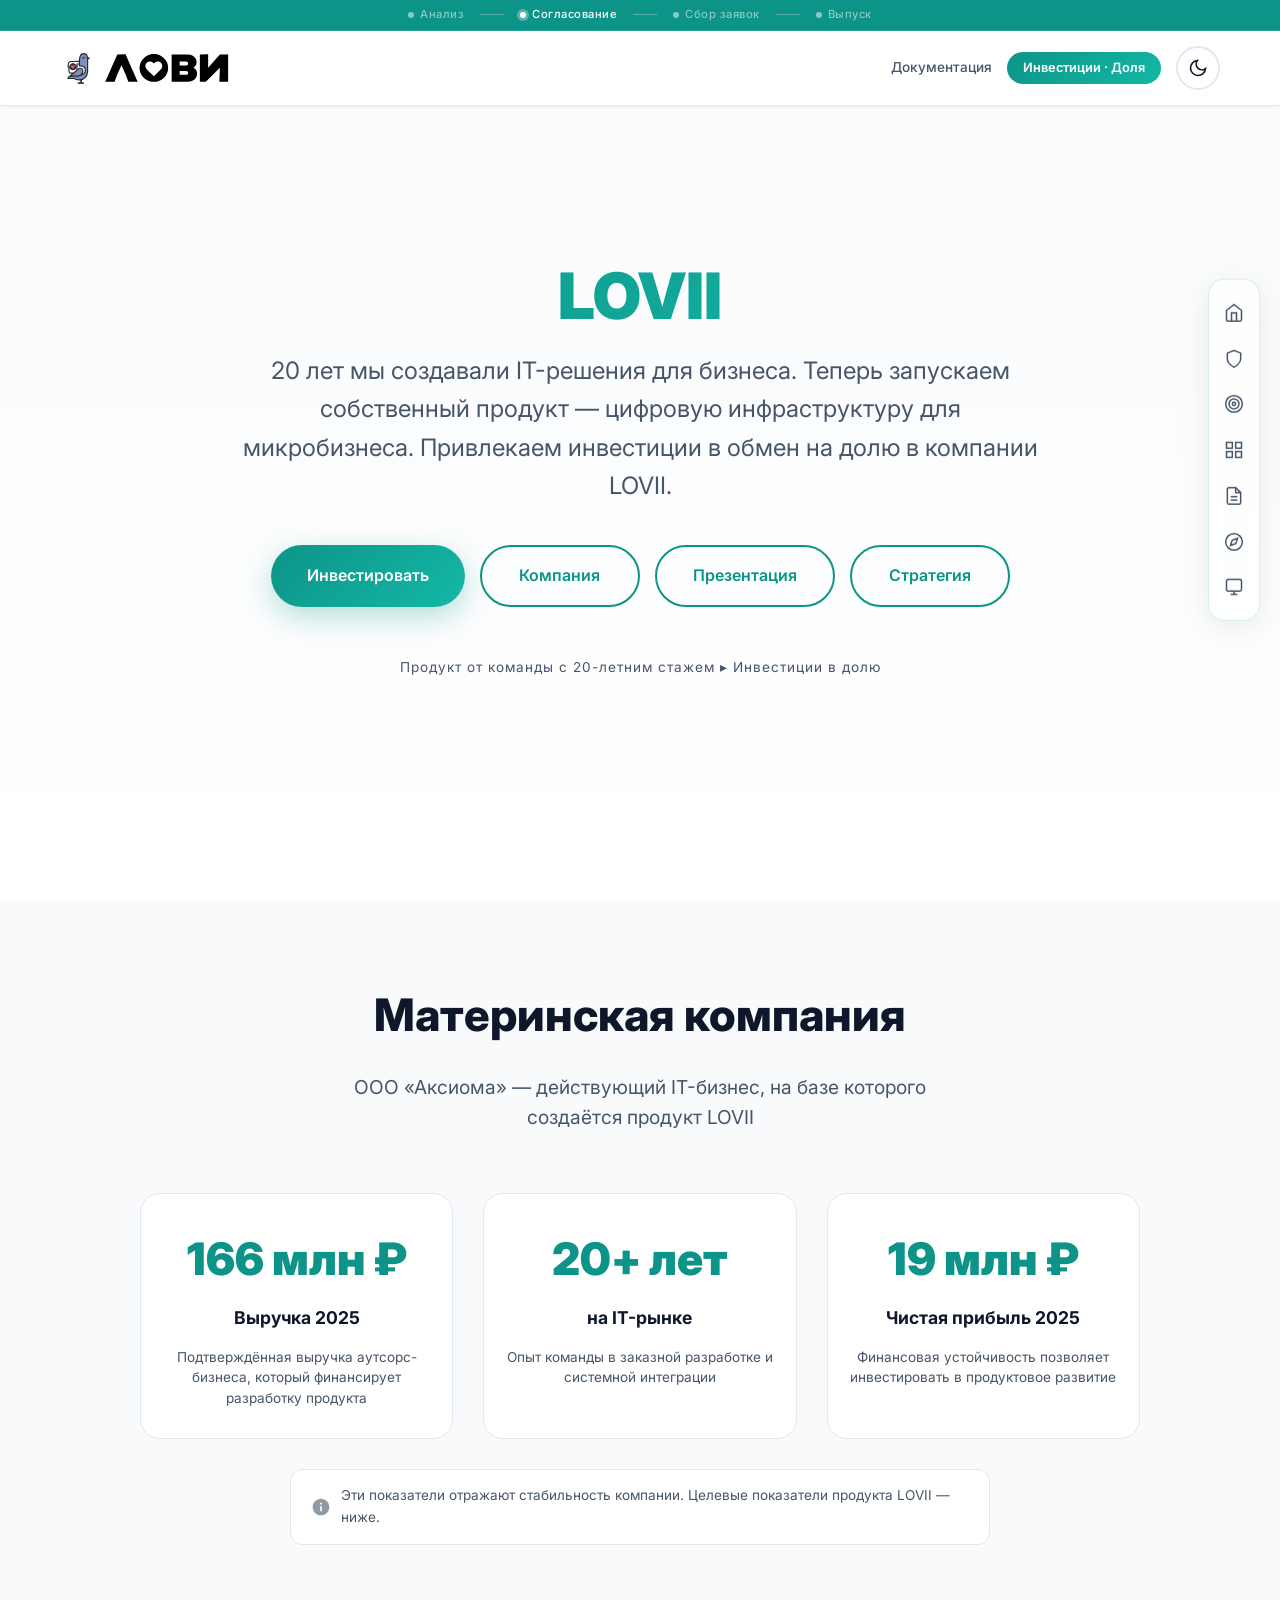
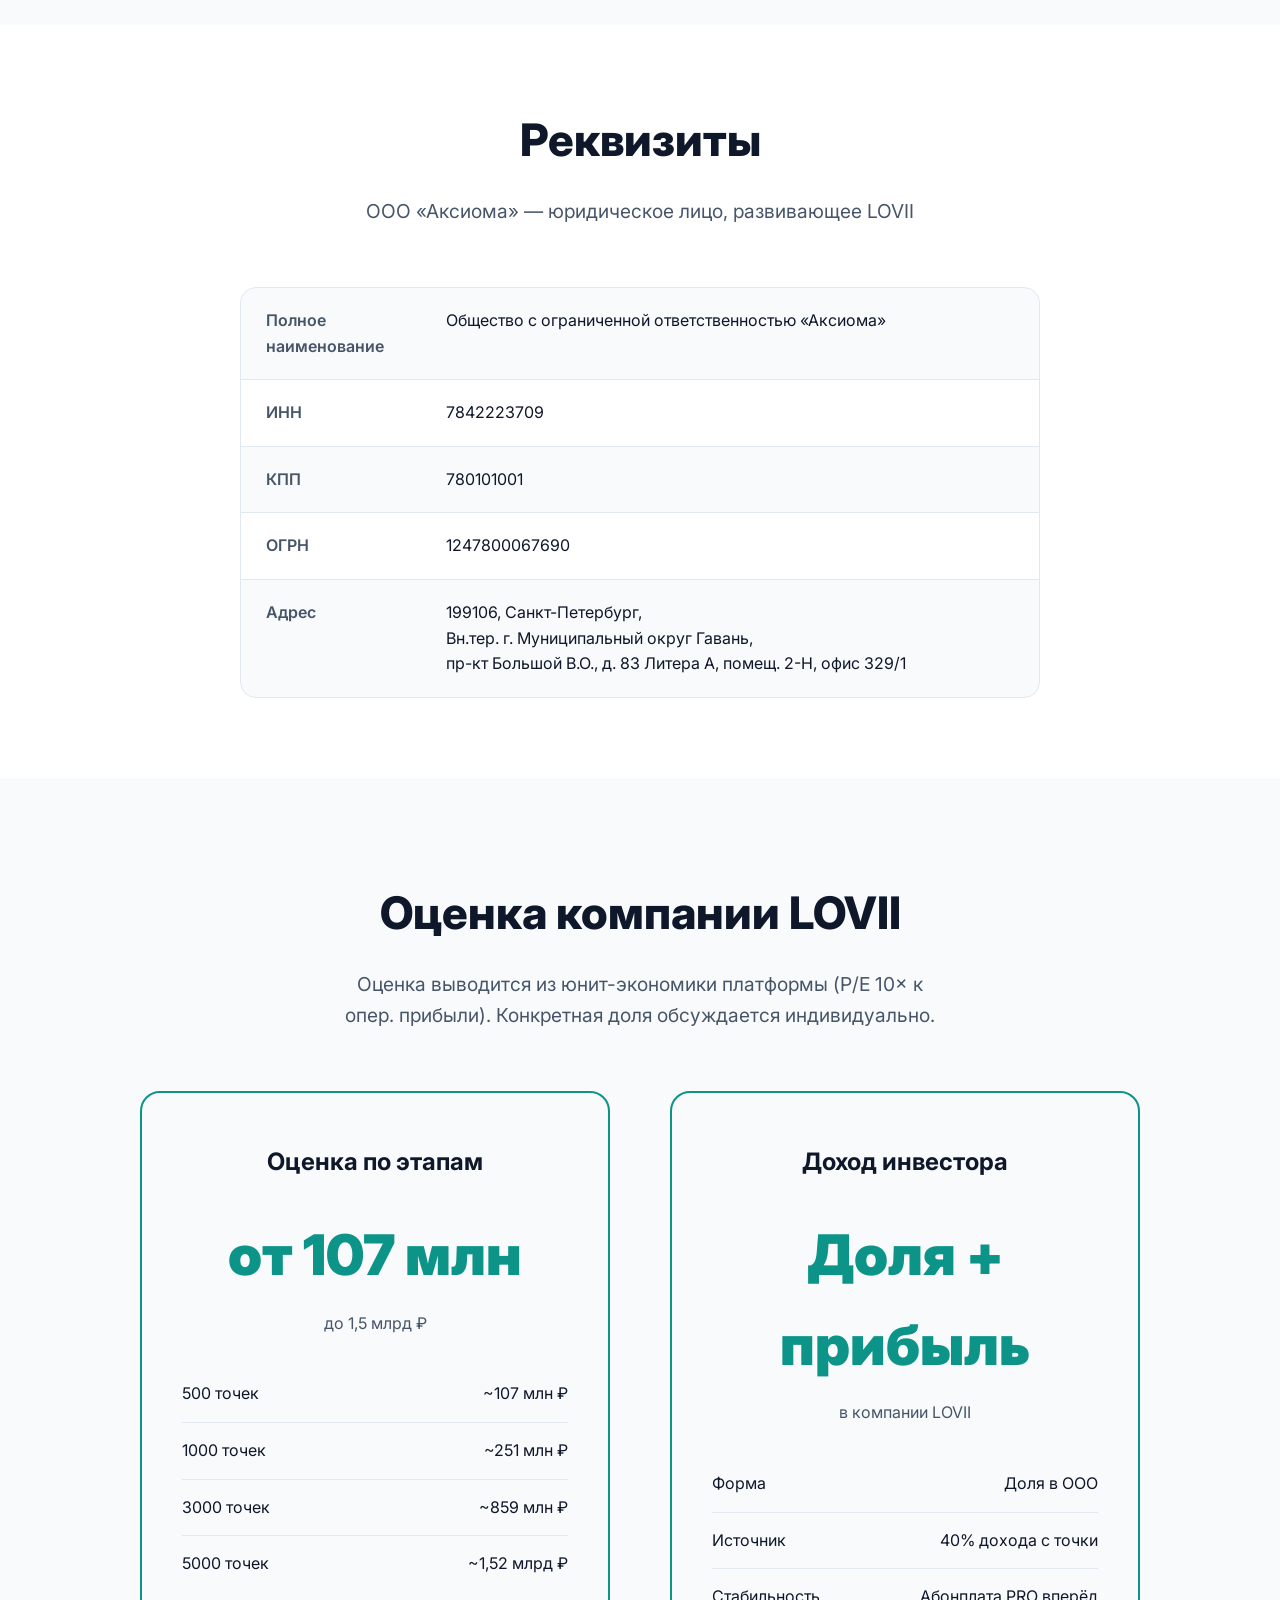
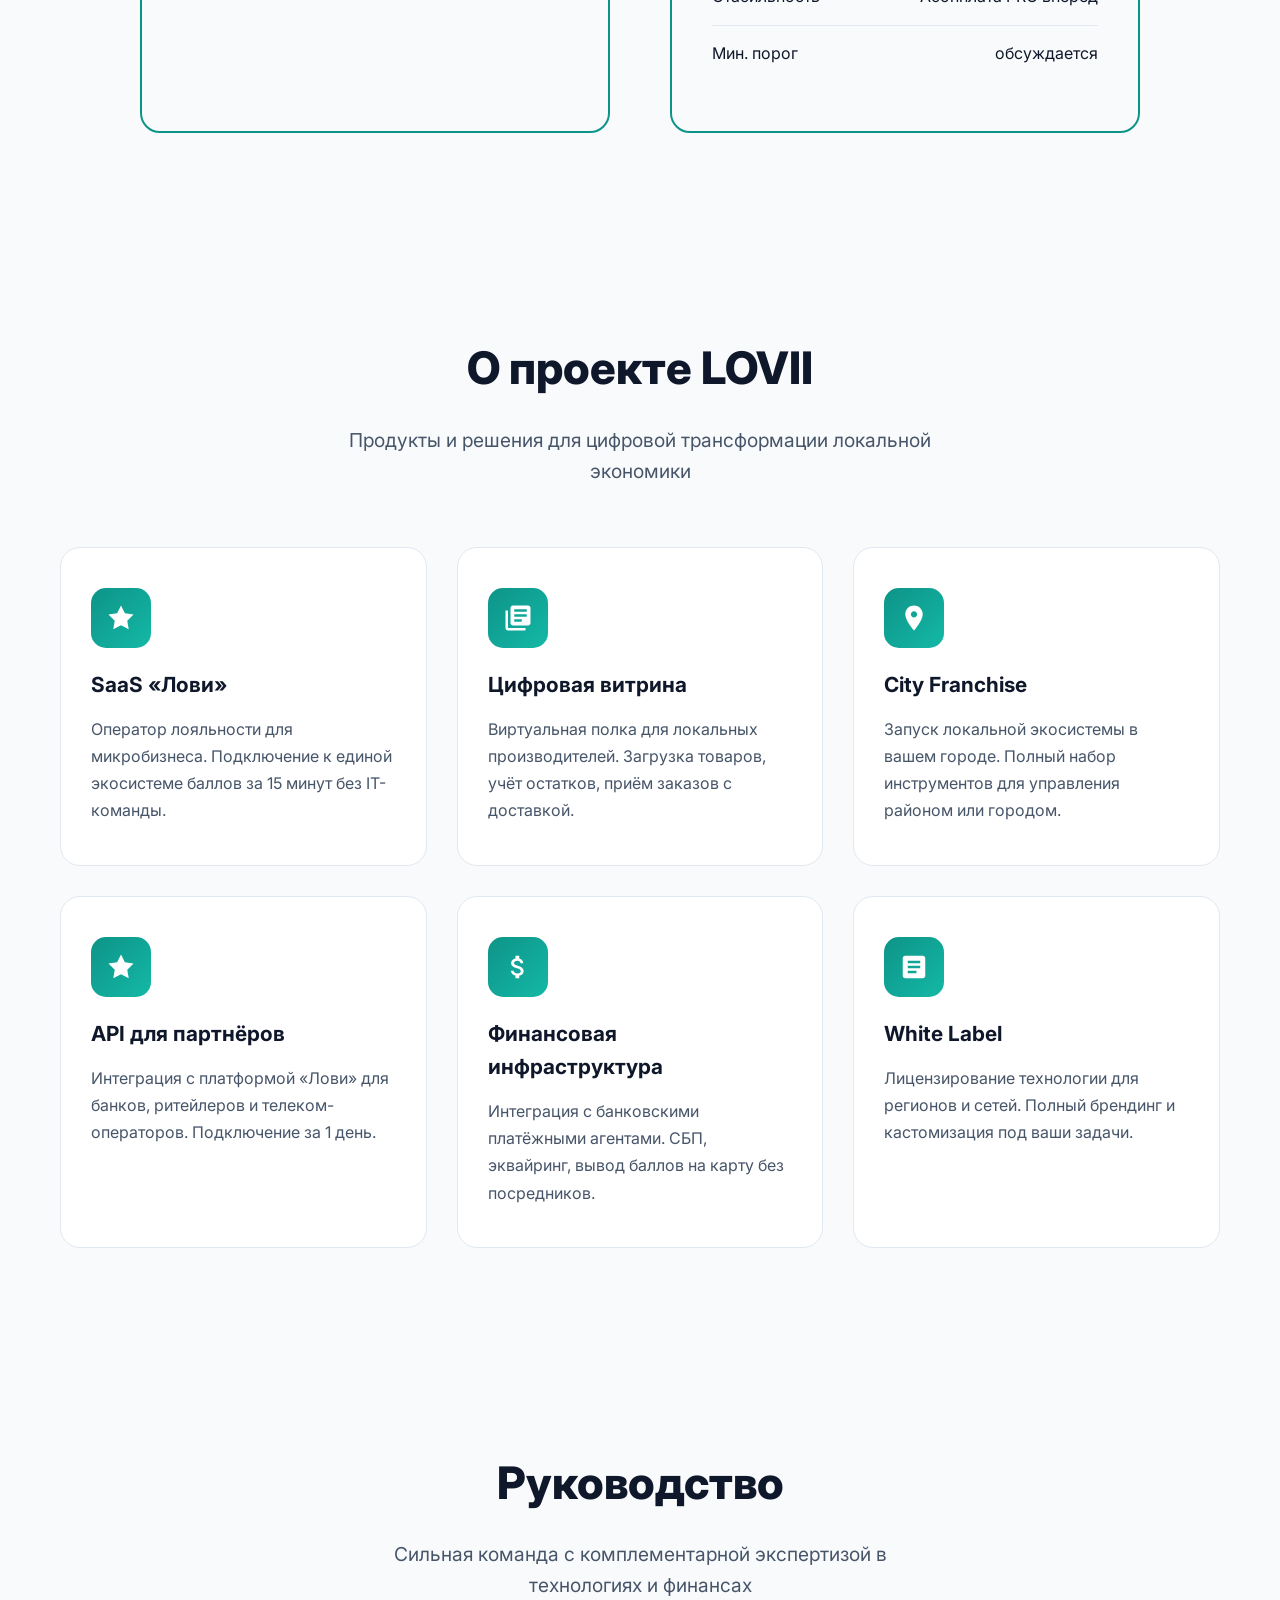
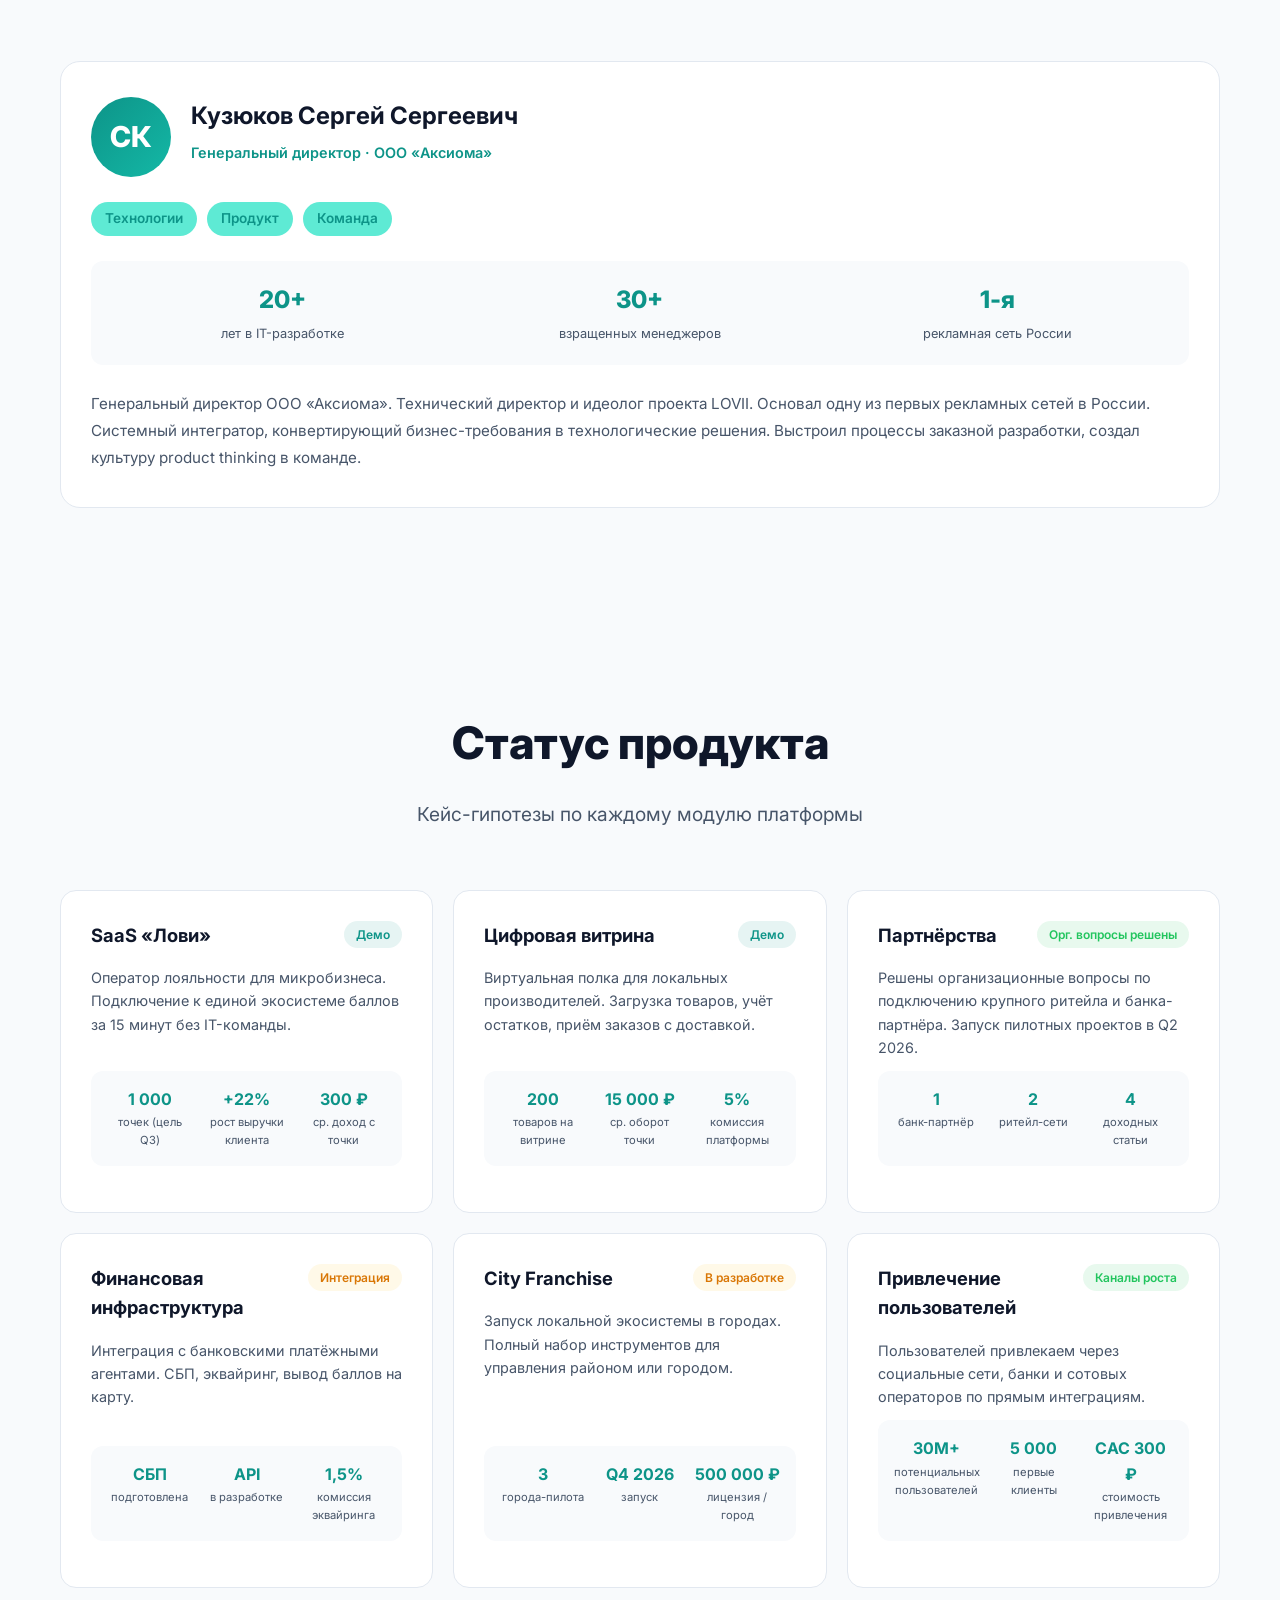
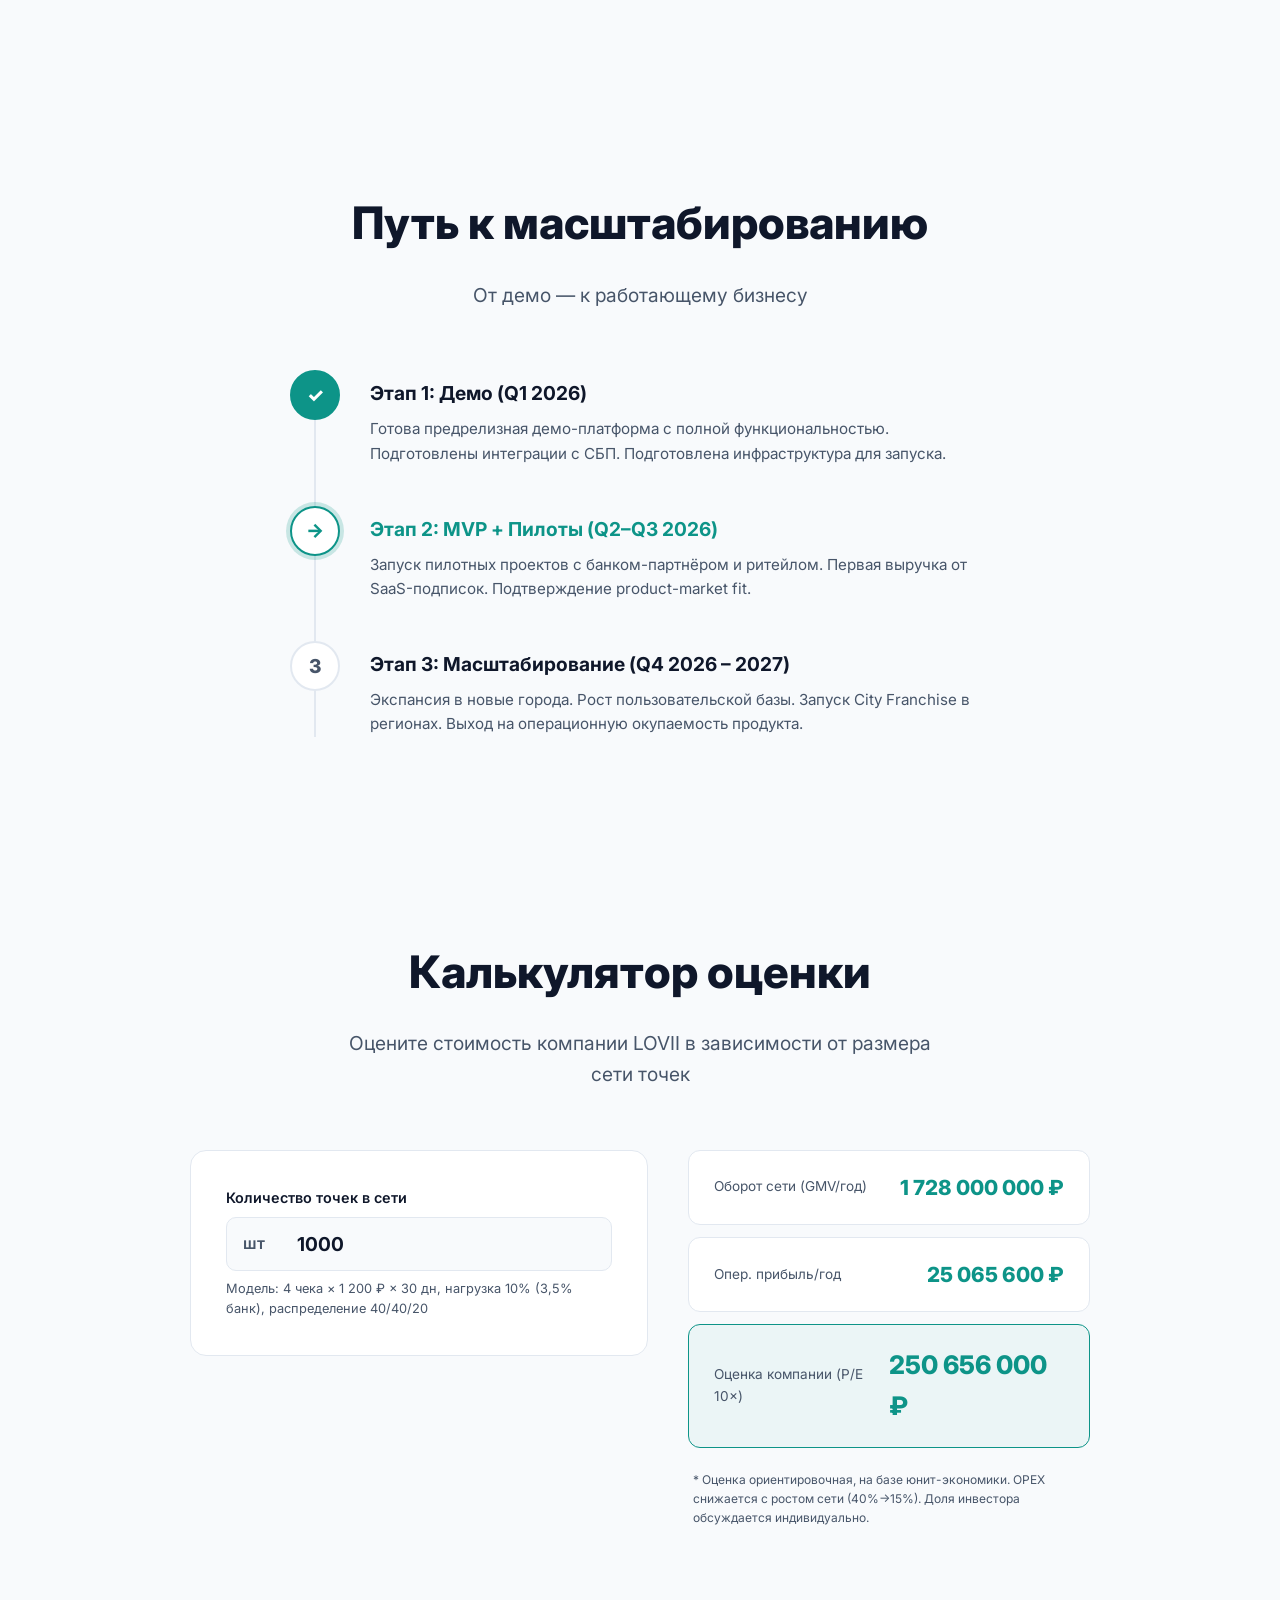
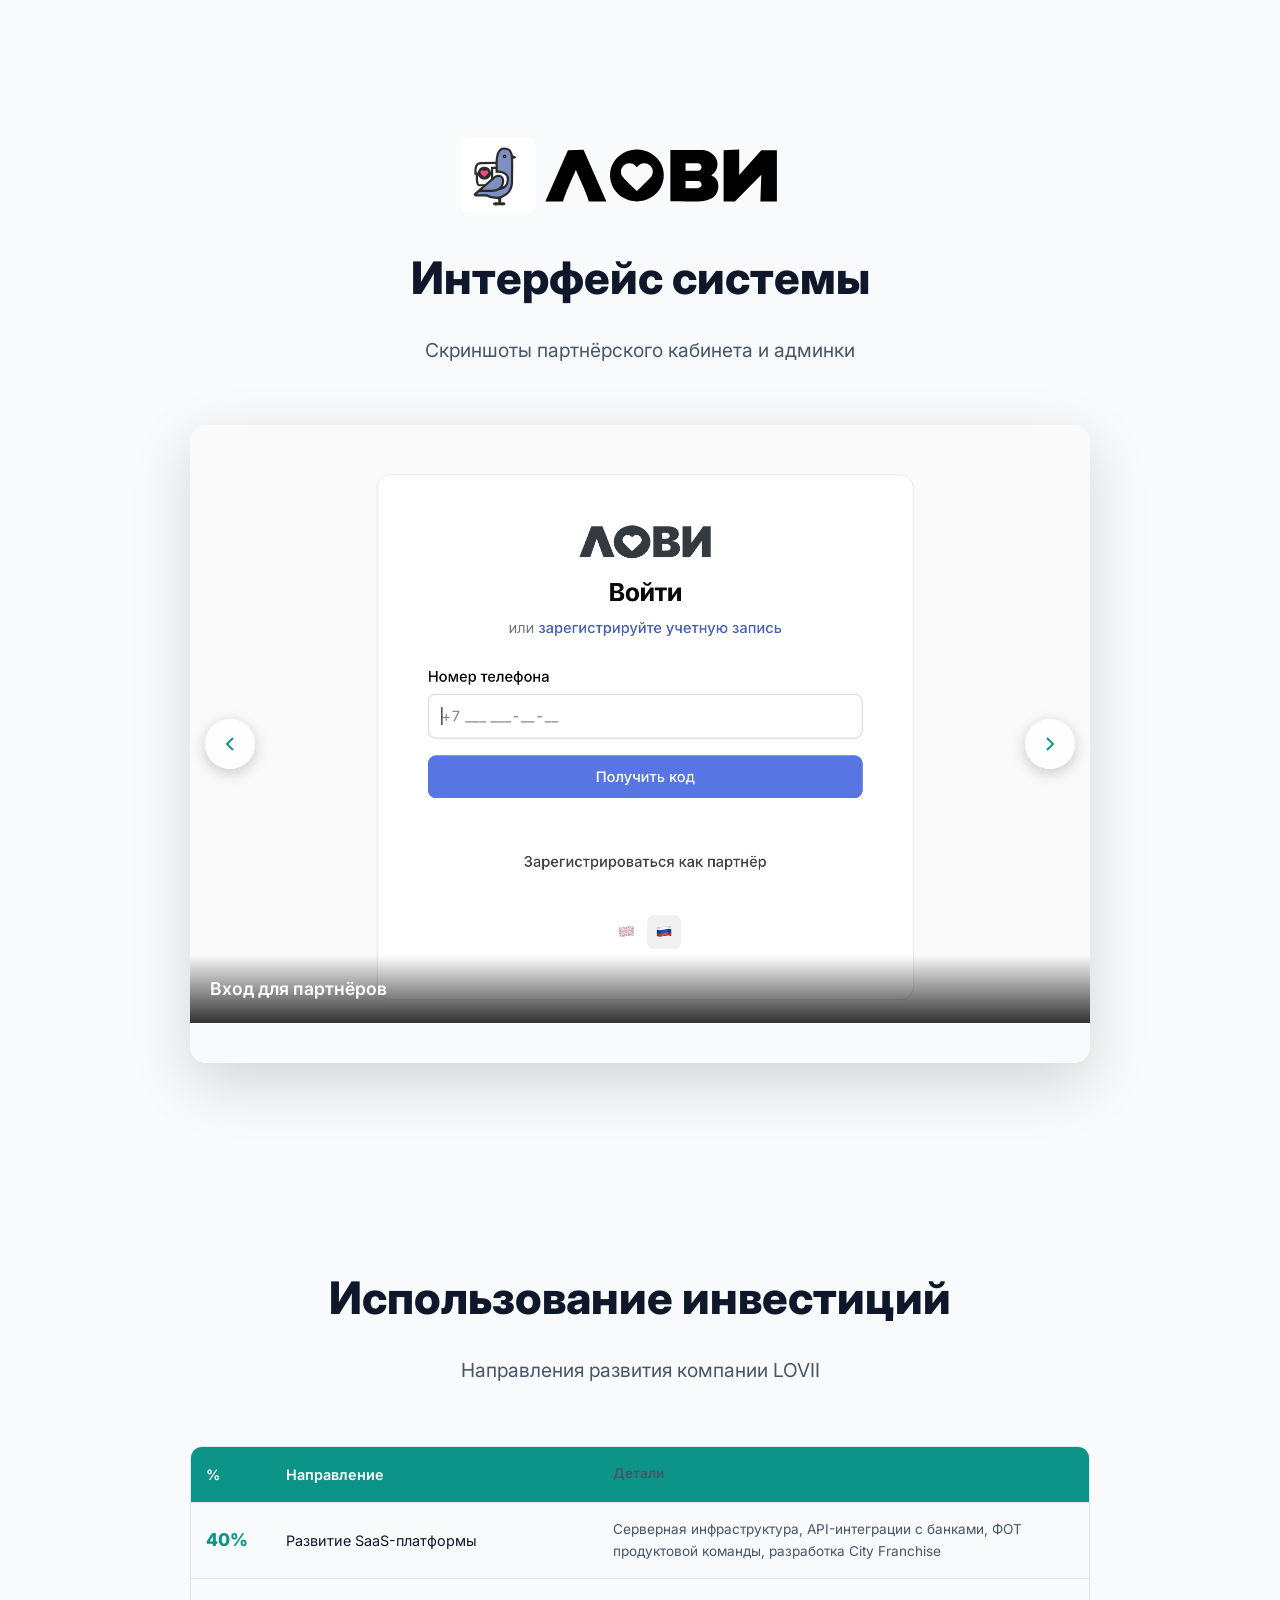
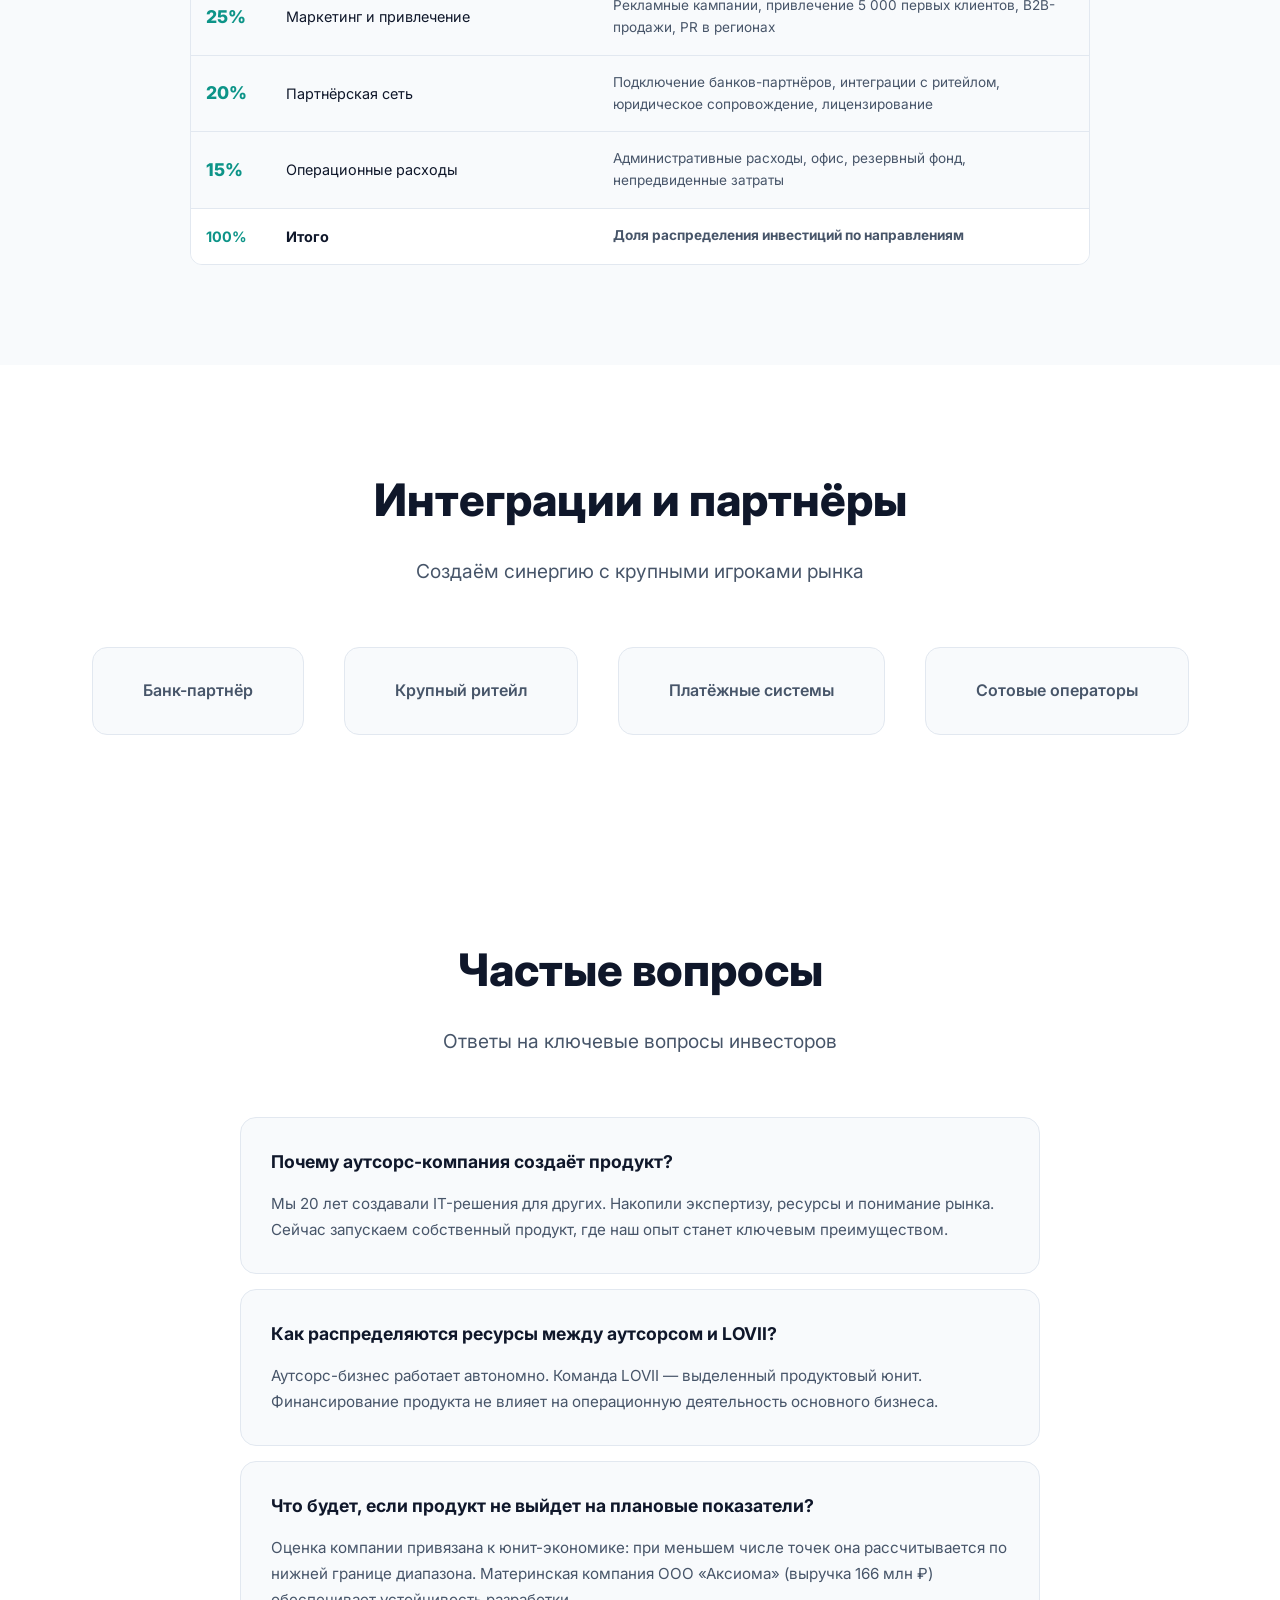
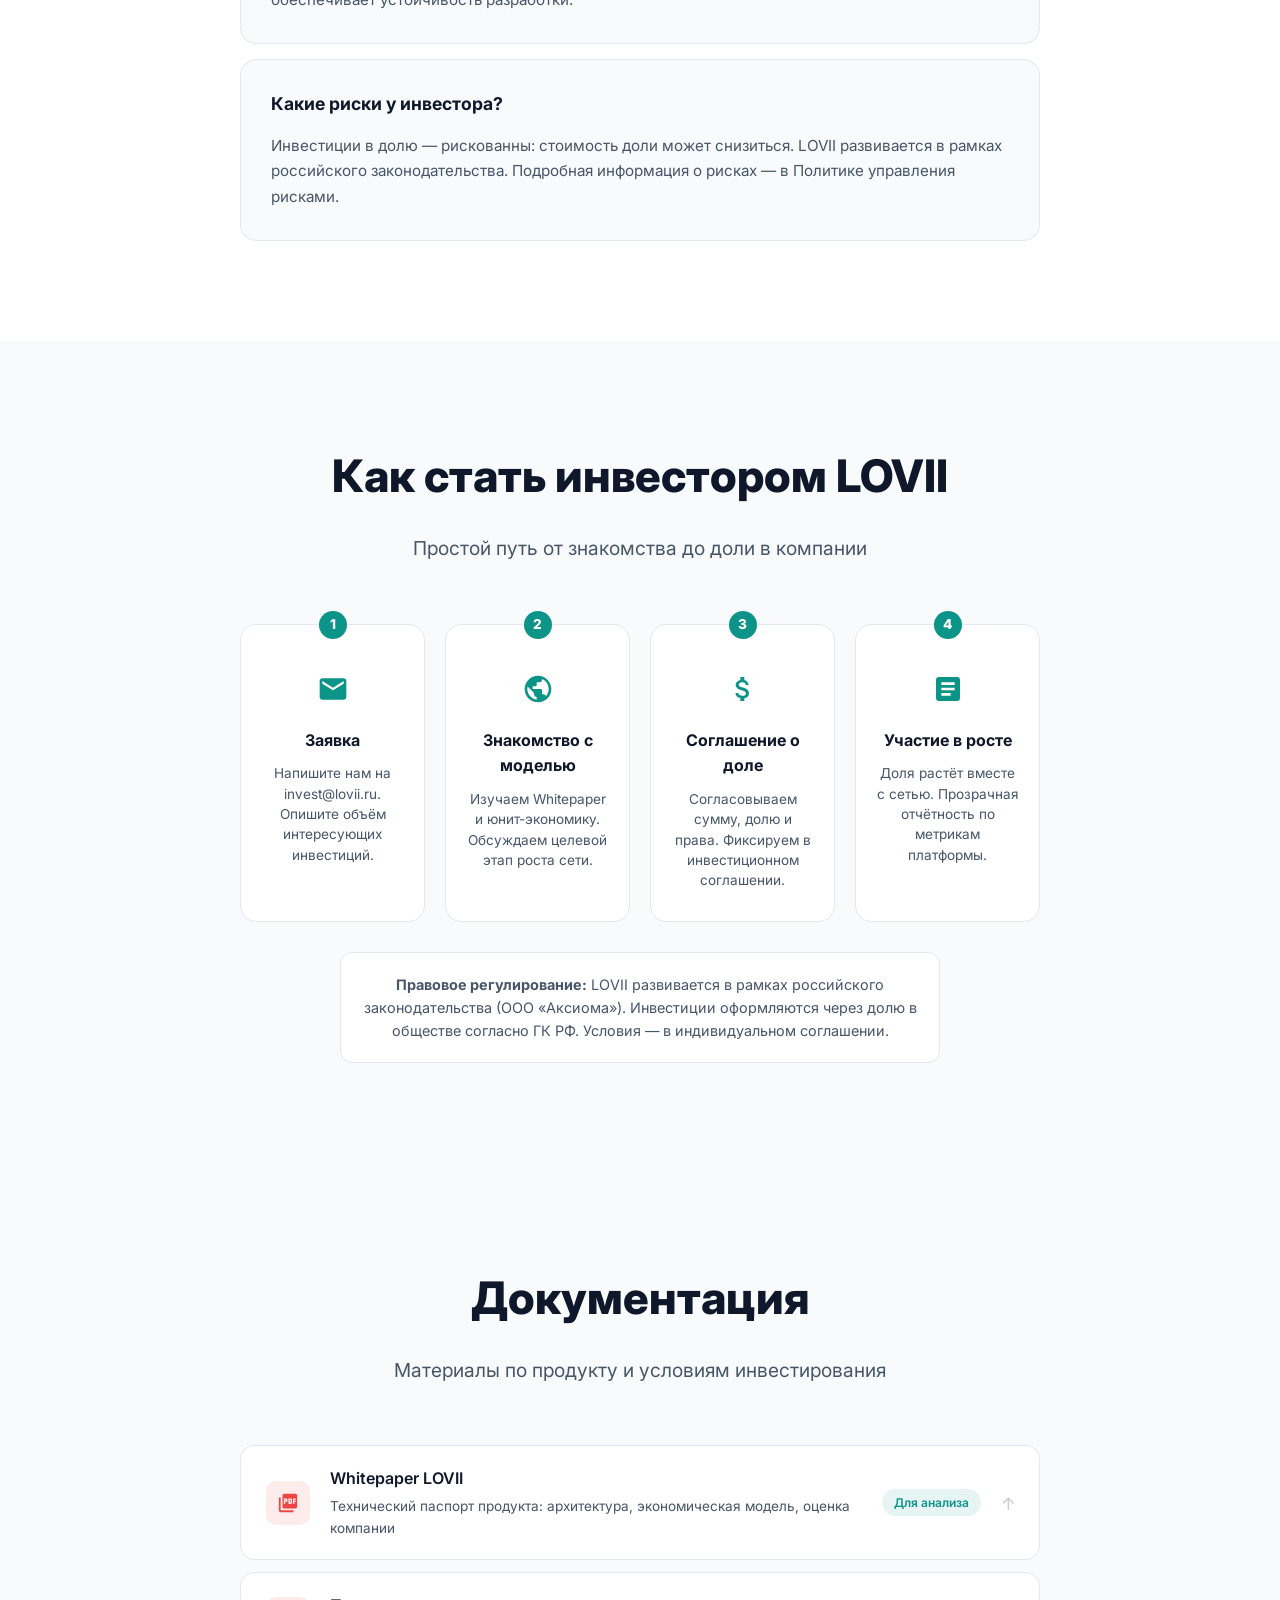
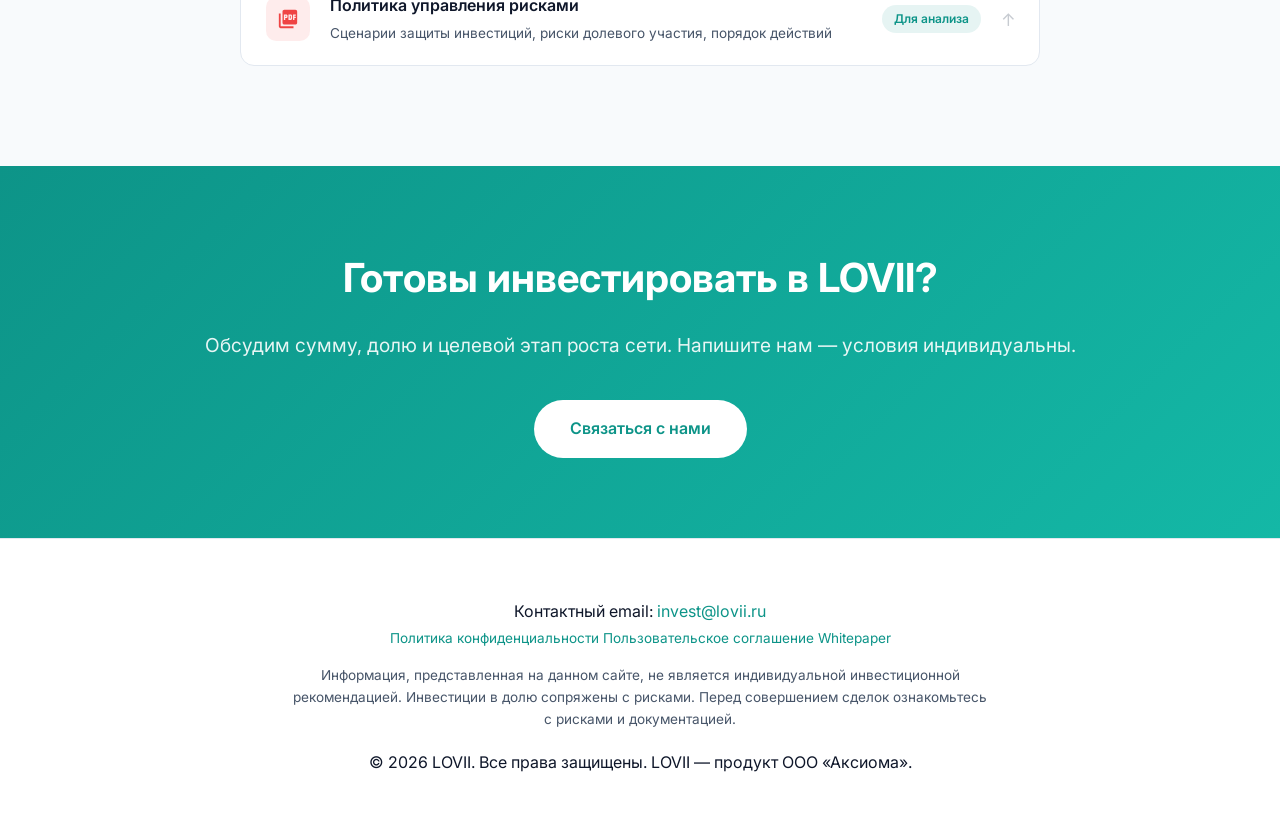
<file: index.html>
<!DOCTYPE html>
<html lang="ru">
<head>
    <meta charset="UTF-8">
    <meta name="viewport" content="width=device-width, initial-scale=1.0, viewport-fit=cover">
    <link rel="icon" type="image/svg+xml" href="favicon.svg">
    <link rel="apple-touch-icon" href="apple-touch-icon.png">

    <title>LOVII — Инвестиции в долю · Цифровая инфраструктура локальной экономики</title>
    <meta name="description" content="Инвестируйте в LOVII — цифровую инфраструктуру локальной экономики. Привлекаем инвестиции в обмен на долю в компании. Оценка выводится из юнит-экономики платформы.">
    <!-- Open Graph / Social -->
    <meta property="og:type" content="website">
    <meta property="og:url" content="https://invest.lovii.ru/">
    <meta property="og:title" content="LOVII — Инвестиции в долю · Цифровая инфраструктура локальной экономики">
    <meta property="og:description" content="Инвестируйте в LOVII — цифровую инфраструктуру локальной экономики. Привлекаем инвестиции в обмен на долю в компании.">
    <meta property="og:image" content="https://invest.lovii.ru/og-image.svg">
    <meta property="og:image:width" content="1024">
    <meta property="og:image:height" content="1024">
    <meta name="twitter:card" content="summary_large_image">
    <meta name="twitter:title" content="LOVII — Инвестиции в долю · Цифровая инфраструктура локальной экономики">
    <meta name="twitter:description" content="Инвестируйте в LOVII — цифровую инфраструктуру локальной экономики. Привлекаем инвестиции в обмен на долю в компании.">
    <meta name="twitter:image" content="https://invest.lovii.ru/og-image.svg">
    <link rel="preconnect" href="https://fonts.googleapis.com">    <link rel="preconnect" href="https://fonts.gstatic.com" crossorigin>
    <meta http-equiv="Cache-Control" content="no-cache, no-store, must-revalidate">
    <meta http-equiv="Pragma" content="no-cache">
    <meta http-equiv="Expires" content="0">
    <link href="https://fonts.googleapis.com/css2?family=Inter:wght@300;400;500;600;700;800;900&display=swap" rel="stylesheet">
    <link rel="stylesheet" href="css/site.css?v=5">
    <link rel="stylesheet" href="css/home.css?v=5">
    </head>
<body>
    <header class="header">
        <div class="status-bar">
            <span class="status-step">
                <span class="step-dot"></span>
                <span class="status-label">Анализ</span>
            </span>
            <span class="step-line"></span>
            <span class="status-step active">
                <span class="step-dot"></span>
                <span class="status-label">Согласование</span>
            </span>
            <span class="step-line"></span>
            <span class="status-step">
                <span class="step-dot"></span>
                <span class="status-label">Сбор заявок</span>
            </span>
            <span class="step-line"></span>
            <span class="status-step">
                <span class="step-dot"></span>
                <span class="status-label">Выпуск</span>
            </span>
        </div>
        <div class="header-inner">
            <a href="#" class="logo">
                <img src="img/logos/lovii-logo.svg" alt="LOVII" class="logo-light">
                <img src="img/logos/lovii-logo_dark.svg" alt="LOVII" class="logo-dark">
            </a>
            <div class="header-actions">
                <a href="#docs" class="header-link">Документация</a>
                <span class="header-badge">Инвестиции · Доля</span>
                <button class="header-hamburger" id="header-hamburger" aria-label="Открыть меню" aria-expanded="false">
                    <svg viewBox="0 0 24 24" fill="none" stroke="currentColor" stroke-width="2">
                        <path d="M3 12h18M3 6h18M3 18h18"></path>
                    </svg>
                </button>
                <button class="theme-toggle" id="theme-toggle" aria-label="Переключить тему">
                    <svg class="theme-icon sun" viewBox="0 0 24 24" fill="none" stroke="currentColor" stroke-width="2">
                        <circle cx="12" cy="12" r="5"></circle>
                        <path d="M12 1v2M12 21v2M4.22 4.22l1.42 1.42M18.36 18.36l1.42 1.42M1 12h2M21 12h2M4.22 19.78l1.42-1.42M18.36 5.64l1.42-1.42"></path>
                    </svg>
                    <svg class="theme-icon moon" viewBox="0 0 24 24" fill="none" stroke="currentColor" stroke-width="2">
                        <path d="M21 12.79A9 9 0 1 1 11.21 3 7 7 0 0 0 21 12.79z"></path>
                    </svg>
                </button>
            </div>
        </div>
    </header>

    <section class="hero">
        <div class="hero-content">
            <h1 class="hero-title">LOVII</h1>
            <p class="hero-subtitle">20 лет мы создавали IT-решения для бизнеса. Теперь запускаем собственный продукт — цифровую инфраструктуру для микробизнеса. Привлекаем инвестиции в обмен на долю в компании LOVII.</p>
            <div class="hero-buttons">
                <a href="#targets" class="btn btn-primary">Инвестировать</a>
                <a href="#issuer" class="btn btn-secondary">Компания</a>
                <a href="presentation/" class="btn btn-secondary">Презентация</a>
                <a href="strategy/" class="btn btn-secondary">Стратегия</a>
            </div>
        <div class="hero-outro">Продукт от команды с 20-летним стажем ▸ Инвестиции в долю</div>
        </div>
    </section>

    <section id="issuer" class="issuer-section">
        <div class="container">
            <div class="section-header">
                <h2 class="section-title">Материнская компания</h2>
                <p class="section-subtitle">ООО «Аксиома» — действующий IT-бизнес, на базе которого создаётся продукт LOVII</p>
            </div>
            <div class="issuer-grid">
                <div class="issuer-card">
                    <div class="issuer-value">166 млн ₽</div>
                    <div class="issuer-label">Выручка 2025</div>
                    <div class="issuer-desc">Подтверждённая выручка аутсорс-бизнеса, который финансирует разработку продукта</div>
                </div>
                <div class="issuer-card">
                    <div class="issuer-value">20+ лет</div>
                    <div class="issuer-label">на IT-рынке</div>
                    <div class="issuer-desc">Опыт команды в заказной разработке и системной интеграции</div>
                </div>
                <div class="issuer-card">
                    <div class="issuer-value">19 млн ₽</div>
                    <div class="issuer-label">Чистая прибыль 2025</div>
                    <div class="issuer-desc">Финансовая устойчивость позволяет инвестировать в продуктовое развитие</div>
                </div>
            </div>
            <div class="issuer-note">
                <svg viewBox="0 0 24 24" width="20" height="20"><path fill="currentColor" d="M12 2C6.48 2 2 6.48 2 12s4.48 10 10 10 10-4.48 10-10S17.52 2 12 2zm1 15h-2v-6h2v6zm0-8h-2V7h2v2z"/></svg>
                <span>Эти показатели отражают стабильность компании. Целевые показатели продукта LOVII — ниже.</span>
            </div>
        </div>
    </section>

    <section id="details" class="details-section">
        <div class="container">
            <div class="section-header">
                <h2 class="section-title">Реквизиты</h2>
                <p class="section-subtitle">ООО «Аксиома» — юридическое лицо, развивающее LOVII</p>
            </div>
            <div class="details-card">
                <div class="details-row">
                    <span class="details-label">Полное наименование</span>
                    <span class="details-value">Общество с ограниченной ответственностью «Аксиома»</span>
                </div>
                <div class="details-row">
                    <span class="details-label">ИНН</span>
                    <span class="details-value">7842223709</span>
                </div>
                <div class="details-row">
                    <span class="details-label">КПП</span>
                    <span class="details-value">780101001</span>
                </div>
                <div class="details-row">
                    <span class="details-label">ОГРН</span>
                    <span class="details-value">1247800067690</span>
                </div>
                <div class="details-row">
                    <span class="details-label">Адрес</span>
                    <span class="details-value">199106, Санкт-Петербург,<br>Вн.тер. г. Муниципальный округ Гавань,<br>пр-кт Большой В.О., д. 83 Литера А, помещ. 2-Н, офис 329/1</span>
                </div>
            </div>
        </div>
    </section>

    <section id="targets" class="targets-section">
        <div class="container">
            <div class="section-header">
                <h2 class="section-title">Оценка компании LOVII</h2>
                <p class="section-subtitle">Оценка выводится из юнит-экономики платформы (P/E 10× к опер. прибыли). Конкретная доля обсуждается индивидуально.</p>
            </div>
            <div class="investment-grid">
                <div class="investment-card">
                    <h3>Оценка по этапам</h3>
                    <div class="investment-value">от 107 млн</div>
                    <p class="investment-label">до 1,5 млрд ₽</p>
                    <div class="investment-details">
                        <div>
                            <span>500 точек</span>
                            <span>~107 млн ₽</span>
                        </div>
                        <div>
                            <span>1000 точек</span>
                            <span>~251 млн ₽</span>
                        </div>
                        <div>
                            <span>3000 точек</span>
                            <span>~859 млн ₽</span>
                        </div>
                        <div>
                            <span>5000 точек</span>
                            <span>~1,52 млрд ₽</span>
                        </div>
                    </div>
                </div>

                <div class="investment-card">
                    <h3>Доход инвестора</h3>
                    <div class="investment-value">Доля + прибыль</div>
                    <p class="investment-label">в компании LOVII</p>
                    <div class="investment-details">
                        <div>
                            <span>Форма</span>
                            <span>Доля в ООО</span>
                        </div>
                        <div>
                            <span>Источник</span>
                            <span>40% дохода с точки</span>
                        </div>
                        <div>
                            <span>Стабильность</span>
                            <span>Абонплата PRO вперёд</span>
                        </div>
                        <div>
                            <span>Мин. порог</span>
                            <span>обсуждается</span>
                        </div>
                    </div>
                </div>
            </div>
        </div>
    </section>

    <section id="about">
        <div class="container">
            <div class="section-header">
                <h2 class="section-title">О проекте LOVII</h2>
                <p class="section-subtitle">Продукты и решения для цифровой трансформации локальной экономики</p>
            </div>

            <div class="cards-grid">
                <div class="card">
                    <div class="card-icon">
                        <svg viewBox="0 0 24 24"><path d="M12 2l3.09 6.26L22 9.27l-5 4.87 1.18 6.88L12 17.77l-6.18 3.25L7 14.14 2 9.27l6.91-1.01L12 2z"/></svg>
                    </div>
                    <h3 class="card-title">SaaS «Лови»</h3>
                    <p class="card-text">Оператор лояльности для микробизнеса. Подключение к единой экосистеме баллов за 15 минут без IT-команды.</p>
                </div>

                <div class="card">
                    <div class="card-icon">
                        <svg viewBox="0 0 24 24"><path d="M4 6H2v14c0 1.1.9 2 2 2h14v-2H4V6zm16-4H8c-1.1 0-2 .9-2 2v12c0 1.1.9 2 2 2h12c1.1 0 2-.9 2-2V4c0-1.1-.9-2-2-2zm-1 9H9V9h10v2zm-4 4H9v-2h6v2zm4-8H9V5h10v2z"/></svg>
                    </div>
                    <h3 class="card-title">Цифровая витрина</h3>
                    <p class="card-text">Виртуальная полка для локальных производителей. Загрузка товаров, учёт остатков, приём заказов с доставкой.</p>
                </div>

                <div class="card">
                    <div class="card-icon">
                        <svg viewBox="0 0 24 24"><path d="M12 2C8.13 2 5 5.13 5 9c0 5.25 7 13 7 13s7-7.75 7-13c0-3.87-3.13-7-7-7zm0 9.5c-1.38 0-2.5-1.12-2.5-2.5s1.12-2.5 2.5-2.5 2.5 1.12 2.5 2.5-1.12 2.5-2.5 2.5z"/></svg>
                    </div>
                    <h3 class="card-title">City Franchise</h3>
                    <p class="card-text">Запуск локальной экосистемы в вашем городе. Полный набор инструментов для управления районом или городом.</p>
                </div>

                <div class="card">
                    <div class="card-icon">
                        <svg viewBox="0 0 24 24"><path d="M12 2l3.09 6.26L22 9.27l-5 4.87 1.18 6.88L12 17.77l-6.18 3.25L7 14.14 2 9.27l6.91-1.01L12 2z"/></svg>
                    </div>
                    <h3 class="card-title">API для партнёров</h3>
                    <p class="card-text">Интеграция с платформой «Лови» для банков, ритейлеров и телеком-операторов. Подключение за 1 день.</p>
                </div>

                <div class="card">
                    <div class="card-icon">
                        <svg viewBox="0 0 24 24"><path d="M11.8 10.9c-2.27-.59-3-1.2-3-2.15 0-1.09 1.01-1.85 2.7-1.85 1.78 0 2.44.85 2.5 2.1h2.21c-.07-1.72-1.12-3.3-3.21-3.81V3h-3v2.16c-1.94.42-3.5 1.68-3.5 3.61 0 2.31 1.91 3.46 4.7 4.13 2.5.6 3 1.48 3 2.41 0 .69-.49 1.79-2.7 1.79-2.06 0-2.87-.92-2.98-2.1h-2.2c.12 2.19 1.76 3.42 3.68 3.83V21h3v-2.15c1.95-.37 3.5-1.5 3.5-3.55 0-2.84-2.43-3.81-4.7-4.4z"/></svg>
                    </div>
                    <h3 class="card-title">Финансовая инфраструктура</h3>
                    <p class="card-text">Интеграция с банковскими платёжными агентами. СБП, эквайринг, вывод баллов на карту без посредников.</p>
                </div>

                <div class="card">
                    <div class="card-icon">
                        <svg viewBox="0 0 24 24"><path d="M19 3H5c-1.1 0-2 .9-2 2v14c0 1.1.9 2 2 2h14c1.1 0 2-.9 2-2V5c0-1.1-.9-2-2-2zm-5 14H7v-2h7v2zm3-4H7v-2h10v2zm0-4H7V7h10v2z"/></svg>
                    </div>
                    <h3 class="card-title">White Label</h3>
                    <p class="card-text">Лицензирование технологии для регионов и сетей. Полный брендинг и кастомизация под ваши задачи.</p>
                </div>
            </div>
        </div>
    </section>

    <section id="team" class="about">
        <div class="container">
            <div class="section-header">
                <h2 class="section-title">Руководство</h2>
                <p class="section-subtitle">Сильная команда с комплементарной экспертизой в технологиях и финансах</p>
            </div>

            <div class="cards-grid">
                <div class="card team-card-full">
                    <div class="team-header">
                        <div class="team-avatar-large">СК</div>
                        <div class="team-info">
                            <h3 class="team-name">Кузюков Сергей Сергеевич</h3>
                            <p class="team-role">Генеральный директор · ООО «Аксиома»</p>
                        </div>
                    </div>
                    <div class="team-expertise">
                        <span class="expertise-tag">Технологии</span>
                        <span class="expertise-tag">Продукт</span>
                        <span class="expertise-tag">Команда</span>
                    </div>
                    <div class="team-achievements">
                        <div class="achievement">
                            <span class="achievement-value">20+</span>
                            <span class="achievement-label">лет в IT-разработке</span>
                        </div>
                        <div class="achievement">
                            <span class="achievement-value">30+</span>
                            <span class="achievement-label">взращенных менеджеров</span>
                        </div>
                        <div class="achievement">
                            <span class="achievement-value">1-я</span>
                            <span class="achievement-label">рекламная сеть России</span>
                        </div>
                    </div>
                    <p class="team-bio">
                        Генеральный директор ООО «Аксиома». Технический директор и идеолог проекта LOVII. Основал одну из первых рекламных сетей в России. Системный интегратор, конвертирующий бизнес-требования в технологические решения. Выстроил процессы заказной разработки, создал культуру product thinking в команде.
                    </p>
                </div>
            </div>
        </div>
    </section>

    <section id="product">
        <div class="container">
            <div class="section-header">
                <h2 class="section-title">Статус продукта</h2>
                <p class="section-subtitle">Кейс-гипотезы по каждому модулю платформы</p>
            </div>

            <div class="case-grid">
                <div class="case-card">
                    <div class="case-header">
                        <h3>SaaS «Лови»</h3>
                        <span class="case-status demo">Демо</span>
                    </div>
                    <div class="case-body">
                        <p>Оператор лояльности для микробизнеса. Подключение к единой экосистеме баллов за 15 минут без IT-команды.</p>
                        <div class="case-metrics">
                            <div class="case-metric">
                                <span class="cm-value">1 000</span>
                                <span class="cm-label">точек (цель Q3)</span>
                            </div>
                            <div class="case-metric">
                                <span class="cm-value">+22%</span>
                                <span class="cm-label">рост выручки клиента</span>
                            </div>
                            <div class="case-metric">
                                <span class="cm-value">300 ₽</span>
                                <span class="cm-label">ср. доход с точки</span>
                            </div>
                        </div>
                    </div>
                </div>

                <div class="case-card">
                    <div class="case-header">
                        <h3>Цифровая витрина</h3>
                        <span class="case-status demo">Демо</span>
                    </div>
                    <div class="case-body">
                        <p>Виртуальная полка для локальных производителей. Загрузка товаров, учёт остатков, приём заказов с доставкой.</p>
                        <div class="case-metrics">
                            <div class="case-metric">
                                <span class="cm-value">200</span>
                                <span class="cm-label">товаров на витрине</span>
                            </div>
                            <div class="case-metric">
                                <span class="cm-value">15 000 ₽</span>
                                <span class="cm-label">ср. оборот точки</span>
                            </div>
                            <div class="case-metric">
                                <span class="cm-value">5%</span>
                                <span class="cm-label">комиссия платформы</span>
                            </div>
                        </div>
                    </div>
                </div>

                <div class="case-card">
                    <div class="case-header">
                        <h3>Партнёрства</h3>
                        <span class="case-status ready">Орг. вопросы решены</span>
                    </div>
                    <div class="case-body">
                        <p>Решены организационные вопросы по подключению крупного ритейла и банка-партнёра. Запуск пилотных проектов в Q2 2026.</p>
                        <div class="case-metrics">
                            <div class="case-metric">
                                <span class="cm-value">1</span>
                                <span class="cm-label">банк-партнёр</span>
                            </div>
                            <div class="case-metric">
                                <span class="cm-value">2</span>
                                <span class="cm-label">ритейл-сети</span>
                            </div>
                            <div class="case-metric">
                                <span class="cm-value">4</span>
                                <span class="cm-label">доходных статьи</span>
                            </div>
                        </div>
                    </div>
                </div>

                <div class="case-card">
                    <div class="case-header">
                        <h3>Финансовая инфраструктура</h3>
                        <span class="case-status dev">Интеграция</span>
                    </div>
                    <div class="case-body">
                        <p>Интеграция с банковскими платёжными агентами. СБП, эквайринг, вывод баллов на карту.</p>
                        <div class="case-metrics">
                            <div class="case-metric">
                                <span class="cm-value">СБП</span>
                                <span class="cm-label">подготовлена</span>
                            </div>
                            <div class="case-metric">
                                <span class="cm-value">API</span>
                                <span class="cm-label">в разработке</span>
                            </div>
                            <div class="case-metric">
                                <span class="cm-value">1,5%</span>
                                <span class="cm-label">комиссия эквайринга</span>
                            </div>
                        </div>
                    </div>
                </div>

                <div class="case-card">
                    <div class="case-header">
                        <h3>City Franchise</h3>
                        <span class="case-status dev">В разработке</span>
                    </div>
                    <div class="case-body">
                        <p>Запуск локальной экосистемы в городах. Полный набор инструментов для управления районом или городом.</p>
                        <div class="case-metrics">
                            <div class="case-metric">
                                <span class="cm-value">3</span>
                                <span class="cm-label">города-пилота</span>
                            </div>
                            <div class="case-metric">
                                <span class="cm-value">Q4 2026</span>
                                <span class="cm-label">запуск</span>
                            </div>
                            <div class="case-metric">
                                <span class="cm-value">500 000 ₽</span>
                                <span class="cm-label">лицензия / город</span>
                            </div>
                        </div>
                    </div>
                </div>

                <div class="case-card">
                    <div class="case-header">
                        <h3>Привлечение пользователей</h3>
                        <span class="case-status ready">Каналы роста</span>
                    </div>
                    <div class="case-body">
                        <p>Пользователей привлекаем через социальные сети, банки и сотовых операторов по прямым интеграциям.</p>
                        <div class="case-metrics">
                            <div class="case-metric">
                                <span class="cm-value">30M+</span>
                                <span class="cm-label">потенциальных пользователей</span>
                            </div>
                            <div class="case-metric">
                                <span class="cm-value">5 000</span>
                                <span class="cm-label">первые клиенты</span>
                            </div>
                            <div class="case-metric">
                                <span class="cm-value">CAC 300 ₽</span>
                                <span class="cm-label">стоимость привлечения</span>
                            </div>
                        </div>
                    </div>
                </div>
            </div>
        </div>
    </section>

    <section id="roadmap" class="roadmap-section">
        <div class="container">
            <div class="section-header">
                <h2 class="section-title">Путь к масштабированию</h2>
                <p class="section-subtitle">От демо — к работающему бизнесу</p>
            </div>
            <div class="roadmap">
                <div class="roadmap-item completed">
                    <div class="roadmap-marker">✓</div>
                    <div class="roadmap-content">
                        <h3>Этап 1: Демо (Q1 2026)</h3>
                        <p>Готова предрелизная демо-платформа с полной функциональностью. Подготовлены интеграции с СБП. Подготовлена инфраструктура для запуска.</p>
                    </div>
                </div>
                <div class="roadmap-item active">
                    <div class="roadmap-marker">→</div>
                    <div class="roadmap-content">
                        <h3>Этап 2: MVP + Пилоты (Q2–Q3 2026)</h3>
                        <p>Запуск пилотных проектов с банком-партнёром и ритейлом. Первая выручка от SaaS-подписок. Подтверждение product-market fit.</p>
                    </div>
                </div>
                <div class="roadmap-item">
                    <div class="roadmap-marker">3</div>
                    <div class="roadmap-content">
                        <h3>Этап 3: Масштабирование (Q4 2026 – 2027)</h3>
                        <p>Экспансия в новые города. Рост пользовательской базы. Запуск City Franchise в регионах. Выход на операционную окупаемость продукта.</p>
                    </div>
                </div>
            </div>
        </div>
    </section>

    <section id="calculator" class="calc-section">
        <div class="container">
            <div class="section-header">
                <h2 class="section-title">Калькулятор оценки</h2>
                <p class="section-subtitle">Оцените стоимость компании LOVII в зависимости от размера сети точек</p>
            </div>
            <div class="calc-layout">
                <div class="calc-form">
                    <label for="store-count">Количество точек в сети</label>
                    <div class="input-group">
                        <span>шт</span>
                        <input type="number" id="store-count" value="1000" min="100" step="100">
                    </div>
                    <div style="font-size:0.8rem;color:var(--text-secondary);margin-top:-12px;">Модель: 4 чека × 1 200 ₽ × 30 дн, нагрузка 10% (3,5% банк), распределение 40/40/20</div>
                </div>
                <div class="calc-results" id="calc-results">
                    <div class="calc-result-item">
                        <span class="crl-label">Оборот сети (GMV/год)</span>
                        <span class="crl-value" id="calc-gmv">—</span>
                    </div>
                    <div class="calc-result-item">
                        <span class="crl-label">Опер. прибыль/год</span>
                        <span class="crl-value" id="calc-profit">—</span>
                    </div>
                    <div class="calc-result-item highlight">
                        <span class="crl-label">Оценка компании (P/E 10×)</span>
                        <span class="crl-value" id="calc-valuation">—</span>
                    </div>
                    <div style="font-size:0.75rem;color:var(--text-secondary);padding:10px 5px;">* Оценка ориентировочная, на базе юнит-экономики. OPEX снижается с ростом сети (40%→15%). Доля инвестора обсуждается индивидуально.</div>
                </div>
            </div>
        </div>
    </section>

    <section id="screenshots">
        <div class="container">
            <div class="section-header">
                <div class="screenshots-logo">
                    <img src="img/logos/lovii-logo.svg" alt="LOVII" class="logo-light">
                    <img src="img/logos/lovii-logo_dark.svg" alt="LOVII" class="logo-dark">
                </div>
                <h2 class="section-title">Интерфейс системы</h2>
                <p class="section-subtitle">Скриншоты партнёрского кабинета и админки</p>
            </div>

            <div class="carousel">
                <div class="carousel-track">
                    <div class="carousel-slide">
                        <img src="screens/1.png" alt="Вход для партнёров">
                        <div class="carousel-caption">Вход для партнёров</div>
                    </div>
                    <div class="carousel-slide">
                        <img src="screens/2.png" alt="Кабинет партнёра">
                        <div class="carousel-caption">Кабинет партнёра</div>
                    </div>
                    <div class="carousel-slide">
                        <img src="screens/3.png" alt="Кабинет партнёра">
                        <div class="carousel-caption">Кабинет партнёра</div>
                    </div>
                    <div class="carousel-slide">
                        <img src="screens/4.png" alt="Админка">
                        <div class="carousel-caption">Админка: список ритейлеров</div>
                    </div>
                    <div class="carousel-slide">
                        <img src="screens/5.webp" alt="Финтех система">
                        <div class="carousel-caption">Финтех система: платежи и выплаты</div>
                    </div>
                </div>
                <button class="carousel-btn prev" aria-label="Предыдущий">
                    <svg viewBox="0 0 24 24"><path d="M15 18l-6-6 6-6" stroke="currentColor" stroke-width="2" fill="none"/></svg>
                </button>
                <button class="carousel-btn next" aria-label="Следующий">
                    <svg viewBox="0 0 24 24"><path d="M9 18l6-6-6-6" stroke="currentColor" stroke-width="2" fill="none"/></svg>
                </button>
                <div class="carousel-dots"></div>
            </div>
        </div>
    </section>

    <section id="funds">
        <div class="container">
            <div class="section-header">
                <h2 class="section-title">Использование инвестиций</h2>
                <p class="section-subtitle">Направления развития компании LOVII</p>
            </div>

            <div class="funds-table">
                <div class="funds-row funds-header">
                    <div class="funds-col col-pct">%</div>
                    <div class="funds-col col-desc">Направление</div>
                    <div class="funds-col col-detail">Детали</div>
                </div>
                <div class="funds-row">
                    <div class="funds-col col-pct highlight">40%</div>
                    <div class="funds-col col-desc">Развитие SaaS-платформы</div>
                    <div class="funds-col col-detail">Серверная инфраструктура, API-интеграции с банками, ФОТ продуктовой команды, разработка City Franchise</div>
                </div>
                <div class="funds-row">
                    <div class="funds-col col-pct highlight">25%</div>
                    <div class="funds-col col-desc">Маркетинг и привлечение</div>
                    <div class="funds-col col-detail">Рекламные кампании, привлечение 5 000 первых клиентов, B2B-продажи, PR в регионах</div>
                </div>
                <div class="funds-row">
                    <div class="funds-col col-pct highlight">20%</div>
                    <div class="funds-col col-desc">Партнёрская сеть</div>
                    <div class="funds-col col-detail">Подключение банков-партнёров, интеграции с ритейлом, юридическое сопровождение, лицензирование</div>
                </div>
                <div class="funds-row">
                    <div class="funds-col col-pct highlight">15%</div>
                    <div class="funds-col col-desc">Операционные расходы</div>
                    <div class="funds-col col-detail">Административные расходы, офис, резервный фонд, непредвиденные затраты</div>
                </div>
                <div class="funds-row funds-total">
                    <div class="funds-col col-pct">100%</div>
                    <div class="funds-col col-desc">Итого</div>
                    <div class="funds-col col-detail">Доля распределения инвестиций по направлениям</div>
                </div>
            </div>
        </div>
    </section>

    <section class="partners">
        <div class="container">
            <div class="section-header">
                <h2 class="section-title">Интеграции и партнёры</h2>
                <p class="section-subtitle">Создаём синергию с крупными игроками рынка</p>
            </div>

            <div class="partners-grid">
                <div class="partner-item">Банк-партнёр</div>
                <div class="partner-item">Крупный ритейл</div>
                <div class="partner-item">Платёжные системы</div>
                <div class="partner-item">Сотовые операторы</div>
            </div>
        </div>
    </section>

    <section id="faq" class="faq-section">
        <div class="container">
            <div class="section-header">
                <h2 class="section-title">Частые вопросы</h2>
                <p class="section-subtitle">Ответы на ключевые вопросы инвесторов</p>
            </div>
            <div class="faq-grid">
                <div class="faq-item">
                    <h3>Почему аутсорс-компания создаёт продукт?</h3>
                    <p>Мы 20 лет создавали IT-решения для других. Накопили экспертизу, ресурсы и понимание рынка. Сейчас запускаем собственный продукт, где наш опыт станет ключевым преимуществом.</p>
                </div>
                <div class="faq-item">
                    <h3>Как распределяются ресурсы между аутсорсом и LOVII?</h3>
                    <p>Аутсорс-бизнес работает автономно. Команда LOVII — выделенный продуктовый юнит. Финансирование продукта не влияет на операционную деятельность основного бизнеса.</p>
                </div>
                <div class="faq-item">
                    <h3>Что будет, если продукт не выйдет на плановые показатели?</h3>
                    <p>Оценка компании привязана к юнит-экономике: при меньшем числе точек она рассчитывается по нижней границе диапазона. Материнская компания ООО «Аксиома» (выручка 166 млн ₽) обеспечивает устойчивость разработки.</p>
                </div>
                <div class="faq-item">
                    <h3>Какие риски у инвестора?</h3>
                    <p>Инвестиции в долю — рискованны: стоимость доли может снизиться. LOVII развивается в рамках российского законодательства. Подробная информация о рисках — в Политике управления рисками.</p>
                </div>
            </div>
        </div>
    </section>

    <section id="onboarding" class="onboarding">
        <div class="container">
            <div class="section-header">
                <h2 class="section-title">Как стать инвестором LOVII</h2>
                <p class="section-subtitle">Простой путь от знакомства до доли в компании</p>
            </div>
            <div class="onboarding-steps">
                <div class="step-card">
                    <div class="step-icon">
                        <svg viewBox="0 0 24 24"><path d="M20 4H4c-1.1 0-2 .9-2 2v12c0 1.1.9 2 2 2h16c1.1 0 2-.9 2-2V6c0-1.1-.9-2-2-2zm0 4l-8 5-8-5V6l8 5 8-5v2z"/></svg>
                    </div>
                    <h4>Заявка</h4>
                    <p>Напишите нам на invest@lovii.ru. Опишите объём интересующих инвестиций.</p>
                </div>
                <div class="step-card">
                    <div class="step-icon">
                        <svg viewBox="0 0 24 24"><path d="M12 2C6.48 2 2 6.48 2 12s4.48 10 10 10 10-4.48 10-10S17.52 2 12 2zm-1 17.93c-3.95-.49-7-3.85-7-7.93 0-.62.08-1.21.21-1.79L9 15v1c0 1.1.9 2 2 2v1.93zm6.9-2.54c-.26-.81-1-1.39-1.9-1.39h-1v-3c0-.55-.45-1-1-1H8v-2h2c.55 0 1-.45 1-1V7h2c1.1 0 2-.9 2-2v-.41c2.93 1.19 5 4.06 5 7.41 0 2.08-.8 3.97-2.1 5.39z"/></svg>
                    </div>
                    <h4>Знакомство с моделью</h4>
                    <p>Изучаем Whitepaper и юнит-экономику. Обсуждаем целевой этап роста сети.</p>
                </div>
                <div class="step-card">
                    <div class="step-icon">
                        <svg viewBox="0 0 24 24"><path d="M11.8 10.9c-2.27-.59-3-1.2-3-2.15 0-1.09 1.01-1.85 2.7-1.85 1.78 0 2.44.85 2.5 2.1h2.21c-.07-1.72-1.12-3.3-3.21-3.81V3h-3v2.16c-1.94.42-3.5 1.68-3.5 3.61 0 2.31 1.91 3.46 4.7 4.13 2.5.6 3 1.48 3 2.41 0 .69-.49 1.79-2.7 1.79-2.06 0-2.87-.92-2.98-2.1h-2.2c.12 2.19 1.76 3.42 3.68 3.83V21h3v-2.15c1.95-.37 3.5-1.5 3.5-3.55 0-2.84-2.43-3.81-4.7-4.4z"/></svg>
                    </div>
                    <h4>Соглашение о доле</h4>
                    <p>Согласовываем сумму, долю и права. Фиксируем в инвестиционном соглашении.</p>
                </div>
                <div class="step-card">
                    <div class="step-icon">
                        <svg viewBox="0 0 24 24"><path d="M19 3H5c-1.1 0-2 .9-2 2v14c0 1.1.9 2 2 2h14c1.1 0 2-.9 2-2V5c0-1.1-.9-2-2-2zm-5 14H7v-2h7v2zm3-4H7v-2h10v2zm0-4H7V7h10v2z"/></svg>
                    </div>
                    <h4>Участие в росте</h4>
                    <p>Доля растёт вместе с сетью. Прозрачная отчётность по метрикам платформы.</p>
                </div>
            </div>
            <div class="onboarding-note">
                <strong>Правовое регулирование:</strong> LOVII развивается в рамках российского законодательства (ООО «Аксиома»). Инвестиции оформляются через долю в обществе согласно ГК РФ. Условия — в индивидуальном соглашении.
            </div>
        </div>
    </section>

    <section id="docs" class="doc-hub">
        <div class="container">
            <div class="section-header">
                <h2 class="section-title">Документация</h2>
                <p class="section-subtitle">Материалы по продукту и условиям инвестирования</p>
            </div>
            <div class="doc-grid">
                <a href="docs/whitepaper/" class="doc-item">
                    <div class="doc-icon">
                        <svg viewBox="0 0 24 24"><path d="M20 2H8c-1.1 0-2 .9-2 2v12c0 1.1.9 2 2 2h12c1.1 0 2-.9 2-2V4c0-1.1-.9-2-2-2zm-8.5 7.5c0 .83-.67 1.5-1.5 1.5H9v2H7.5V7H10c.83 0 1.5.67 1.5 1.5v1zm5 2c0 .83-.67 1.5-1.5 1.5h-2.5V7H15c.83 0 1.5.67 1.5 1.5v3zm4-3H19v1h1.5V11H19v2h-1.5V7h3v1.5zM9 9.5h1v-1H9v1zM4 6H2v14c0 1.1.9 2 2 2h14v-2H4V6zm10 5.5h1v-3h-1v3z"/></svg>
                    </div>
                    <div class="doc-info">
                        <h4>Whitepaper LOVII</h4>
                        <p>Технический паспорт продукта: архитектура, экономическая модель, оценка компании</p>
                    </div>
                    <span class="doc-tag info">Для анализа</span>
                    <span class="doc-arrow">↗</span>
                </a>
                <a href="docs/risk-policy/" class="doc-item">
                    <div class="doc-icon">
                        <svg viewBox="0 0 24 24"><path d="M20 2H8c-1.1 0-2 .9-2 2v12c0 1.1.9 2 2 2h12c1.1 0 2-.9 2-2V4c0-1.1-.9-2-2-2zm-8.5 7.5c0 .83-.67 1.5-1.5 1.5H9v2H7.5V7H10c.83 0 1.5.67 1.5 1.5v1zm5 2c0 .83-.67 1.5-1.5 1.5h-2.5V7H15c.83 0 1.5.67 1.5 1.5v3zm4-3H19v1h1.5V11H19v2h-1.5V7h3v1.5zM9 9.5h1v-1H9v1zM4 6H2v14c0 1.1.9 2 2 2h14v-2H4V6zm10 5.5h1v-3h-1v3z"/></svg>
                    </div>
                    <div class="doc-info">
                        <h4>Политика управления рисками</h4>
                        <p>Сценарии защиты инвестиций, риски долевого участия, порядок действий</p>
                    </div>
                    <span class="doc-tag info">Для анализа</span>
                    <span class="doc-arrow">↗</span>
                </a>
            </div>
        </div>
    </section>

    <section class="cta">
        <div class="container">
            <h2>Готовы инвестировать в LOVII?</h2>
            <p>Обсудим сумму, долю и целевой этап роста сети. Напишите нам — условия индивидуальны.</p>
            <a href="mailto:invest@lovii.ru?subject=Инвестиция в долю LOVII" class="btn">Связаться с нами</a>
        </div>
    </section>

    

    <footer>
        <div class="container">
            <p>Контактный email: <a href="mailto:invest@lovii.ru" style="color: var(--accent-color);">invest@lovii.ru</a></p>
            <div class="footer-links">
                <a href="docs/privacy/" style="color: var(--accent-color);">Политика конфиденциальности</a>
                <a href="docs/terms/" style="color: var(--accent-color);">Пользовательское соглашение</a>
                <a href="docs/whitepaper/" style="color: var(--accent-color);">Whitepaper</a>
            </div>
            <p class="disclaimer">
                Информация, представленная на данном сайте, не является индивидуальной инвестиционной рекомендацией.
                Инвестиции в долю сопряжены с рисками. Перед совершением сделок ознакомьтесь с рисками и
                документацией.
            </p>
            <p style="margin-top: 20px;">© 2026 LOVII. Все права защищены. LOVII — продукт ООО «Аксиома».</p>
        </div>
    </footer>


    <div class="drawer-overlay" id="drawerOverlay">
        <div class="drawer-sheet"></div>
    </div>

    <!-- Floating Navigation -->
    <nav class="floating-nav">
        <a href="#">
            <svg viewBox="0 0 24 24"><path d="M3 9l9-7 9 7v11a2 2 0 0 1-2 2H5a2 2 0 0 1-2-2z"/><polyline points="9 22 9 12 15 12 15 22"/></svg>
            <span class="nav-label">Главная</span>
        </a>
        <a href="#issuer">
            <svg viewBox="0 0 24 24"><path d="M12 22s8-4 8-10V5l-8-3-8 3v7c0 6 8 10 8 10z"/></svg>
            <span class="nav-label">Компания</span>
        </a>
        <a href="#targets">
            <svg viewBox="0 0 24 24"><circle cx="12" cy="12" r="10"/><circle cx="12" cy="12" r="6"/><circle cx="12" cy="12" r="2"/></svg>
            <span class="nav-label">Условия</span>
        </a>
        <a href="#product">
            <svg viewBox="0 0 24 24"><rect x="3" y="3" width="7" height="7"/><rect x="14" y="3" width="7" height="7"/><rect x="14" y="14" width="7" height="7"/><rect x="3" y="14" width="7" height="7"/></svg>
            <span class="nav-label">Продукт</span>
        </a>
        <a href="#docs">
            <svg viewBox="0 0 24 24"><path d="M14 2H6a2 2 0 0 0-2 2v16a2 2 0 0 0 2 2h12a2 2 0 0 0 2-2V8z"/><polyline points="14 2 14 8 20 8"/><line x1="16" y1="13" x2="8" y2="13"/><line x1="16" y1="17" x2="8" y2="17"/></svg>
            <span class="nav-label">Документы</span>
        </a>
        <a href="strategy/">
            <svg viewBox="0 0 24 24"><circle cx="12" cy="12" r="10"/><polygon points="16.24 7.76 14.12 14.12 7.76 16.24 9.88 9.88 16.24 7.76"/></svg>
            <span class="nav-label">Стратегия</span>
        </a>
        <a href="presentation/">
            <svg viewBox="0 0 24 24"><rect x="3" y="3" width="18" height="14" rx="2" ry="2"/><line x1="8" y1="21" x2="16" y2="21"/><line x1="12" y1="17" x2="12" y2="21"/></svg>
            <span class="nav-label">Презентация</span>
        </a>
    </nav>

    <script src="js/navigation.js?v=3"></script>
    <script src="js/app.js?v=3"></script>
    <script src="js/particles.js?v=3"></script>
</body>
</html>
</file>
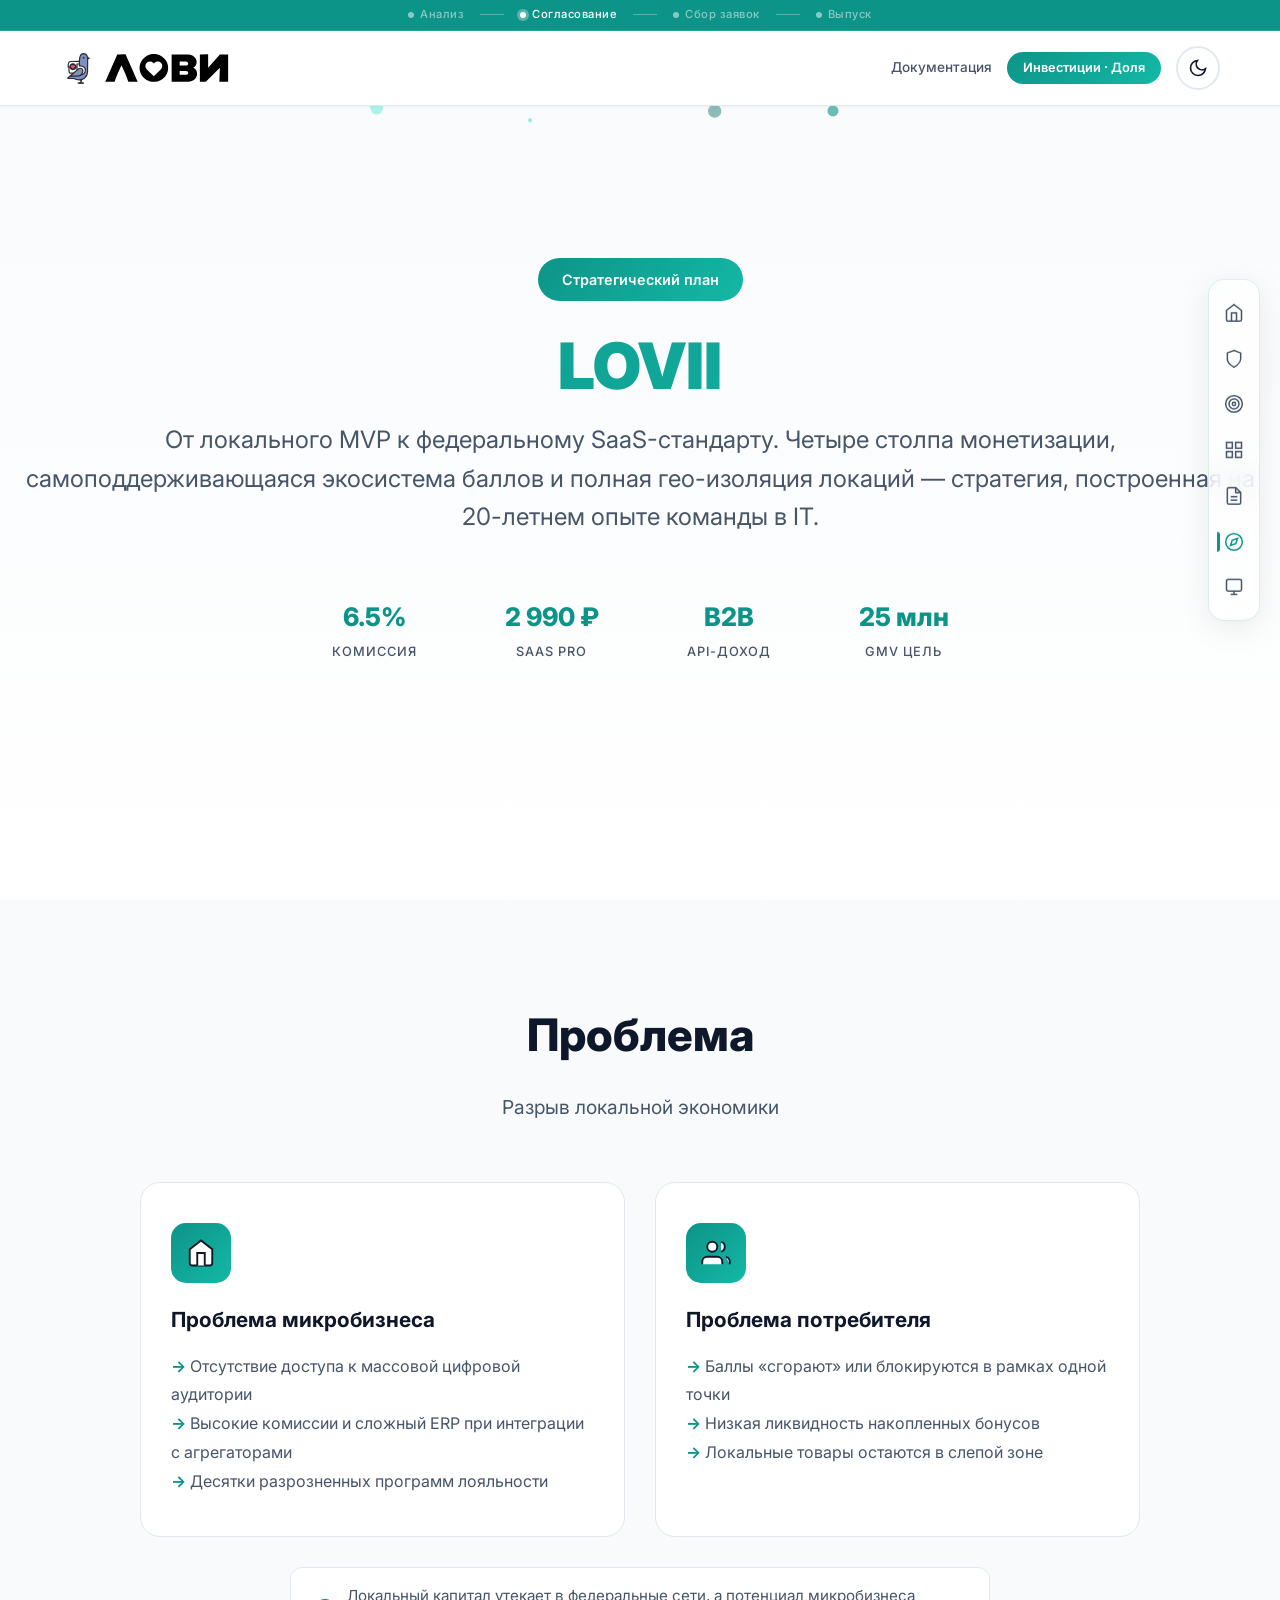
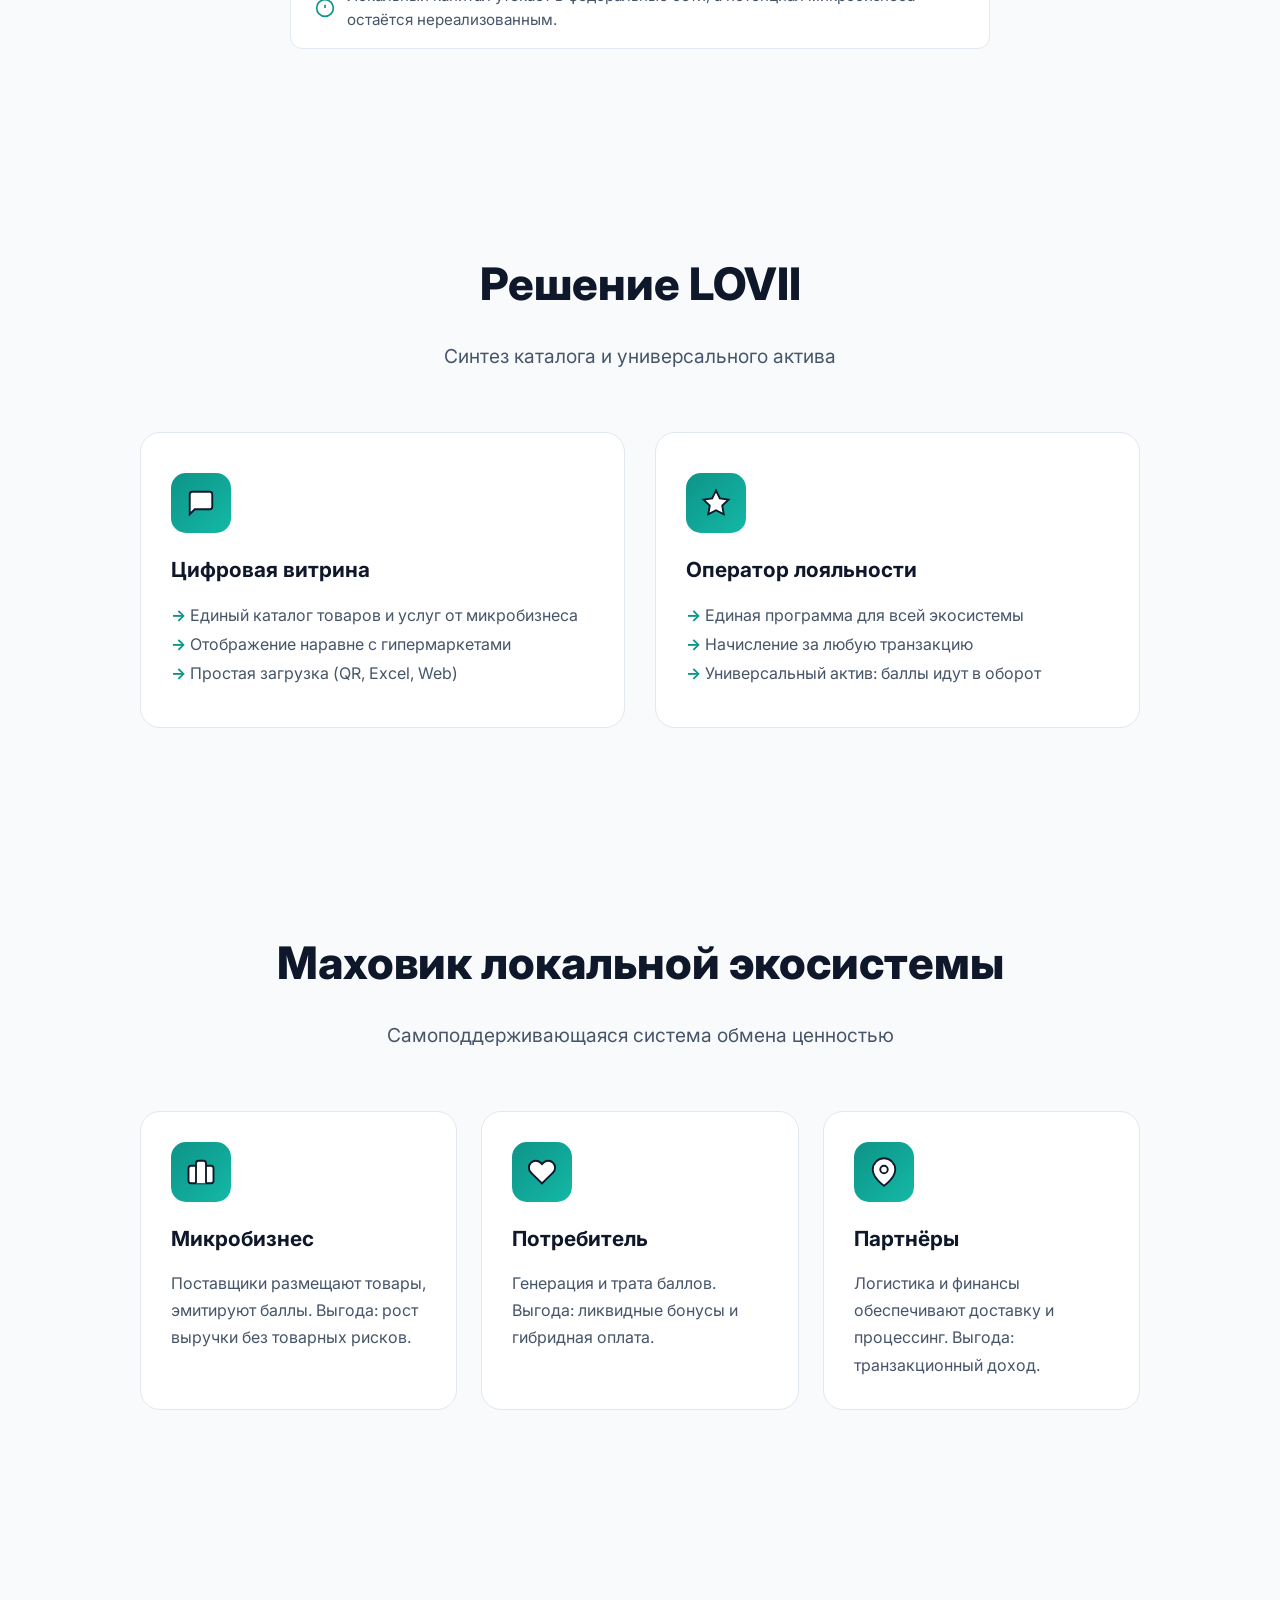
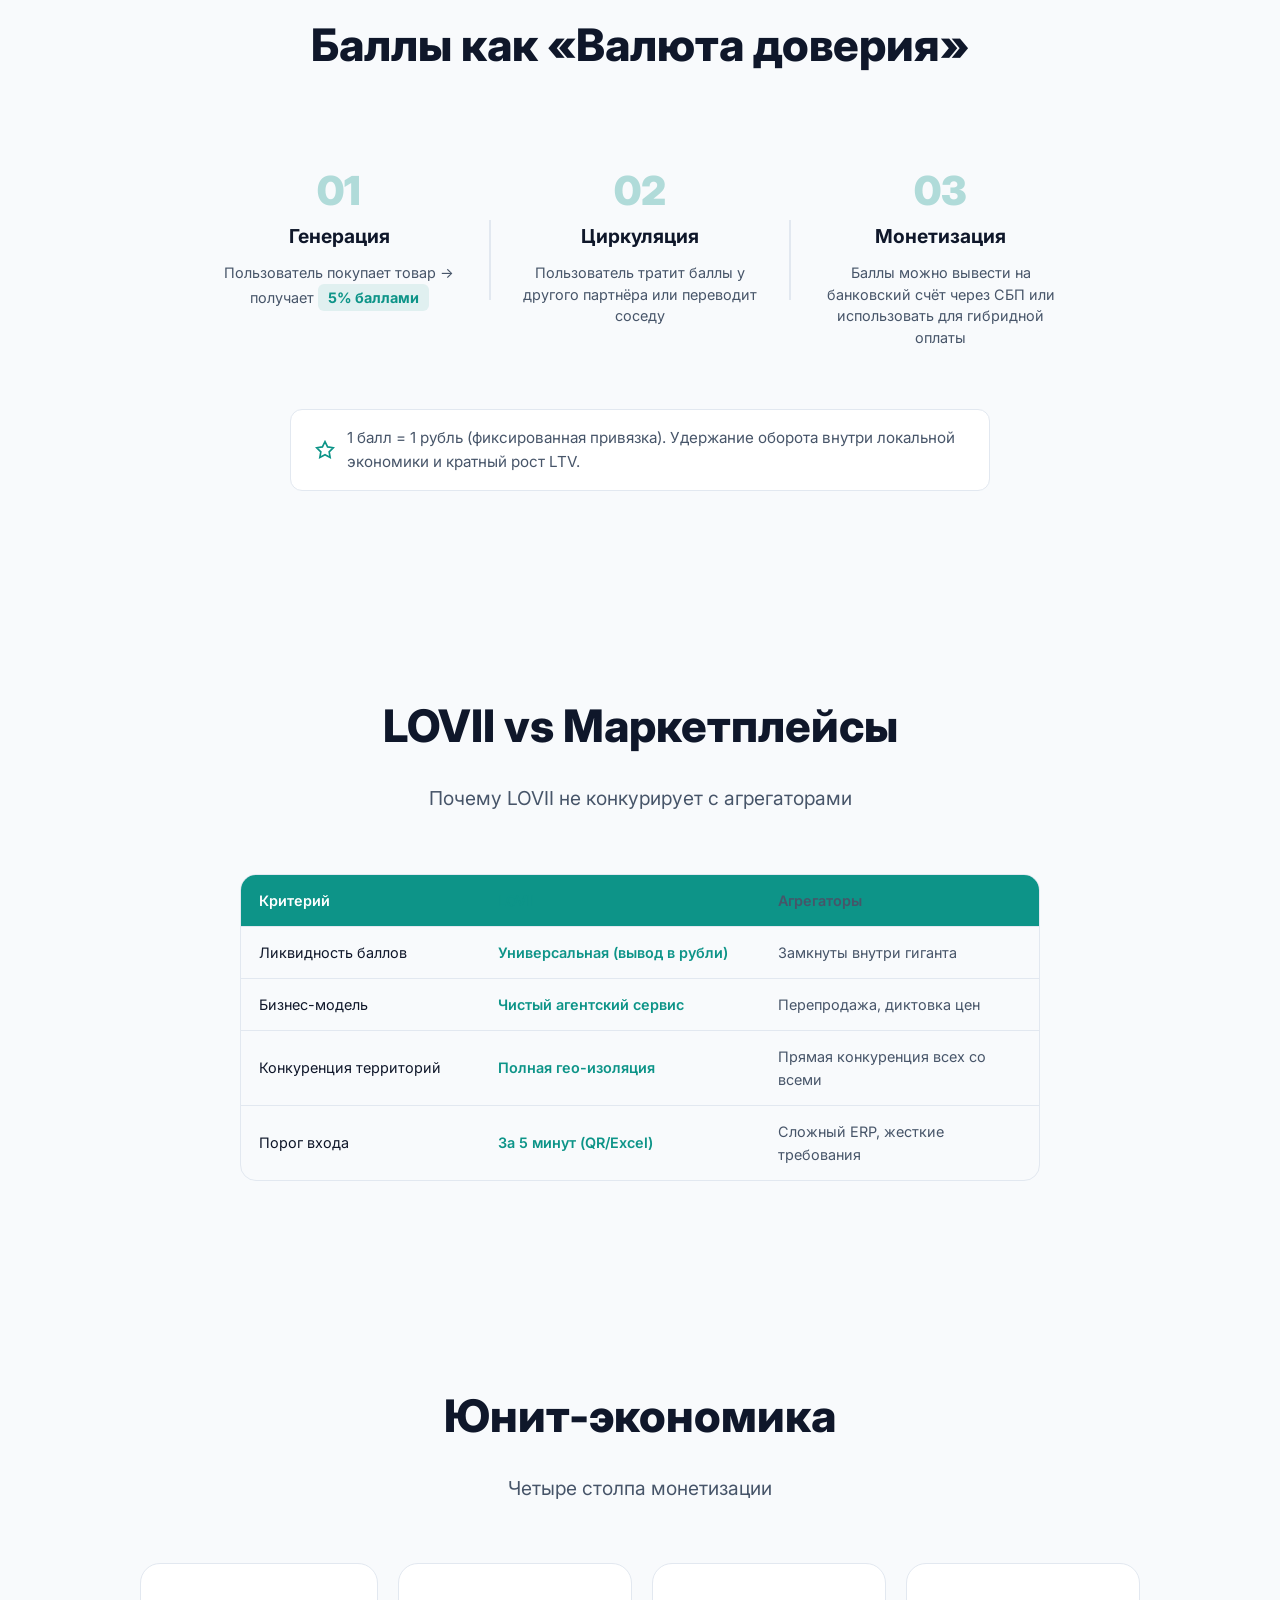
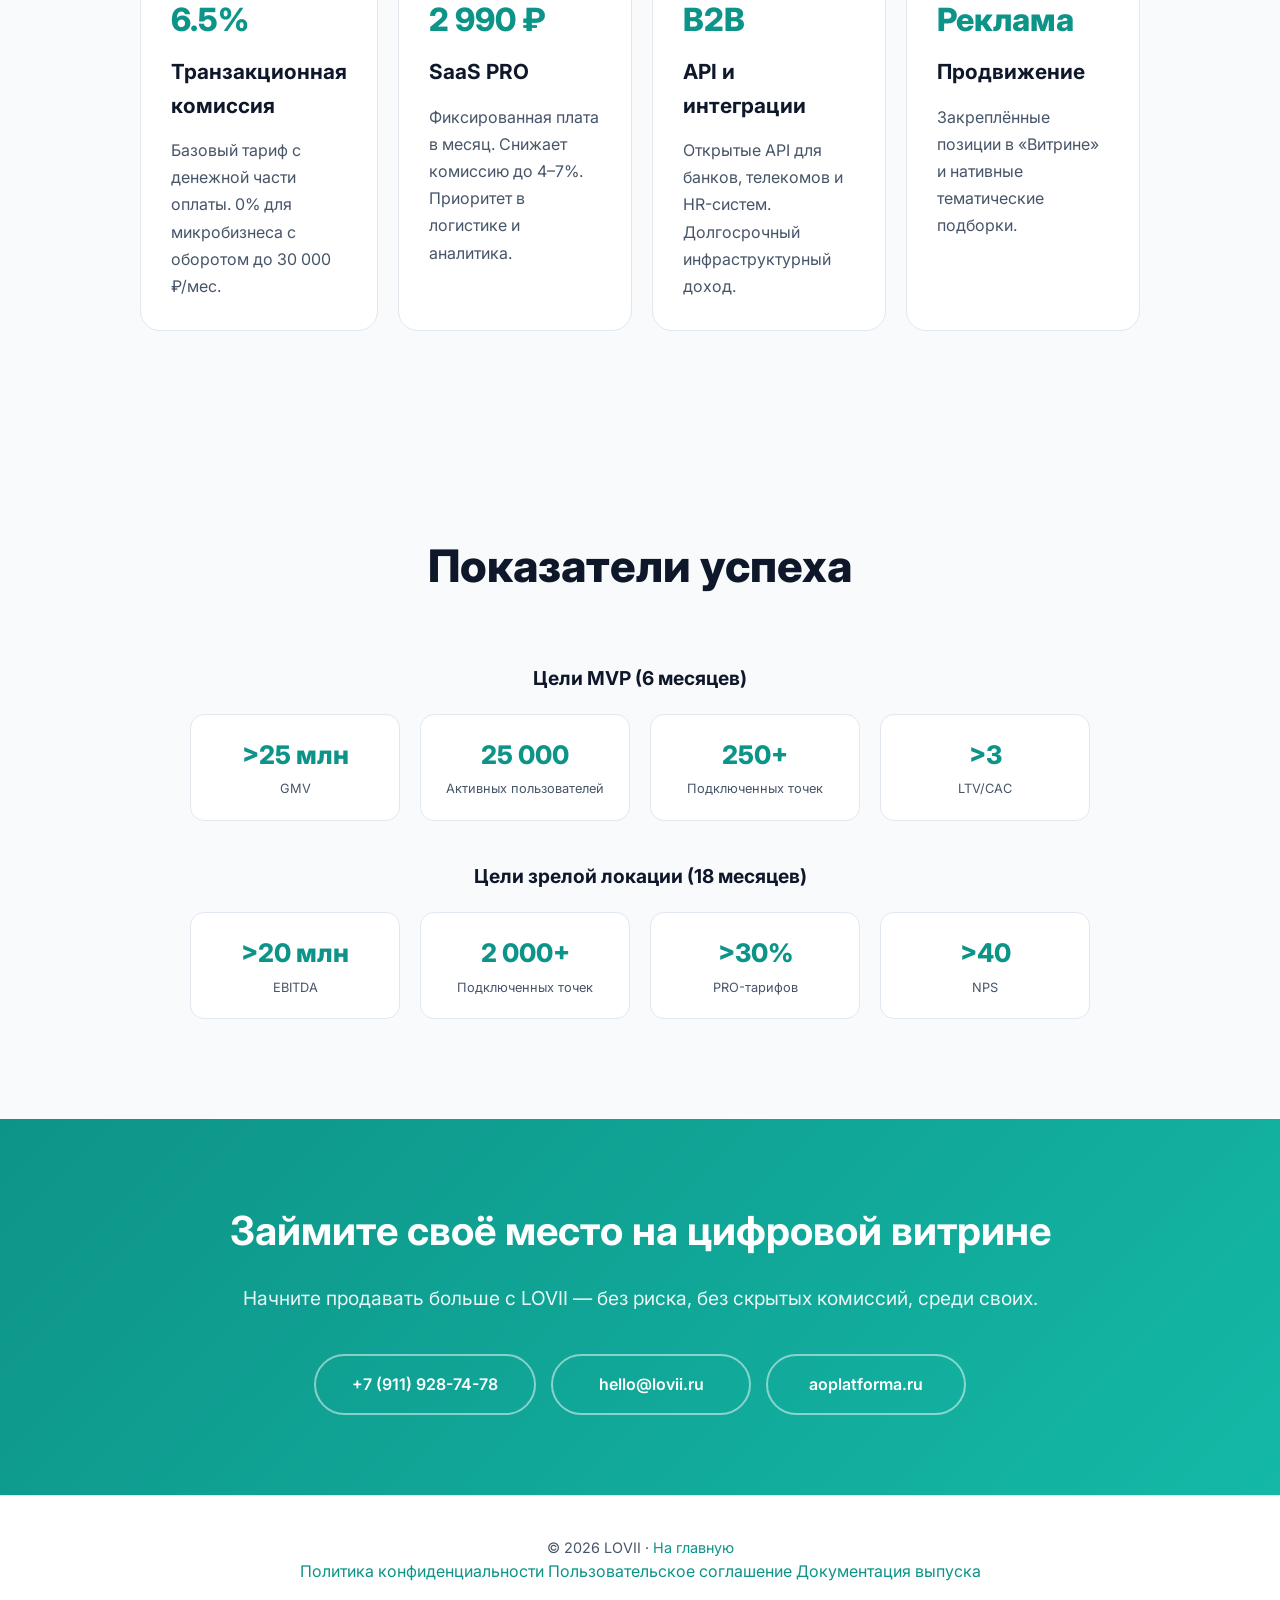
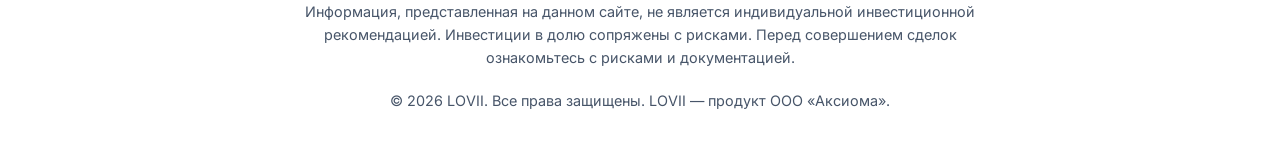
<file: strategy/index.html>
<!DOCTYPE html>
<html lang="ru">
<head>
    <meta charset="UTF-8">
    <meta name="viewport" content="width=device-width, initial-scale=1.0, viewport-fit=cover">
    <link rel="icon" type="image/svg+xml" href="../favicon.svg">
    <link rel="apple-touch-icon" href="../apple-touch-icon.png">

    <title>LOVII — Стратегический план развития</title>
    <meta name="description" content="Стратегия LOVII: от MVP к федеральному SaaS-стандарту. Четыре столпа монетизации, самоподдерживающаяся экосистема баллов и полная гео-изоляция локаций.">
    <!-- Open Graph / Social -->
    <meta property="og:type" content="website">
    <meta property="og:url" content="https://invest.lovii.ru/strategy/">
    <meta property="og:title" content="LOVII — Стратегический план развития">
    <meta property="og:description" content="Стратегия LOVII: от MVP к федеральному SaaS-стандарту. Четыре столпа монетизации и гео-изоляция локаций.">
    <meta property="og:image" content="https://invest.lovii.ru/og-image.svg">
    <meta property="og:image:width" content="1024">
    <meta property="og:image:height" content="1024">
    <meta name="twitter:card" content="summary_large_image">
    <meta name="twitter:title" content="LOVII — Стратегический план развития">
    <meta name="twitter:description" content="Стратегия LOVII: от MVP к федеральному SaaS-стандарту.">
    <meta name="twitter:image" content="https://invest.lovii.ru/og-image.svg">
    <link rel="preconnect" href="https://fonts.googleapis.com">
    <meta http-equiv="Cache-Control" content="no-cache, no-store, must-revalidate">
    <meta http-equiv="Pragma" content="no-cache">
    <meta http-equiv="Expires" content="0">
    <link rel="stylesheet" href="../css/site.css?v=5">
    <link rel="stylesheet" href="../css/strategy.css?v=5">
    <link href="https://fonts.googleapis.com/css2?family=Inter:wght@300;400;500;600;700;800;900&display=swap" rel="stylesheet">

    </head>
<body>
    <header class="header">
        <div class="status-bar">
            <span class="status-step">
                <span class="step-dot"></span>
                <span class="status-label">Анализ</span>
            </span>
            <span class="step-line"></span>
            <span class="status-step active">
                <span class="step-dot"></span>
                <span class="status-label">Согласование</span>
            </span>
            <span class="step-line"></span>
            <span class="status-step">
                <span class="step-dot"></span>
                <span class="status-label">Сбор заявок</span>
            </span>
            <span class="step-line"></span>
            <span class="status-step">
                <span class="step-dot"></span>
                <span class="status-label">Выпуск</span>
            </span>
        </div>
        <div class="header-inner">
            <a href="../" class="logo">
                <img src="../img/logos/lovii-logo.svg" alt="LOVII" class="logo-light">
                <img src="../img/logos/lovii-logo_dark.svg" alt="LOVII" class="logo-dark">
            </a>
            <div class="header-actions">
                <a href="../#docs" class="header-link">Документация</a>
                <span class="header-badge">Инвестиции · Доля</span>
                <button class="header-hamburger" id="header-hamburger" aria-label="Открыть меню" aria-expanded="false">
                    <svg viewBox="0 0 24 24" fill="none" stroke="currentColor" stroke-width="2">
                        <path d="M3 12h18M3 6h18M3 18h18"></path>
                    </svg>
                </button>
                <button class="theme-toggle" id="theme-toggle" aria-label="Переключить тему">
                    <svg class="theme-icon sun" viewBox="0 0 24 24" fill="none" stroke="currentColor" stroke-width="2">
                        <circle cx="12" cy="12" r="5"></circle>
                        <path d="M12 1v2M12 21v2M4.22 4.22l1.42 1.42M18.36 18.36l1.42 1.42M1 12h2M21 12h2M4.22 19.78l1.42-1.42M18.36 5.64l1.42-1.42"></path>
                    </svg>
                    <svg class="theme-icon moon" viewBox="0 0 24 24" fill="none" stroke="currentColor" stroke-width="2">
                        <path d="M21 12.79A9 9 0 1 1 11.21 3 7 7 0 0 0 21 12.79z"></path>
                    </svg>
                </button>
            </div>
        </div>
    </header>

    <main class="main">
        <!-- Hero -->
        <section class="hero">
            <div class="hero-content">
                <div class="hero-badge">Стратегический план</div>
                <h1 class="hero-title">LOVII</h1>
                <p class="hero-subtitle">От локального MVP к федеральному SaaS-стандарту. Четыре столпа монетизации, самоподдерживающаяся экосистема баллов и полная гео-изоляция локаций — стратегия, построенная на 20-летнем опыте команды в IT.</p>
                <div class="strategy-hero-metrics">
                    <div class="shm-item">
                        <span class="shm-value">6.5%</span>
                        <span class="shm-label">комиссия</span>
                    </div>
                    <div class="shm-item">
                        <span class="shm-value">2 990 ₽</span>
                        <span class="shm-label">SaaS PRO</span>
                    </div>
                    <div class="shm-item">
                        <span class="shm-value">B2B</span>
                        <span class="shm-label">API-доход</span>
                    </div>
                    <div class="shm-item">
                        <span class="shm-value">25 млн</span>
                        <span class="shm-label">GMV цель</span>
                    </div>
                </div>
            </div>
        </section>

        <!-- Проблема -->
        <section class="section-alt">
            <div class="container">
                <div class="section-header">
                    <h2 class="section-title">Проблема</h2>
                    <p class="section-subtitle">Разрыв локальной экономики</p>
                </div>
                <div class="grid-2col">
                    <div class="card">
                        <div class="card-icon">
                            <svg viewBox="0 0 24 24" fill="none" stroke="currentColor" stroke-width="1.5"><path d="M3 9l9-7 9 7v11a2 2 0 0 1-2 2H5a2 2 0 0 1-2-2z"/><polyline points="9 22 9 12 15 12 15 22"/></svg>
                        </div>
                        <h3 class="card-title">Проблема микробизнеса</h3>
                        <ul class="list-accent">
                            <li>Отсутствие доступа к массовой цифровой аудитории</li>
                            <li>Высокие комиссии и сложный ERP при интеграции с агрегаторами</li>
                            <li>Десятки разрозненных программ лояльности</li>
                        </ul>
                    </div>
                    <div class="card">
                        <div class="card-icon">
                            <svg viewBox="0 0 24 24" fill="none" stroke="currentColor" stroke-width="1.5"><path d="M17 21v-2a4 4 0 0 0-4-4H5a4 4 0 0 0-4 4v2"/><circle cx="9" cy="7" r="4"/><path d="M23 21v-2a4 4 0 0 0-3-3.87"/><path d="M16 3.13a4 4 0 0 1 0 7.75"/></svg>
                        </div>
                        <h3 class="card-title">Проблема потребителя</h3>
                        <ul class="list-accent">
                            <li>Баллы «сгорают» или блокируются в рамках одной точки</li>
                            <li>Низкая ликвидность накопленных бонусов</li>
                            <li>Локальные товары остаются в слепой зоне</li>
                        </ul>
                    </div>
                </div>
                <div class="callout">
                    <svg viewBox="0 0 24 24" width="20" height="20" fill="none" stroke="currentColor" stroke-width="2"><circle cx="12" cy="12" r="10"/><line x1="12" y1="8" x2="12" y2="12"/><line x1="12" y1="16" x2="12.01" y2="16"/></svg>
                    <span>Локальный капитал утекает в федеральные сети, а потенциал микробизнеса остаётся нереализованным.</span>
                </div>
            </div>
        </section>

        <!-- Решение -->
        <section>
            <div class="container">
                <div class="section-header">
                    <h2 class="section-title">Решение LOVII</h2>
                    <p class="section-subtitle">Синтез каталога и универсального актива</p>
                </div>
                <div class="grid-2col">
                    <div class="card">
                        <div class="card-icon">
                            <svg viewBox="0 0 24 24" fill="none" stroke="currentColor" stroke-width="1.5"><path d="M21 15a2 2 0 0 1-2 2H7l-4 4V5a2 2 0 0 1 2-2h14a2 2 0 0 1 2 2z"/></svg>
                        </div>
                        <h3 class="card-title">Цифровая витрина</h3>
                        <ul class="list-accent">
                            <li>Единый каталог товаров и услуг от микробизнеса</li>
                            <li>Отображение наравне с гипермаркетами</li>
                            <li>Простая загрузка (QR, Excel, Web)</li>
                        </ul>
                    </div>
                    <div class="card">
                        <div class="card-icon">
                            <svg viewBox="0 0 24 24" fill="none" stroke="currentColor" stroke-width="1.5"><path d="M12 2l3.09 6.26L22 9.27l-5 4.87 1.18 6.88L12 17.77l-6.18 3.25L7 14.14 2 9.27l6.91-1.01L12 2z"/></svg>
                        </div>
                        <h3 class="card-title">Оператор лояльности</h3>
                        <ul class="list-accent">
                            <li>Единая программа для всей экосистемы</li>
                            <li>Начисление за любую транзакцию</li>
                            <li>Универсальный актив: баллы идут в оборот</li>
                        </ul>
                    </div>
                </div>
            </div>
        </section>

        <!-- Маховик экосистемы -->
        <section class="section-alt">
            <div class="container">
                <div class="section-header">
                    <h2 class="section-title">Маховик локальной экосистемы</h2>
                    <p class="section-subtitle">Самоподдерживающаяся система обмена ценностью</p>
                </div>
                <div class="grid-3col">
                    <div class="card card-trim">
                        <div class="card-icon">
                            <svg viewBox="0 0 24 24" fill="none" stroke="currentColor" stroke-width="1.5"><rect x="2" y="7" width="20" height="14" rx="2" ry="2"/><path d="M16 21V5a2 2 0 0 0-2-2h-4a2 2 0 0 0-2 2v16"/></svg>
                        </div>
                        <h3 class="card-title">Микробизнес</h3>
                        <p class="card-text">Поставщики размещают товары, эмитируют баллы. Выгода: рост выручки без товарных рисков.</p>
                    </div>
                    <div class="card card-trim">
                        <div class="card-icon">
                            <svg viewBox="0 0 24 24" fill="none" stroke="currentColor" stroke-width="1.5"><path d="M20.84 4.61a5.5 5.5 0 0 0-7.78 0L12 5.67l-1.06-1.06a5.5 5.5 0 0 0-7.78 7.78l1.06 1.06L12 21.23l7.78-7.78 1.06-1.06a5.5 5.5 0 0 0 0-7.78z"/></svg>
                        </div>
                        <h3 class="card-title">Потребитель</h3>
                        <p class="card-text">Генерация и трата баллов. Выгода: ликвидные бонусы и гибридная оплата.</p>
                    </div>
                    <div class="card card-trim">
                        <div class="card-icon">
                            <svg viewBox="0 0 24 24" fill="none" stroke="currentColor" stroke-width="1.5"><path d="M21 10c0 7-9 13-9 13s-9-6-9-13a9 9 0 0 1 18 0z"/><circle cx="12" cy="10" r="3"/></svg>
                        </div>
                        <h3 class="card-title">Партнёры</h3>
                        <p class="card-text">Логистика и финансы обеспечивают доставку и процессинг. Выгода: транзакционный доход.</p>
                    </div>
                </div>
            </div>
        </section>

        <!-- Баллы как валюта -->
        <section>
            <div class="container">
                <div class="section-header">
                    <h2 class="section-title">Баллы как «Валюта доверия»</h2>
                </div>
                <div class="steps-3col">
                    <div class="step-block">
                        <div class="step-num">01</div>
                        <h3>Генерация</h3>
                        <p>Пользователь покупает товар → получает <span class="badge">5% баллами</span></p>
                    </div>
                    <div class="step-line"></div>
                    <div class="step-block">
                        <div class="step-num">02</div>
                        <h3>Циркуляция</h3>
                        <p>Пользователь тратит баллы у другого партнёра или переводит соседу</p>
                    </div>
                    <div class="step-line"></div>
                    <div class="step-block">
                        <div class="step-num">03</div>
                        <h3>Монетизация</h3>
                        <p>Баллы можно вывести на банковский счёт через СБП или использовать для гибридной оплаты</p>
                    </div>
                </div>
                <div class="callout">
                    <svg viewBox="0 0 24 24" width="20" height="20" fill="none" stroke="currentColor" stroke-width="2"><path d="M12 2l3.09 6.26L22 9.27l-5 4.87 1.18 6.88L12 17.77l-6.18 3.25L7 14.14 2 9.27l6.91-1.01L12 2z"/></svg>
                    <span>1 балл = 1 рубль (фиксированная привязка). Удержание оборота внутри локальной экономики и кратный рост LTV.</span>
                </div>
            </div>
        </section>

        <!-- Сравнение -->
        <section class="section-alt">
            <div class="container">
                <div class="section-header">
                    <h2 class="section-title">LOVII vs Маркетплейсы</h2>
                    <p class="section-subtitle">Почему LOVII не конкурирует с агрегаторами</p>
                </div>
                <div class="compare-table">
                    <div class="compare-row compare-header">
                        <div class="compare-col">Критерий</div>
                        <div class="compare-col accent">LOVII</div>
                        <div class="compare-col muted">Агрегаторы</div>
                    </div>
                    <div class="compare-row">
                        <div class="compare-col">Ликвидность баллов</div>
                        <div class="compare-col accent">Универсальная (вывод в рубли)</div>
                        <div class="compare-col muted">Замкнуты внутри гиганта</div>
                    </div>
                    <div class="compare-row">
                        <div class="compare-col">Бизнес-модель</div>
                        <div class="compare-col accent">Чистый агентский сервис</div>
                        <div class="compare-col muted">Перепродажа, диктовка цен</div>
                    </div>
                    <div class="compare-row">
                        <div class="compare-col">Конкуренция территорий</div>
                        <div class="compare-col accent">Полная гео-изоляция</div>
                        <div class="compare-col muted">Прямая конкуренция всех со всеми</div>
                    </div>
                    <div class="compare-row">
                        <div class="compare-col">Порог входа</div>
                        <div class="compare-col accent">За 5 минут (QR/Excel)</div>
                        <div class="compare-col muted">Сложный ERP, жесткие требования</div>
                    </div>
                </div>
            </div>
        </section>

        <!-- Монетизация -->
        <section>
            <div class="container">
                <div class="section-header">
                    <h2 class="section-title">Юнит-экономика</h2>
                    <p class="section-subtitle">Четыре столпа монетизации</p>
                </div>
                <div class="grid-4col">
<div class="card card-trim">
                    <div class="card-value">6.5%</div>
                    <h3 class="card-title">Транзакционная комиссия</h3>
                    <p class="card-text">Базовый тариф с денежной части оплаты. 0% для микробизнеса с оборотом до 30 000 ₽/мес.</p>
                </div>
                    <div class="card card-trim">
                        <div class="card-value">2 990 ₽</div>
                        <h3 class="card-title">SaaS PRO</h3>
                        <p class="card-text">Фиксированная плата в месяц. Снижает комиссию до 4–7%. Приоритет в логистике и аналитика.</p>
                    </div>
                    <div class="card card-trim">
                        <div class="card-value">B2B</div>
                        <h3 class="card-title">API и интеграции</h3>
                        <p class="card-text">Открытые API для банков, телекомов и HR-систем. Долгосрочный инфраструктурный доход.</p>
                    </div>
                    <div class="card card-trim">
                        <div class="card-value">Реклама</div>
                        <h3 class="card-title">Продвижение</h3>
                        <p class="card-text">Закреплённые позиции в «Витрине» и нативные тематические подборки.</p>
                    </div>
                </div>
            </div>
        </section>

        <!-- Показатели -->
        <section class="section-alt">
            <div class="container">
                <div class="section-header">
                    <h2 class="section-title">Показатели успеха</h2>
                </div>
                <div class="metrics-group">
                    <h3 class="metrics-group-title">Цели MVP (6 месяцев)</h3>
                    <div class="grid-4col">
                        <div class="stat-box">
                            <div class="stat-box-value">&gt;25 млн</div>
                            <div class="stat-box-label">GMV</div>
                        </div>
                        <div class="stat-box">
                            <div class="stat-box-value">25 000</div>
                            <div class="stat-box-label">Активных пользователей</div>
                        </div>
                        <div class="stat-box">
                            <div class="stat-box-value">250+</div>
                            <div class="stat-box-label">Подключенных точек</div>
                        </div>
                        <div class="stat-box">
                            <div class="stat-box-value">&gt;3</div>
                            <div class="stat-box-label">LTV/CAC</div>
                        </div>
                    </div>
                </div>
                <div class="metrics-group">
                    <h3 class="metrics-group-title">Цели зрелой локации (18 месяцев)</h3>
                    <div class="grid-4col">
                        <div class="stat-box">
                            <div class="stat-box-value">&gt;20 млн</div>
                            <div class="stat-box-label">EBITDA</div>
                        </div>
                        <div class="stat-box">
                            <div class="stat-box-value">2 000+</div>
                            <div class="stat-box-label">Подключенных точек</div>
                        </div>
                        <div class="stat-box">
                            <div class="stat-box-value">&gt;30%</div>
                            <div class="stat-box-label">PRO-тарифов</div>
                        </div>
                        <div class="stat-box">
                            <div class="stat-box-value">&gt;40</div>
                            <div class="stat-box-label">NPS</div>
                        </div>
                    </div>
                </div>
            </div>
        </section>

        <!-- Контакты -->
        <section class="cta-section">
            <div class="container">
                <h2>Займите своё место на цифровой витрине</h2>
                <p>Начните продавать больше с LOVII — без риска, без скрытых комиссий, среди своих.</p>
                <div class="contact-row">
                    <a href="tel:+79119287478" class="btn btn-secondary">+7 (911) 928-74-78</a>
                    <a href="mailto:hello@lovii.ru" class="btn btn-secondary">hello@lovii.ru</a>
                    <a href="https://aoplatforma.ru" target="_blank" class="btn btn-secondary">aoplatforma.ru</a>
                </div>
            </div>
        </section>

                <footer class="footer">
            <p>© 2026 LOVII · <a href="../" style="color: var(--accent-color);">На главную</a></p>
            <div class="footer-links">
                <a href="../docs/privacy/" style="color: var(--accent-color);">Политика конфиденциальности</a>
                <a href="../docs/terms/" style="color: var(--accent-color);">Пользовательское соглашение</a>
                <a href="../#docs" style="color: var(--accent-color);">Документация выпуска</a>
            </div>
            <p class="disclaimer">Информация, представленная на данном сайте, не является индивидуальной инвестиционной рекомендацией. Инвестиции в долю сопряжены с рисками. Перед совершением сделок ознакомьтесь с рисками и документацией.</p>
            <p style="margin-top: 20px;">© 2026 LOVII. Все права защищены. LOVII — продукт ООО «Аксиома».</p>
        </footer>
    </main>
    <div class="drawer-overlay" id="drawerOverlay">
        <div class="drawer-sheet"></div>
    </div>

    <!-- Floating Navigation -->
    <nav class="floating-nav">
        <a href="../">
            <svg viewBox="0 0 24 24"><path d="M3 9l9-7 9 7v11a2 2 0 0 1-2 2H5a2 2 0 0 1-2-2z"/><polyline points="9 22 9 12 15 12 15 22"/></svg>
            <span class="nav-label">Главная</span>
        </a>
        <a href="../#issuer">
            <svg viewBox="0 0 24 24"><path d="M12 22s8-4 8-10V5l-8-3-8 3v7c0 6 8 10 8 10z"/></svg>
            <span class="nav-label">Компания</span>
        </a>
        <a href="../#targets">
            <svg viewBox="0 0 24 24"><circle cx="12" cy="12" r="10"/><circle cx="12" cy="12" r="6"/><circle cx="12" cy="12" r="2"/></svg>
            <span class="nav-label">Условия</span>
        </a>
        <a href="../#product">
            <svg viewBox="0 0 24 24"><rect x="3" y="3" width="7" height="7"/><rect x="14" y="3" width="7" height="7"/><rect x="14" y="14" width="7" height="7"/><rect x="3" y="14" width="7" height="7"/></svg>
            <span class="nav-label">Продукт</span>
        </a>
        <a href="../#docs">
            <svg viewBox="0 0 24 24"><path d="M14 2H6a2 2 0 0 0-2 2v16a2 2 0 0 0 2 2h12a2 2 0 0 0 2-2V8z"/><polyline points="14 2 14 8 20 8"/><line x1="16" y1="13" x2="8" y2="13"/><line x1="16" y1="17" x2="8" y2="17"/></svg>
            <span class="nav-label">Документы</span>
        </a>
        <a href="../strategy/" class="active">
            <svg viewBox="0 0 24 24"><circle cx="12" cy="12" r="10"/><polygon points="16.24 7.76 14.12 14.12 7.76 16.24 9.88 9.88 16.24 7.76"/></svg>
            <span class="nav-label">Стратегия</span>
        </a>
        <a href="../presentation/">
            <svg viewBox="0 0 24 24"><rect x="3" y="3" width="18" height="14" rx="2" ry="2"/><line x1="8" y1="21" x2="16" y2="21"/><line x1="12" y1="17" x2="12" y2="21"/></svg>
            <span class="nav-label">Презентация</span>
        </a>
    </nav>

    <script src="../js/navigation.js?v=3"></script>
    <script src="../js/app.js?v=3"></script>
    <script src="../js/particles.js?v=3"></script>
</body>
</html>
</file>
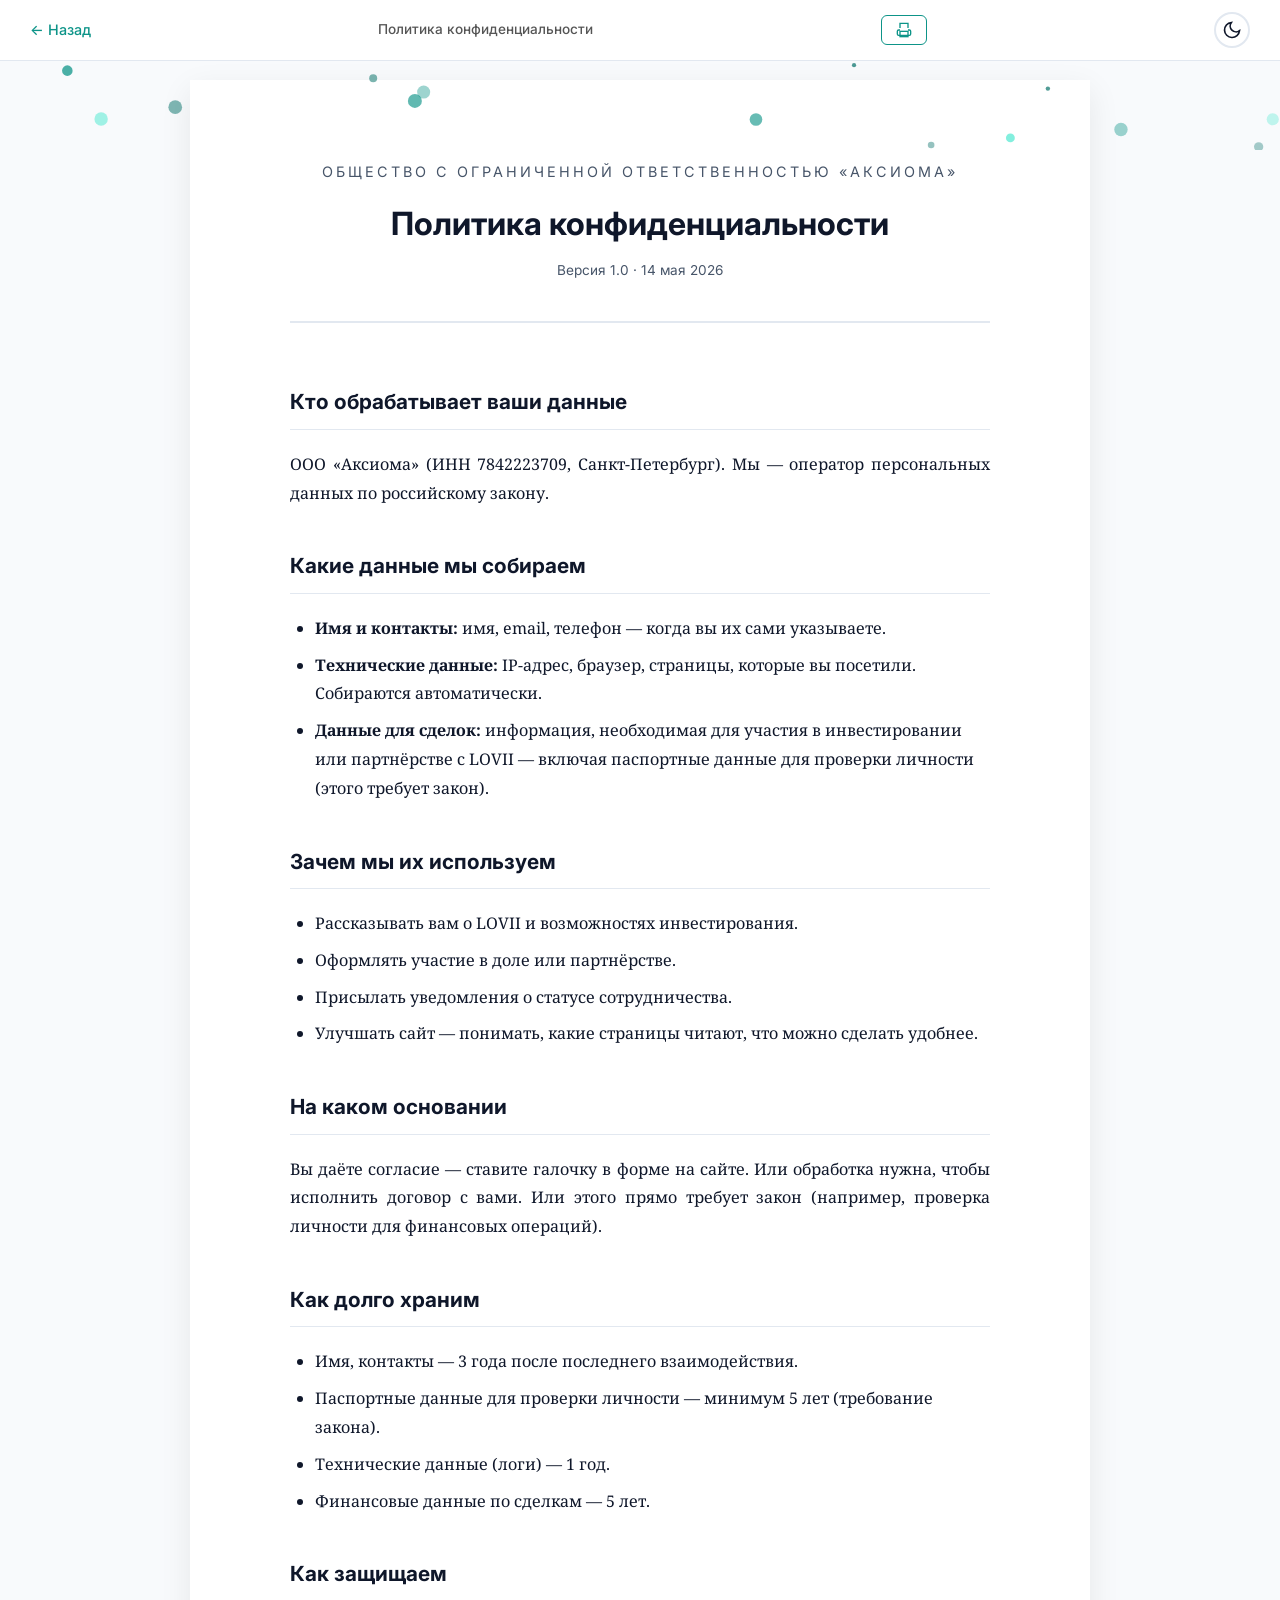
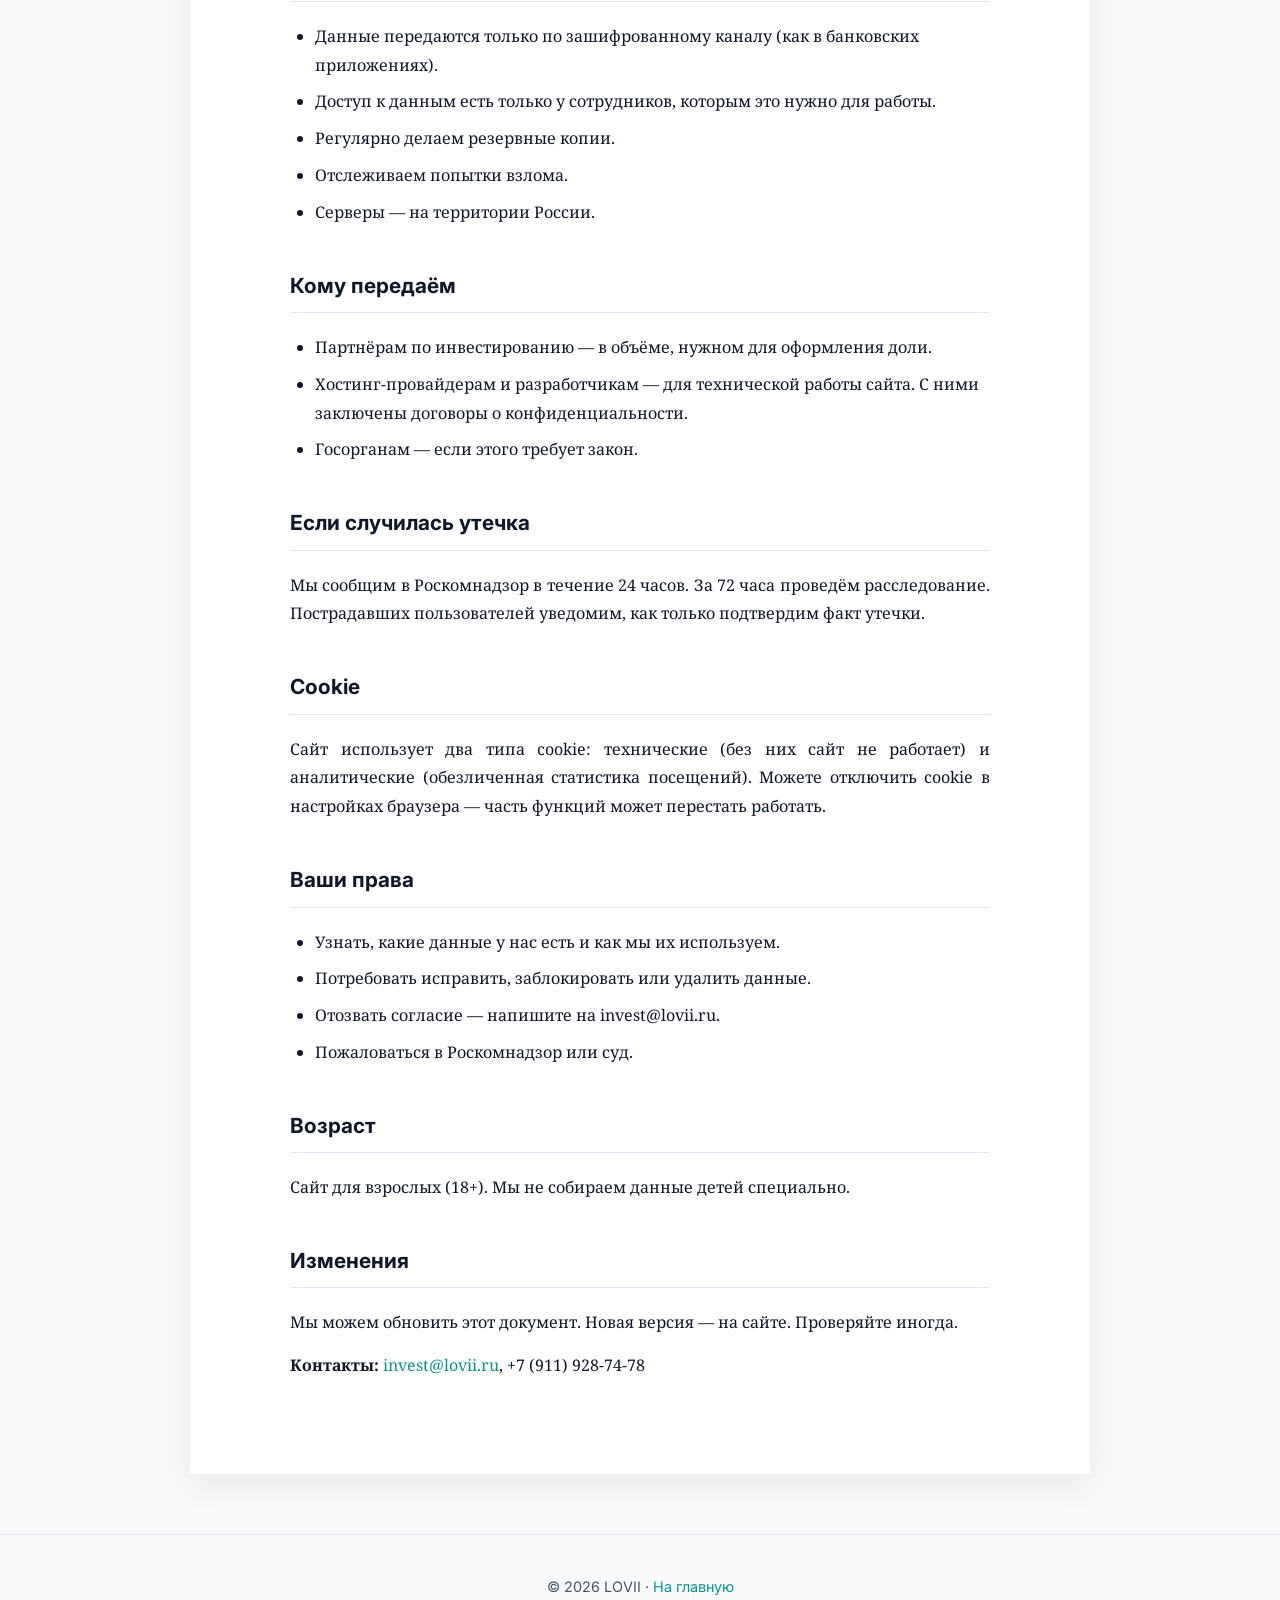
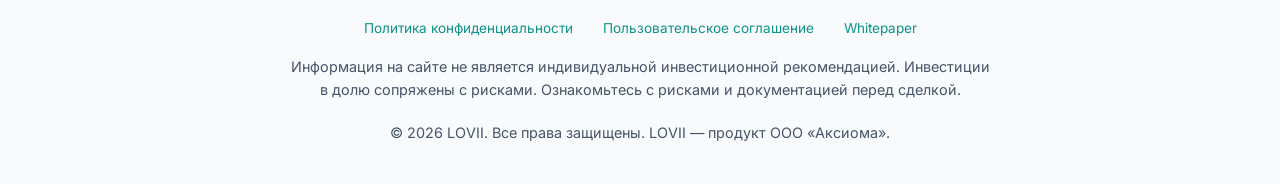
<file: docs/privacy/index.html>
<!DOCTYPE html>
<html lang="ru">
<head>
    <meta charset="UTF-8">
    <meta name="viewport" content="width=device-width, initial-scale=1.0, viewport-fit=cover">
    <link rel="icon" type="image/svg+xml" href="../../favicon.svg">
    <link rel="apple-touch-icon" href="../../apple-touch-icon.png">
    <title>LOVII — Политика конфиденциальности</title>
    <meta name="description" content="Политика конфиденциальности LOVII — как мы обрабатываем ваши персональные данные, какие данные собираем и как защищаем.">
    <!-- Open Graph / Social -->
    <meta property="og:type" content="website">
    <meta property="og:url" content="https://invest.lovii.ru/docs/privacy/">
    <meta property="og:title" content="LOVII — Политика конфиденциальности">
    <meta property="og:description" content="Политика конфиденциальности LOVII — обработка персональных данных, сроки хранения, передача третьим лицам.">
    <meta property="og:image" content="https://invest.lovii.ru/og-image.svg">
    <meta property="og:image:width" content="1024">
    <meta property="og:image:height" content="1024">
    <meta name="twitter:card" content="summary_large_image">
    <meta name="twitter:title" content="LOVII — Политика конфиденциальности">
    <meta name="twitter:description" content="Политика конфиденциальности LOVII.">
    <meta name="twitter:image" content="https://invest.lovii.ru/og-image.svg">
    <!-- Исходный текст: docs/texts/privacy.txt -->
    <link rel="preconnect" href="https://fonts.googleapis.com">
    <link rel="preconnect" href="https://fonts.gstatic.com" crossorigin>
    <link href="https://fonts.googleapis.com/css2?family=Inter:wght@300;400;500;600;700&family=Noto+Serif:ital,wght@0,400;0,700;1,400&display=swap" rel="stylesheet">
    <meta http-equiv="Cache-Control" content="no-cache, no-store, must-revalidate">
    <meta http-equiv="Pragma" content="no-cache">
    <meta http-equiv="Expires" content="0">
    <link rel="stylesheet" href="../../css/site.css?v=5">
    <link rel="stylesheet" href="../../css/docs.css?v=5">
</head>
<body>
    <nav class="nav-bar">
        <a onclick="history.back()" style="cursor:pointer">← Назад</a>
        <span style="font-size:0.85rem;color:#555;font-weight:500;">Политика конфиденциальности</span>
        <button class="print-btn" onclick="window.print()">
            <svg viewBox="0 0 24 24" fill="none" stroke="currentColor" stroke-width="2"><path d="M6 9V2h12v7"/><path d="M6 12H4a2 2 0 0 0-2 2v4a2 2 0 0 0 2 2h16a2 2 0 0 0 2-2v-4a2 2 0 0 0-2-2h-2"/><rect x="6" y="14" width="12" height="8"/></svg>
        </button>
        <button class="theme-toggle" id="theme-toggle" aria-label="Переключить тему" style="width:36px;height:36px;border-radius:50%;border:2px solid var(--border-color);background:var(--card-bg);cursor:pointer;display:flex;align-items:center;justify-content:center;flex-shrink:0;">
            <svg class="theme-icon sun" viewBox="0 0 24 24" fill="none" stroke="currentColor" stroke-width="2" width="18" height="18"><circle cx="12" cy="12" r="5"/><path d="M12 1v2M12 21v2M4.22 4.22l1.42 1.42M18.36 18.36l1.42 1.42M1 12h2M21 12h2M4.22 19.78l1.42-1.42M18.36 5.64l1.42-1.42"/></svg>
            <svg class="theme-icon moon" viewBox="0 0 24 24" fill="none" stroke="currentColor" stroke-width="2" width="18" height="18"><path d="M21 12.79A9 9 0 1 1 11.21 3 7 7 0 0 0 21 12.79z"/></svg>
        </button>
    </nav>

    <div class="doc-wrapper">
        <div class="doc-header">
            <div class="org-name">Общество с ограниченной ответственностью «Аксиома»</div>
            <h1>Политика конфиденциальности</h1>
            <div class="doc-ref">
                <span>Версия 1.0 · 14 мая 2026</span>
            </div>
        </div>

        <div class="doc-body">
            <h2>Кто обрабатывает ваши данные</h2>
            <p>ООО «Аксиома» (ИНН 7842223709, Санкт-Петербург). Мы — оператор персональных данных по российскому закону.</p>

            <h2>Какие данные мы собираем</h2>
            <ul>
                <li><strong>Имя и контакты:</strong> имя, email, телефон — когда вы их сами указываете.</li>
                <li><strong>Технические данные:</strong> IP-адрес, браузер, страницы, которые вы посетили. Собираются автоматически.</li>
                <li><strong>Данные для сделок:</strong> информация, необходимая для участия в инвестировании или партнёрстве с LOVII — включая паспортные данные для проверки личности (этого требует закон).</li>
            </ul>

            <h2>Зачем мы их используем</h2>
            <ul>
                <li>Рассказывать вам о LOVII и возможностях инвестирования.</li>
                <li>Оформлять участие в доле или партнёрстве.</li>
                <li>Присылать уведомления о статусе сотрудничества.</li>
                <li>Улучшать сайт — понимать, какие страницы читают, что можно сделать удобнее.</li>
            </ul>

            <h2>На каком основании</h2>
            <p>Вы даёте согласие — ставите галочку в форме на сайте. Или обработка нужна, чтобы исполнить договор с вами. Или этого прямо требует закон (например, проверка личности для финансовых операций).</p>

            <h2>Как долго храним</h2>
            <ul>
                <li>Имя, контакты — 3 года после последнего взаимодействия.</li>
                <li>Паспортные данные для проверки личности — минимум 5 лет (требование закона).</li>
                <li>Технические данные (логи) — 1 год.</li>
                <li>Финансовые данные по сделкам — 5 лет.</li>
            </ul>

            <h2>Как защищаем</h2>
            <ul>
                <li>Данные передаются только по зашифрованному каналу (как в банковских приложениях).</li>
                <li>Доступ к данным есть только у сотрудников, которым это нужно для работы.</li>
                <li>Регулярно делаем резервные копии.</li>
                <li>Отслеживаем попытки взлома.</li>
                <li>Серверы — на территории России.</li>
            </ul>

            <h2>Кому передаём</h2>
            <ul>
                <li>Партнёрам по инвестированию — в объёме, нужном для оформления доли.</li>
                <li>Хостинг-провайдерам и разработчикам — для технической работы сайта. С ними заключены договоры о конфиденциальности.</li>
                <li>Госорганам — если этого требует закон.</li>
            </ul>

            <h2>Если случилась утечка</h2>
            <p>Мы сообщим в Роскомнадзор в течение 24 часов. За 72 часа проведём расследование. Пострадавших пользователей уведомим, как только подтвердим факт утечки.</p>

            <h2>Cookie</h2>
            <p>Сайт использует два типа cookie: технические (без них сайт не работает) и аналитические (обезличенная статистика посещений). Можете отключить cookie в настройках браузера — часть функций может перестать работать.</p>

            <h2>Ваши права</h2>
            <ul>
                <li>Узнать, какие данные у нас есть и как мы их используем.</li>
                <li>Потребовать исправить, заблокировать или удалить данные.</li>
                <li>Отозвать согласие — напишите на invest@lovii.ru.</li>
                <li>Пожаловаться в Роскомнадзор или суд.</li>
            </ul>

            <h2>Возраст</h2>
            <p>Сайт для взрослых (18+). Мы не собираем данные детей специально.</p>

            <h2>Изменения</h2>
            <p>Мы можем обновить этот документ. Новая версия — на сайте. Проверяйте иногда.</p>

            <p><strong>Контакты:</strong> <a href="mailto:invest@lovii.ru">invest@lovii.ru</a>, +7 (911) 928-74-78</p>
        </div>
    </div>

    <footer class="footer">
        <p>© 2026 LOVII · <a href="../..">На главную</a></p>
            <div class="footer-links">
                <a href="../privacy/">Политика конфиденциальности</a>
                <a href="../terms/">Пользовательское соглашение</a>
                <a href="../whitepaper/">Whitepaper</a>
            </div>
            <p class="disclaimer">Информация на сайте не является индивидуальной инвестиционной рекомендацией. Инвестиции в долю сопряжены с рисками. Ознакомьтесь с рисками и документацией перед сделкой.</p>
            <p style="margin-top: 20px;">© 2026 LOVII. Все права защищены. LOVII — продукт ООО «Аксиома».</p>
    </footer>
    <script src="../../js/navigation.js?v=3"></script>
    <script src="../../js/app.js?v=3"></script>
    <script src="../../js/particles.js?v=3"></script>
</body>
</html>
</file>
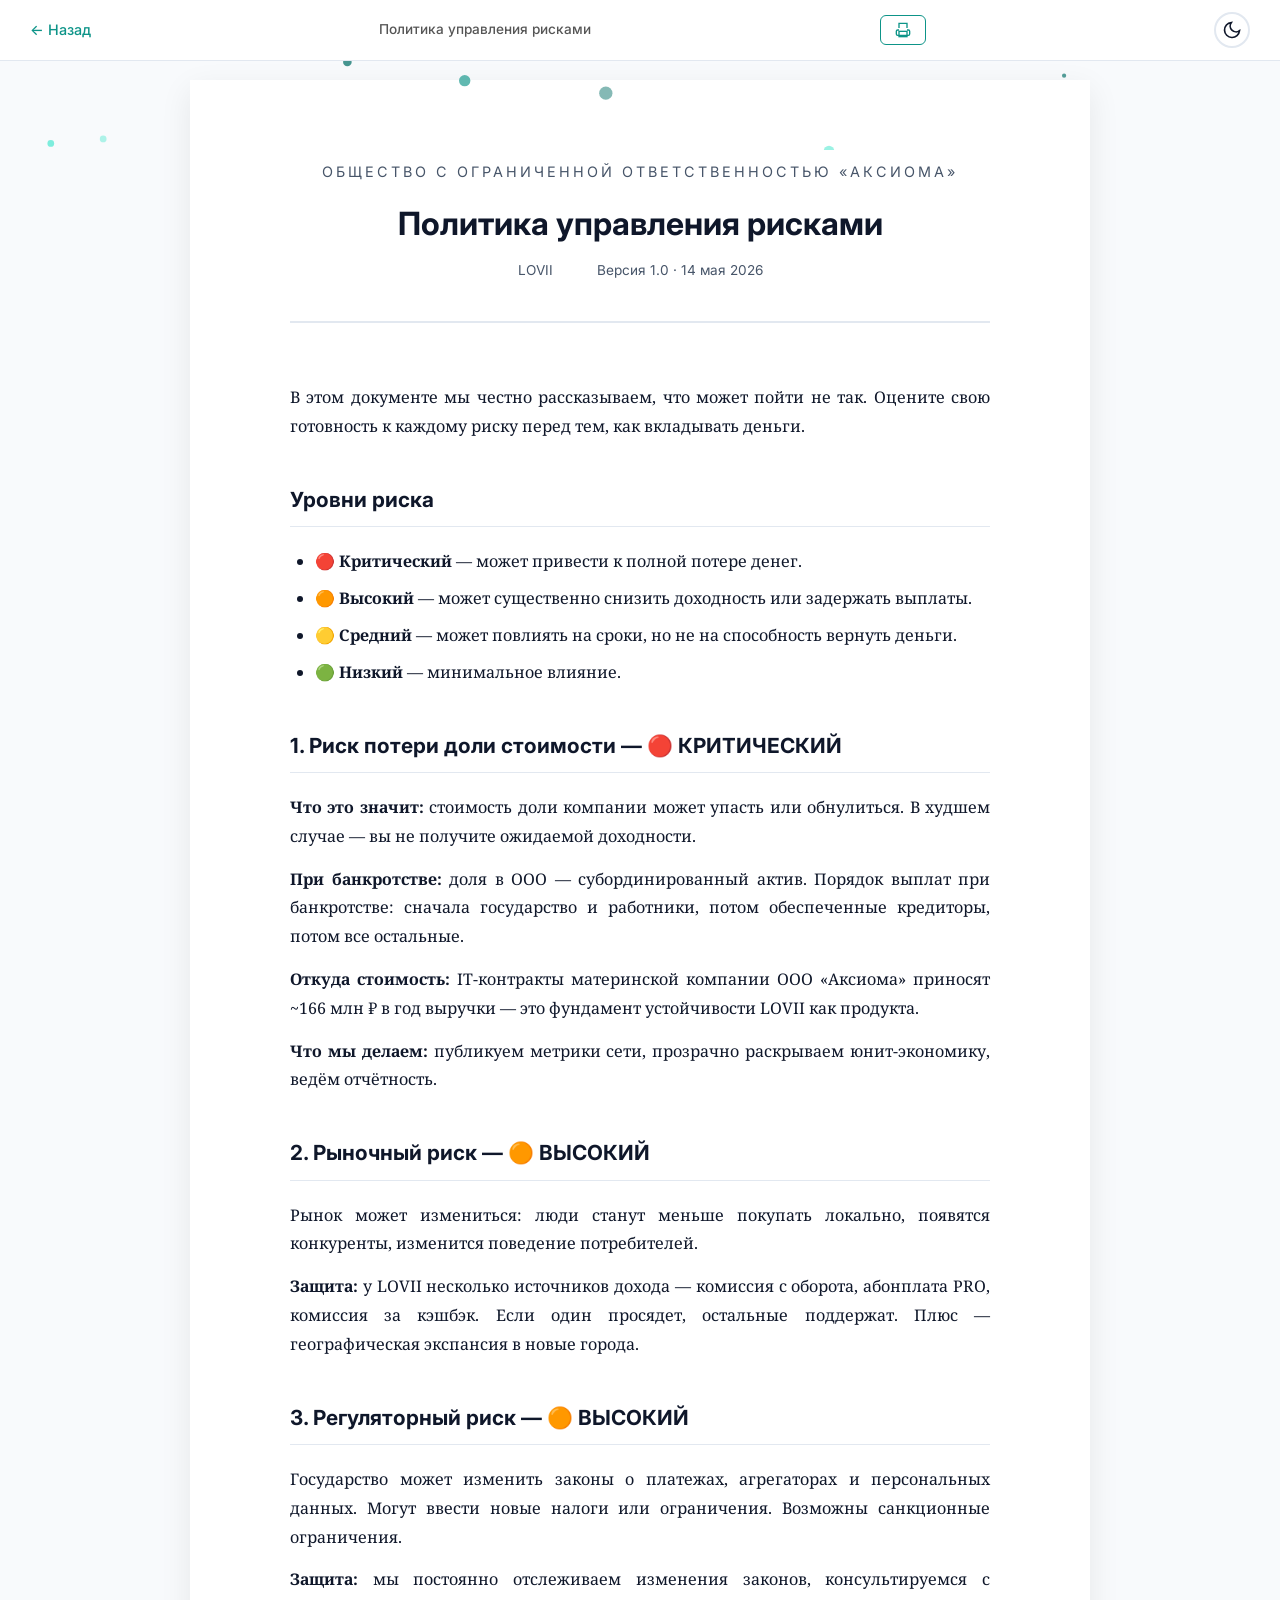
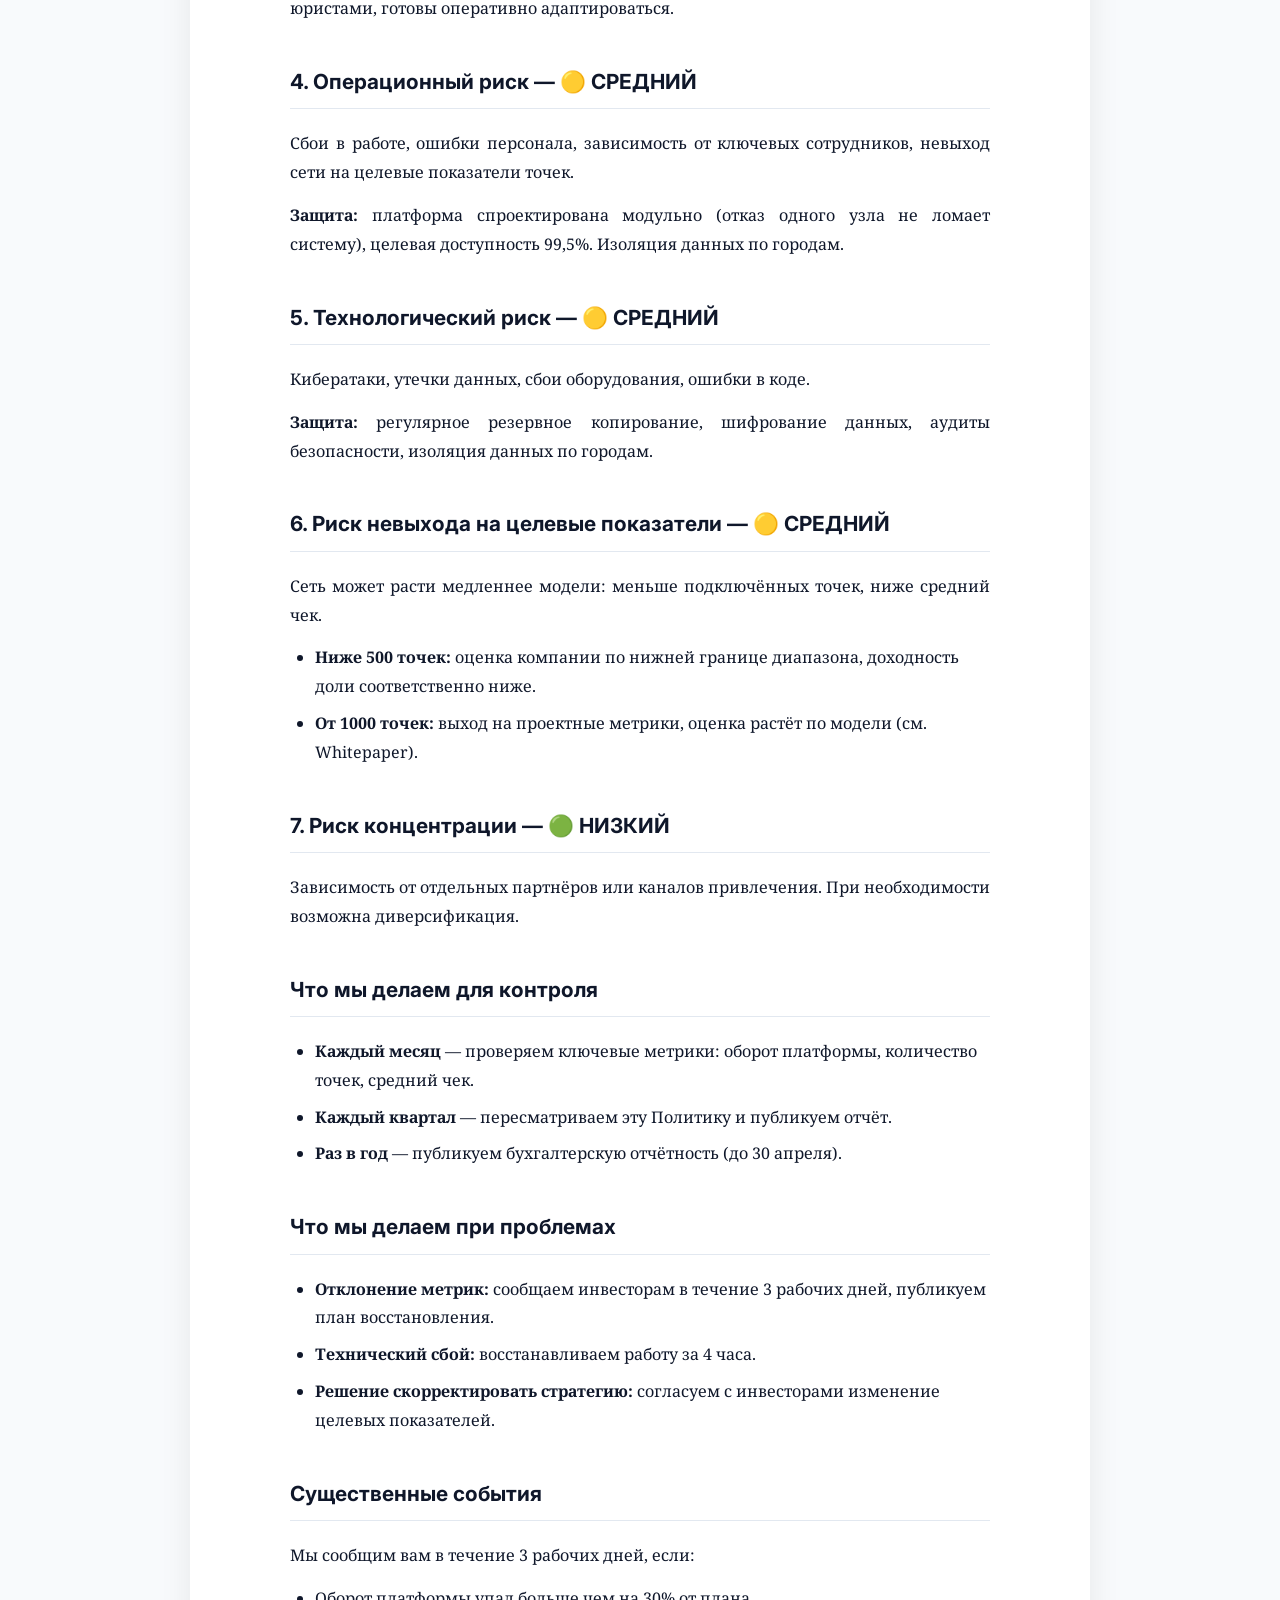
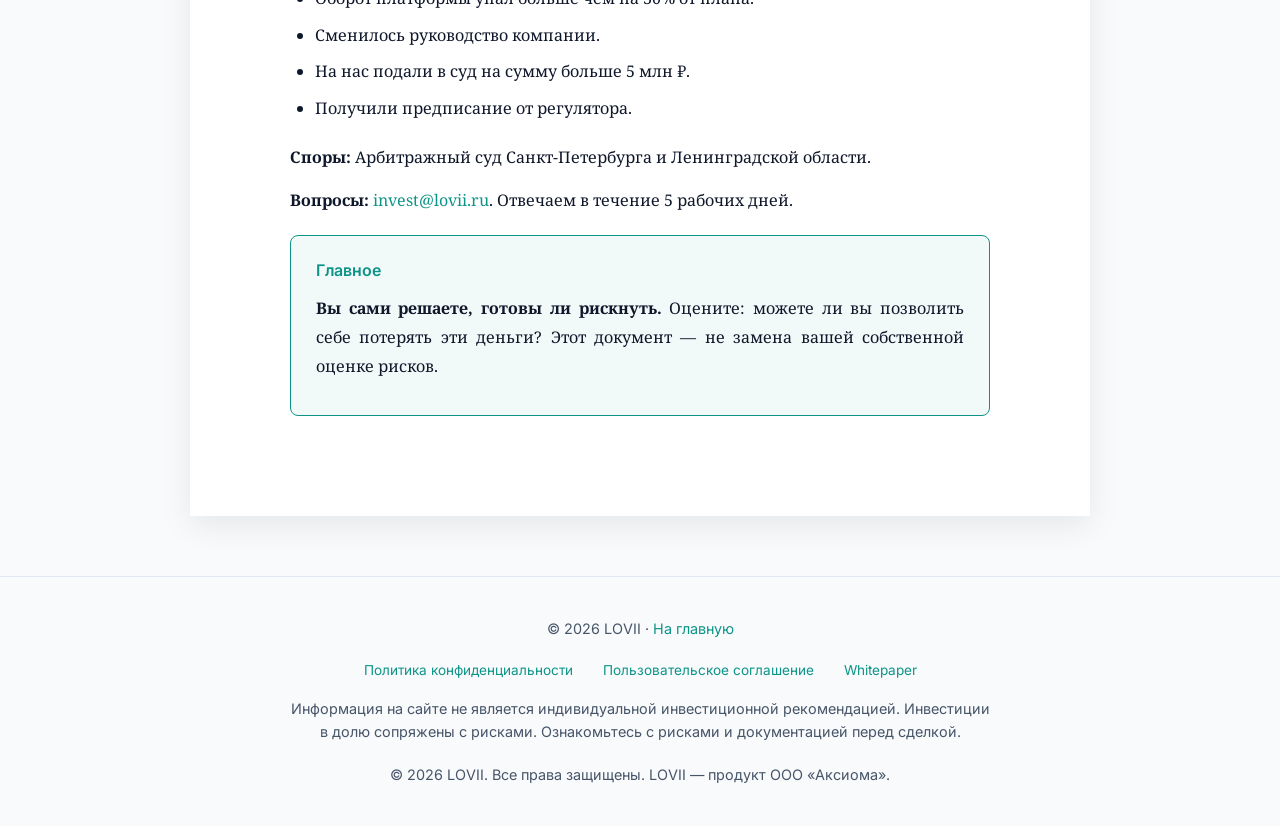
<file: docs/risk-policy/index.html>
<!DOCTYPE html>
<html lang="ru">
<head>
    <meta charset="UTF-8">
    <meta name="viewport" content="width=device-width, initial-scale=1.0, viewport-fit=cover">
    <link rel="icon" type="image/svg+xml" href="../../favicon.svg">
    <link rel="apple-touch-icon" href="../../apple-touch-icon.png">
    <title>LOVII — Политика управления рисками</title>
    <meta name="description" content="Политика управления рисками LOVII — описание инвестиционных рисков: рыночных, регуляторных, операционных, технологических. Оценка вероятности и меры защиты.">
    <!-- Open Graph / Social -->
    <meta property="og:type" content="website">
    <meta property="og:url" content="https://invest.lovii.ru/docs/risk-policy/">
    <meta property="og:title" content="LOVII — Политика управления рисками">
    <meta property="og:description" content="Политика управления рисками LOVII — описание инвестиционных рисков и мер защиты.">
    <meta property="og:image" content="https://invest.lovii.ru/og-image.svg">
    <meta property="og:image:width" content="1024">
    <meta property="og:image:height" content="1024">
    <meta name="twitter:card" content="summary_large_image">
    <meta name="twitter:title" content="LOVII — Политика управления рисками">
    <meta name="twitter:description" content="Политика управления рисками LOVII.">
    <meta name="twitter:image" content="https://invest.lovii.ru/og-image.svg">
    <!-- Исходный текст: docs/texts/risk-policy.txt -->
    <link rel="preconnect" href="https://fonts.googleapis.com">
    <link rel="preconnect" href="https://fonts.gstatic.com" crossorigin>
    <link href="https://fonts.googleapis.com/css2?family=Inter:wght@300;400;500;600;700&family=Noto+Serif:ital,wght@0,400;0,700;1,400&display=swap" rel="stylesheet">
    <meta http-equiv="Cache-Control" content="no-cache, no-store, must-revalidate">
    <meta http-equiv="Pragma" content="no-cache">
    <meta http-equiv="Expires" content="0">
    <link rel="stylesheet" href="../../css/site.css?v=5">
    <link rel="stylesheet" href="../../css/docs.css?v=5">
</head>
<body>
    <nav class="nav-bar">
        <a onclick="history.back()" style="cursor:pointer">← Назад</a>
        <span style="font-size:0.85rem;color:#555;font-weight:500;">Политика управления рисками</span>
        <button class="print-btn" onclick="window.print()">
            <svg viewBox="0 0 24 24" fill="none" stroke="currentColor" stroke-width="2"><path d="M6 9V2h12v7"/><path d="M6 12H4a2 2 0 0 0-2 2v4a2 2 0 0 0 2 2h16a2 2 0 0 0 2-2v-4a2 2 0 0 0-2-2h-2"/><rect x="6" y="14" width="12" height="8"/></svg>
        </button>
        <button class="theme-toggle" id="theme-toggle" aria-label="Переключить тему" style="width:36px;height:36px;border-radius:50%;border:2px solid var(--border-color);background:var(--card-bg);cursor:pointer;display:flex;align-items:center;justify-content:center;flex-shrink:0;">
            <svg class="theme-icon sun" viewBox="0 0 24 24" fill="none" stroke="currentColor" stroke-width="2" width="18" height="18"><circle cx="12" cy="12" r="5"/><path d="M12 1v2M12 21v2M4.22 4.22l1.42 1.42M18.36 18.36l1.42 1.42M1 12h2M21 12h2M4.22 19.78l1.42-1.42M18.36 5.64l1.42-1.42"/></svg>
            <svg class="theme-icon moon" viewBox="0 0 24 24" fill="none" stroke="currentColor" stroke-width="2" width="18" height="18"><path d="M21 12.79A9 9 0 1 1 11.21 3 7 7 0 0 0 21 12.79z"/></svg>
        </button>
    </nav>

    <div class="doc-wrapper">
        <div class="doc-header">
            <div class="org-name">Общество с ограниченной ответственностью «Аксиома»</div>
            <h1>Политика управления рисками</h1>
            <div class="doc-ref">
                <span>LOVII</span>
                <span>Версия 1.0 · 14 мая 2026</span>
            </div>
        </div>

        <div class="doc-body">
            <p>В этом документе мы честно рассказываем, что может пойти не так. Оцените свою готовность к каждому риску перед тем, как вкладывать деньги.</p>

            <h2>Уровни риска</h2>
            <ul>
                <li><strong>🔴 Критический</strong> — может привести к полной потере денег.</li>
                <li><strong>🟠 Высокий</strong> — может существенно снизить доходность или задержать выплаты.</li>
                <li><strong>🟡 Средний</strong> — может повлиять на сроки, но не на способность вернуть деньги.</li>
                <li><strong>🟢 Низкий</strong> — минимальное влияние.</li>
            </ul>

            <h2>1. Риск потери доли стоимости — 🔴 КРИТИЧЕСКИЙ</h2>
            <p><strong>Что это значит:</strong> стоимость доли компании может упасть или обнулиться. В худшем случае — вы не получите ожидаемой доходности.</p>
            <p><strong>При банкротстве:</strong> доля в ООО — субординированный актив. Порядок выплат при банкротстве: сначала государство и работники, потом обеспеченные кредиторы, потом все остальные.</p>
            <p><strong>Откуда стоимость:</strong> IT-контракты материнской компании ООО «Аксиома» приносят ~166 млн ₽ в год выручки — это фундамент устойчивости LOVII как продукта.</p>
            <p><strong>Что мы делаем:</strong> публикуем метрики сети, прозрачно раскрываем юнит-экономику, ведём отчётность.</p>

            <h2>2. Рыночный риск — 🟠 ВЫСОКИЙ</h2>
            <p>Рынок может измениться: люди станут меньше покупать локально, появятся конкуренты, изменится поведение потребителей.</p>
            <p><strong>Защита:</strong> у LOVII несколько источников дохода — комиссия с оборота, абонплата PRO, комиссия за кэшбэк. Если один просядет, остальные поддержат. Плюс — географическая экспансия в новые города.</p>

            <h2>3. Регуляторный риск — 🟠 ВЫСОКИЙ</h2>
            <p>Государство может изменить законы о платежах, агрегаторах и персональных данных. Могут ввести новые налоги или ограничения. Возможны санкционные ограничения.</p>
            <p><strong>Защита:</strong> мы постоянно отслеживаем изменения законов, консультируемся с юристами, готовы оперативно адаптироваться.</p>

            <h2>4. Операционный риск — 🟡 СРЕДНИЙ</h2>
            <p>Сбои в работе, ошибки персонала, зависимость от ключевых сотрудников, невыход сети на целевые показатели точек.</p>
            <p><strong>Защита:</strong> платформа спроектирована модульно (отказ одного узла не ломает систему), целевая доступность 99,5%. Изоляция данных по городам.</p>

            <h2>5. Технологический риск — 🟡 СРЕДНИЙ</h2>
            <p>Кибератаки, утечки данных, сбои оборудования, ошибки в коде.</p>
            <p><strong>Защита:</strong> регулярное резервное копирование, шифрование данных, аудиты безопасности, изоляция данных по городам.</p>

            <h2>6. Риск невыхода на целевые показатели — 🟡 СРЕДНИЙ</h2>
            <p>Сеть может расти медленнее модели: меньше подключённых точек, ниже средний чек.</p>
            <ul>
                <li><strong>Ниже 500 точек:</strong> оценка компании по нижней границе диапазона, доходность доли соответственно ниже.</li>
                <li><strong>От 1000 точек:</strong> выход на проектные метрики, оценка растёт по модели (см. Whitepaper).</li>
            </ul>

            <h2>7. Риск концентрации — 🟢 НИЗКИЙ</h2>
            <p>Зависимость от отдельных партнёров или каналов привлечения. При необходимости возможна диверсификация.</p>

            <h2>Что мы делаем для контроля</h2>
            <ul>
                <li><strong>Каждый месяц</strong> — проверяем ключевые метрики: оборот платформы, количество точек, средний чек.</li>
                <li><strong>Каждый квартал</strong> — пересматриваем эту Политику и публикуем отчёт.</li>
                <li><strong>Раз в год</strong> — публикуем бухгалтерскую отчётность (до 30 апреля).</li>
            </ul>

            <h2>Что мы делаем при проблемах</h2>
            <ul>
                <li><strong>Отклонение метрик:</strong> сообщаем инвесторам в течение 3 рабочих дней, публикуем план восстановления.</li>
                <li><strong>Технический сбой:</strong> восстанавливаем работу за 4 часа.</li>
                <li><strong>Решение скорректировать стратегию:</strong> согласуем с инвесторами изменение целевых показателей.</li>
            </ul>

            <h2>Существенные события</h2>
            <p>Мы сообщим вам в течение 3 рабочих дней, если:</p>
            <ul>
                <li>Оборот платформы упал больше чем на 30% от плана.</li>
                <li>Сменилось руководство компании.</li>
                <li>На нас подали в суд на сумму больше 5 млн ₽.</li>
                <li>Получили предписание от регулятора.</li>
            </ul>

            <p><strong>Споры:</strong> Арбитражный суд Санкт-Петербурга и Ленинградской области.</p>
            <p><strong>Вопросы:</strong> <a href="mailto:invest@lovii.ru">invest@lovii.ru</a>. Отвечаем в течение 5 рабочих дней.</p>

            <div class="highlight">
                <h4>Главное</h4>
                <p><strong>Вы сами решаете, готовы ли рискнуть.</strong> Оцените: можете ли вы позволить себе потерять эти деньги? Этот документ — не замена вашей собственной оценке рисков.</p>
            </div>
        </div>
    </div>

    <footer class="footer">
        <p>© 2026 LOVII · <a href="../..">На главную</a></p>
            <div class="footer-links">
                <a href="../privacy/">Политика конфиденциальности</a>
                <a href="../terms/">Пользовательское соглашение</a>
                <a href="../whitepaper/">Whitepaper</a>
            </div>
            <p class="disclaimer">Информация на сайте не является индивидуальной инвестиционной рекомендацией. Инвестиции в долю сопряжены с рисками. Ознакомьтесь с рисками и документацией перед сделкой.</p>
            <p style="margin-top: 20px;">© 2026 LOVII. Все права защищены. LOVII — продукт ООО «Аксиома».</p>
    </footer>
    <script src="../../js/navigation.js?v=3"></script>
    <script src="../../js/app.js?v=3"></script>
    <script src="../../js/particles.js?v=3"></script>
</body>
</html>
</file>
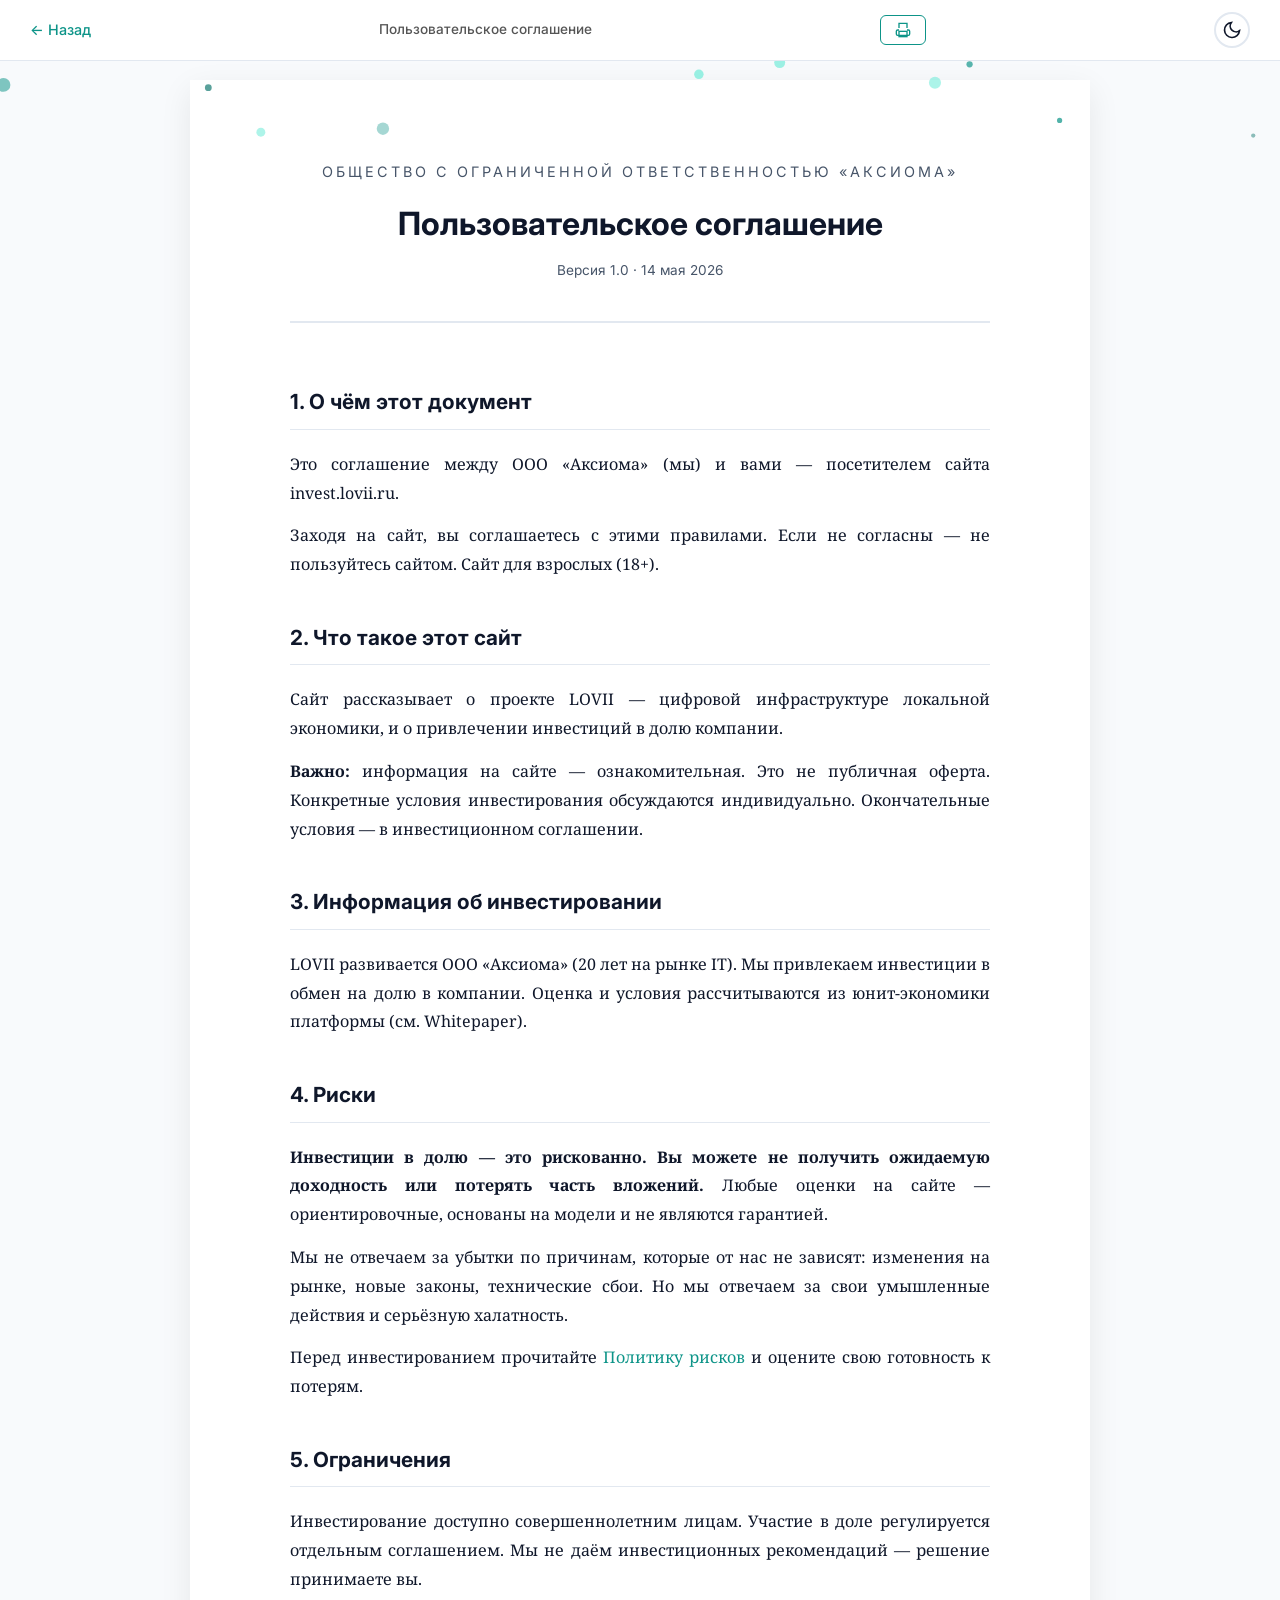
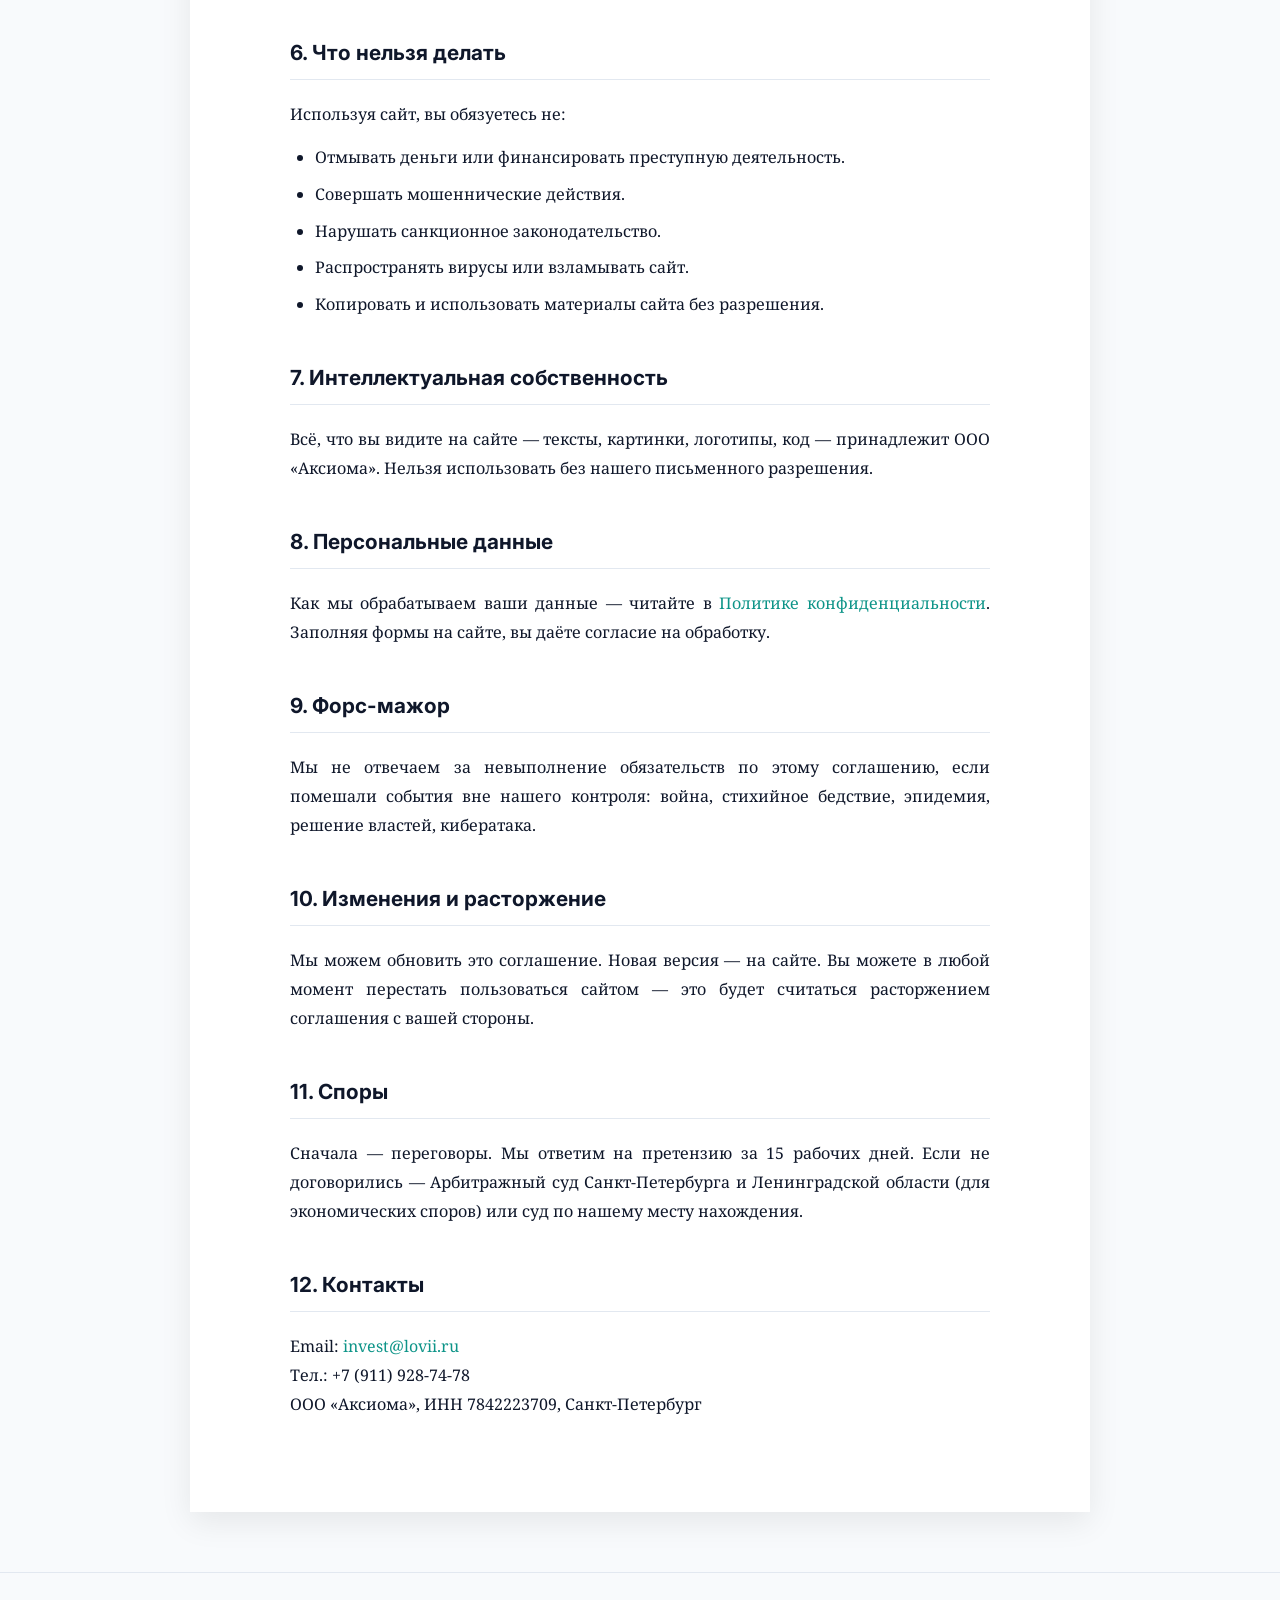
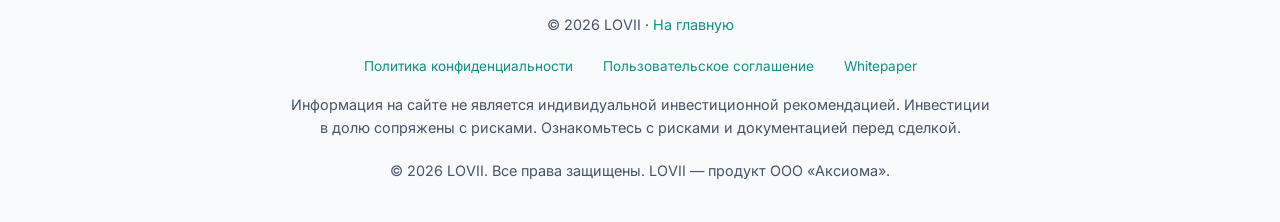
<file: docs/terms/index.html>
<!DOCTYPE html>
<html lang="ru">
<head>
    <meta charset="UTF-8">
    <meta name="viewport" content="width=device-width, initial-scale=1.0, viewport-fit=cover">
    <link rel="icon" type="image/svg+xml" href="../../favicon.svg">
    <link rel="apple-touch-icon" href="../../apple-touch-icon.png">
    <title>LOVII — Пользовательское соглашение</title>
    <meta name="description" content="Пользовательское соглашение LOVII — правила использования сайта invest.lovii.ru, условия инвестирования, риски и ответственность.">
    <!-- Open Graph / Social -->
    <meta property="og:type" content="website">
    <meta property="og:url" content="https://invest.lovii.ru/docs/terms/">
    <meta property="og:title" content="LOVII — Пользовательское соглашение">
    <meta property="og:description" content="Пользовательское соглашение LOVII — правила использования сайта, условия инвестирования, ответственность сторон.">
    <meta property="og:image" content="https://invest.lovii.ru/og-image.svg">
    <meta property="og:image:width" content="1024">
    <meta property="og:image:height" content="1024">
    <meta name="twitter:card" content="summary_large_image">
    <meta name="twitter:title" content="LOVII — Пользовательское соглашение">
    <meta name="twitter:description" content="Пользовательское соглашение LOVII.">
    <meta name="twitter:image" content="https://invest.lovii.ru/og-image.svg">
    <!-- Исходный текст: docs/texts/terms.txt -->
    <link rel="preconnect" href="https://fonts.googleapis.com">
    <link rel="preconnect" href="https://fonts.gstatic.com" crossorigin>
    <link href="https://fonts.googleapis.com/css2?family=Inter:wght@300;400;500;600;700&family=Noto+Serif:ital,wght@0,400;0,700;1,400&display=swap" rel="stylesheet">
    <meta http-equiv="Cache-Control" content="no-cache, no-store, must-revalidate">
    <meta http-equiv="Pragma" content="no-cache">
    <meta http-equiv="Expires" content="0">
    <link rel="stylesheet" href="../../css/site.css?v=5">
    <link rel="stylesheet" href="../../css/docs.css?v=5">
</head>
<body>
    <nav class="nav-bar">
        <a onclick="history.back()" style="cursor:pointer">← Назад</a>
        <span style="font-size:0.85rem;color:#555;font-weight:500;">Пользовательское соглашение</span>
        <button class="print-btn" onclick="window.print()">
            <svg viewBox="0 0 24 24" fill="none" stroke="currentColor" stroke-width="2"><path d="M6 9V2h12v7"/><path d="M6 12H4a2 2 0 0 0-2 2v4a2 2 0 0 0 2 2h16a2 2 0 0 0 2-2v-4a2 2 0 0 0-2-2h-2"/><rect x="6" y="14" width="12" height="8"/></svg>
        </button>
        <button class="theme-toggle" id="theme-toggle" aria-label="Переключить тему" style="width:36px;height:36px;border-radius:50%;border:2px solid var(--border-color);background:var(--card-bg);cursor:pointer;display:flex;align-items:center;justify-content:center;flex-shrink:0;">
            <svg class="theme-icon sun" viewBox="0 0 24 24" fill="none" stroke="currentColor" stroke-width="2" width="18" height="18"><circle cx="12" cy="12" r="5"/><path d="M12 1v2M12 21v2M4.22 4.22l1.42 1.42M18.36 18.36l1.42 1.42M1 12h2M21 12h2M4.22 19.78l1.42-1.42M18.36 5.64l1.42-1.42"/></svg>
            <svg class="theme-icon moon" viewBox="0 0 24 24" fill="none" stroke="currentColor" stroke-width="2" width="18" height="18"><path d="M21 12.79A9 9 0 1 1 11.21 3 7 7 0 0 0 21 12.79z"/></svg>
        </button>
    </nav>

    <div class="doc-wrapper">
        <div class="doc-header">
            <div class="org-name">Общество с ограниченной ответственностью «Аксиома»</div>
            <h1>Пользовательское соглашение</h1>
            <div class="doc-ref">
                <span>Версия 1.0 · 14 мая 2026</span>
            </div>
        </div>

        <div class="doc-body">
            <h2>1. О чём этот документ</h2>
            <p>Это соглашение между ООО «Аксиома» (мы) и вами — посетителем сайта invest.lovii.ru.</p>
            <p>Заходя на сайт, вы соглашаетесь с этими правилами. Если не согласны — не пользуйтесь сайтом. Сайт для взрослых (18+).</p>

            <h2>2. Что такое этот сайт</h2>
            <p>Сайт рассказывает о проекте LOVII — цифровой инфраструктуре локальной экономики, и о привлечении инвестиций в долю компании.</p>
            <p><strong>Важно:</strong> информация на сайте — ознакомительная. Это не публичная оферта. Конкретные условия инвестирования обсуждаются индивидуально. Окончательные условия — в инвестиционном соглашении.</p>

            <h2>3. Информация об инвестировании</h2>
            <p>LOVII развивается ООО «Аксиома» (20 лет на рынке IT). Мы привлекаем инвестиции в обмен на долю в компании. Оценка и условия рассчитываются из юнит-экономики платформы (см. Whitepaper).</p>

            <h2>4. Риски</h2>
            <p><strong>Инвестиции в долю — это рискованно. Вы можете не получить ожидаемую доходность или потерять часть вложений.</strong> Любые оценки на сайте — ориентировочные, основаны на модели и не являются гарантией.</p>
            <p>Мы не отвечаем за убытки по причинам, которые от нас не зависят: изменения на рынке, новые законы, технические сбои. Но мы отвечаем за свои умышленные действия и серьёзную халатность.</p>
            <p>Перед инвестированием прочитайте <a href="../risk-policy/">Политику рисков</a> и оцените свою готовность к потерям.</p>

            <h2>5. Ограничения</h2>
            <p>Инвестирование доступно совершеннолетним лицам. Участие в доле регулируется отдельным соглашением. Мы не даём инвестиционных рекомендаций — решение принимаете вы.</p>

            <h2>6. Что нельзя делать</h2>
            <p>Используя сайт, вы обязуетесь не:</p>
            <ul>
                <li>Отмывать деньги или финансировать преступную деятельность.</li>
                <li>Совершать мошеннические действия.</li>
                <li>Нарушать санкционное законодательство.</li>
                <li>Распространять вирусы или взламывать сайт.</li>
                <li>Копировать и использовать материалы сайта без разрешения.</li>
            </ul>

            <h2>7. Интеллектуальная собственность</h2>
            <p>Всё, что вы видите на сайте — тексты, картинки, логотипы, код — принадлежит ООО «Аксиома». Нельзя использовать без нашего письменного разрешения.</p>

            <h2>8. Персональные данные</h2>
            <p>Как мы обрабатываем ваши данные — читайте в <a href="../privacy/">Политике конфиденциальности</a>. Заполняя формы на сайте, вы даёте согласие на обработку.</p>

            <h2>9. Форс-мажор</h2>
            <p>Мы не отвечаем за невыполнение обязательств по этому соглашению, если помешали события вне нашего контроля: война, стихийное бедствие, эпидемия, решение властей, кибератака.</p>

            <h2>10. Изменения и расторжение</h2>
            <p>Мы можем обновить это соглашение. Новая версия — на сайте. Вы можете в любой момент перестать пользоваться сайтом — это будет считаться расторжением соглашения с вашей стороны.</p>

            <h2>11. Споры</h2>
            <p>Сначала — переговоры. Мы ответим на претензию за 15 рабочих дней. Если не договорились — Арбитражный суд Санкт-Петербурга и Ленинградской области (для экономических споров) или суд по нашему месту нахождения.</p>

            <h2>12. Контакты</h2>
            <p>Email: <a href="mailto:invest@lovii.ru">invest@lovii.ru</a><br>
            Тел.: +7 (911) 928-74-78<br>
            ООО «Аксиома», ИНН 7842223709, Санкт-Петербург</p>
        </div>
    </div>

    <footer class="footer">
        <p>© 2026 LOVII · <a href="../..">На главную</a></p>
            <div class="footer-links">
                <a href="../privacy/">Политика конфиденциальности</a>
                <a href="../terms/">Пользовательское соглашение</a>
                <a href="../whitepaper/">Whitepaper</a>
            </div>
            <p class="disclaimer">Информация на сайте не является индивидуальной инвестиционной рекомендацией. Инвестиции в долю сопряжены с рисками. Ознакомьтесь с рисками и документацией перед сделкой.</p>
            <p style="margin-top: 20px;">© 2026 LOVII. Все права защищены. LOVII — продукт ООО «Аксиома».</p>
    </footer>
    <script src="../../js/navigation.js?v=3"></script>
    <script src="../../js/app.js?v=3"></script>
    <script src="../../js/particles.js?v=3"></script>
</body>
</html>
</file>
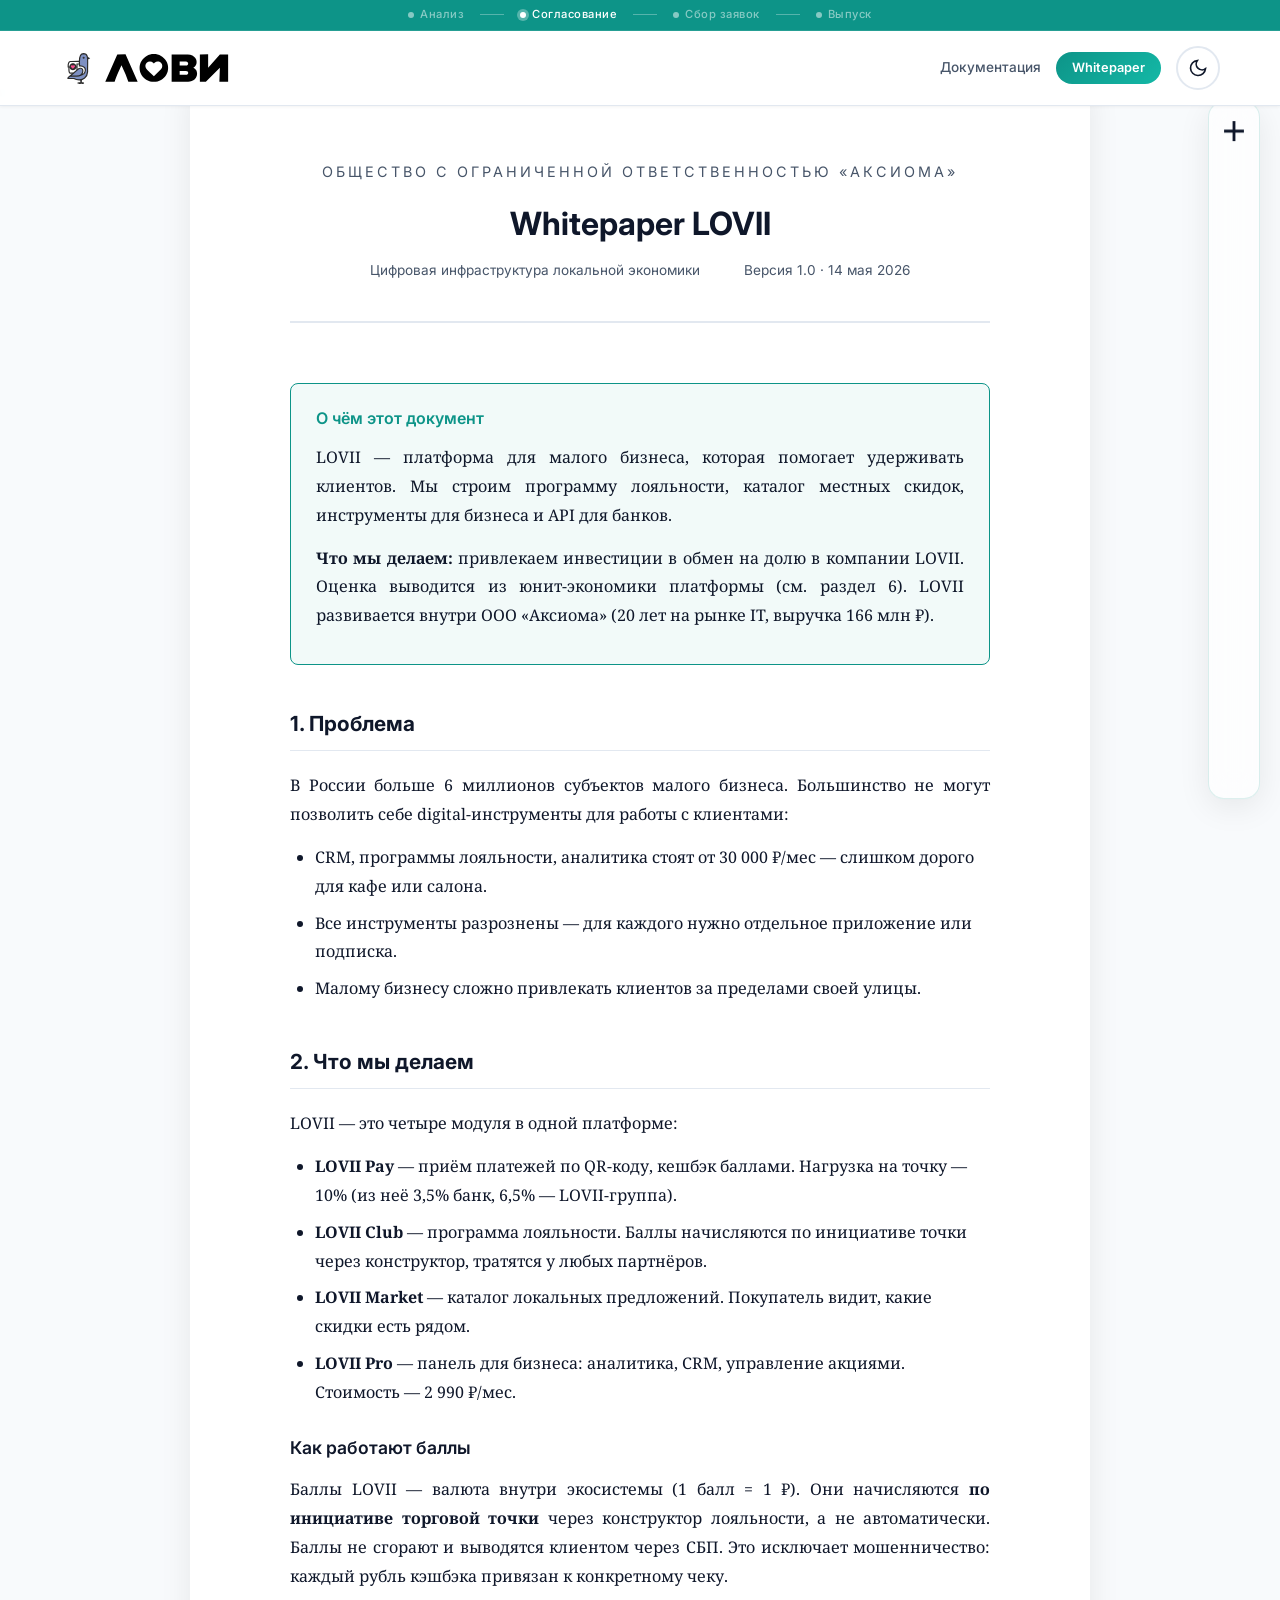
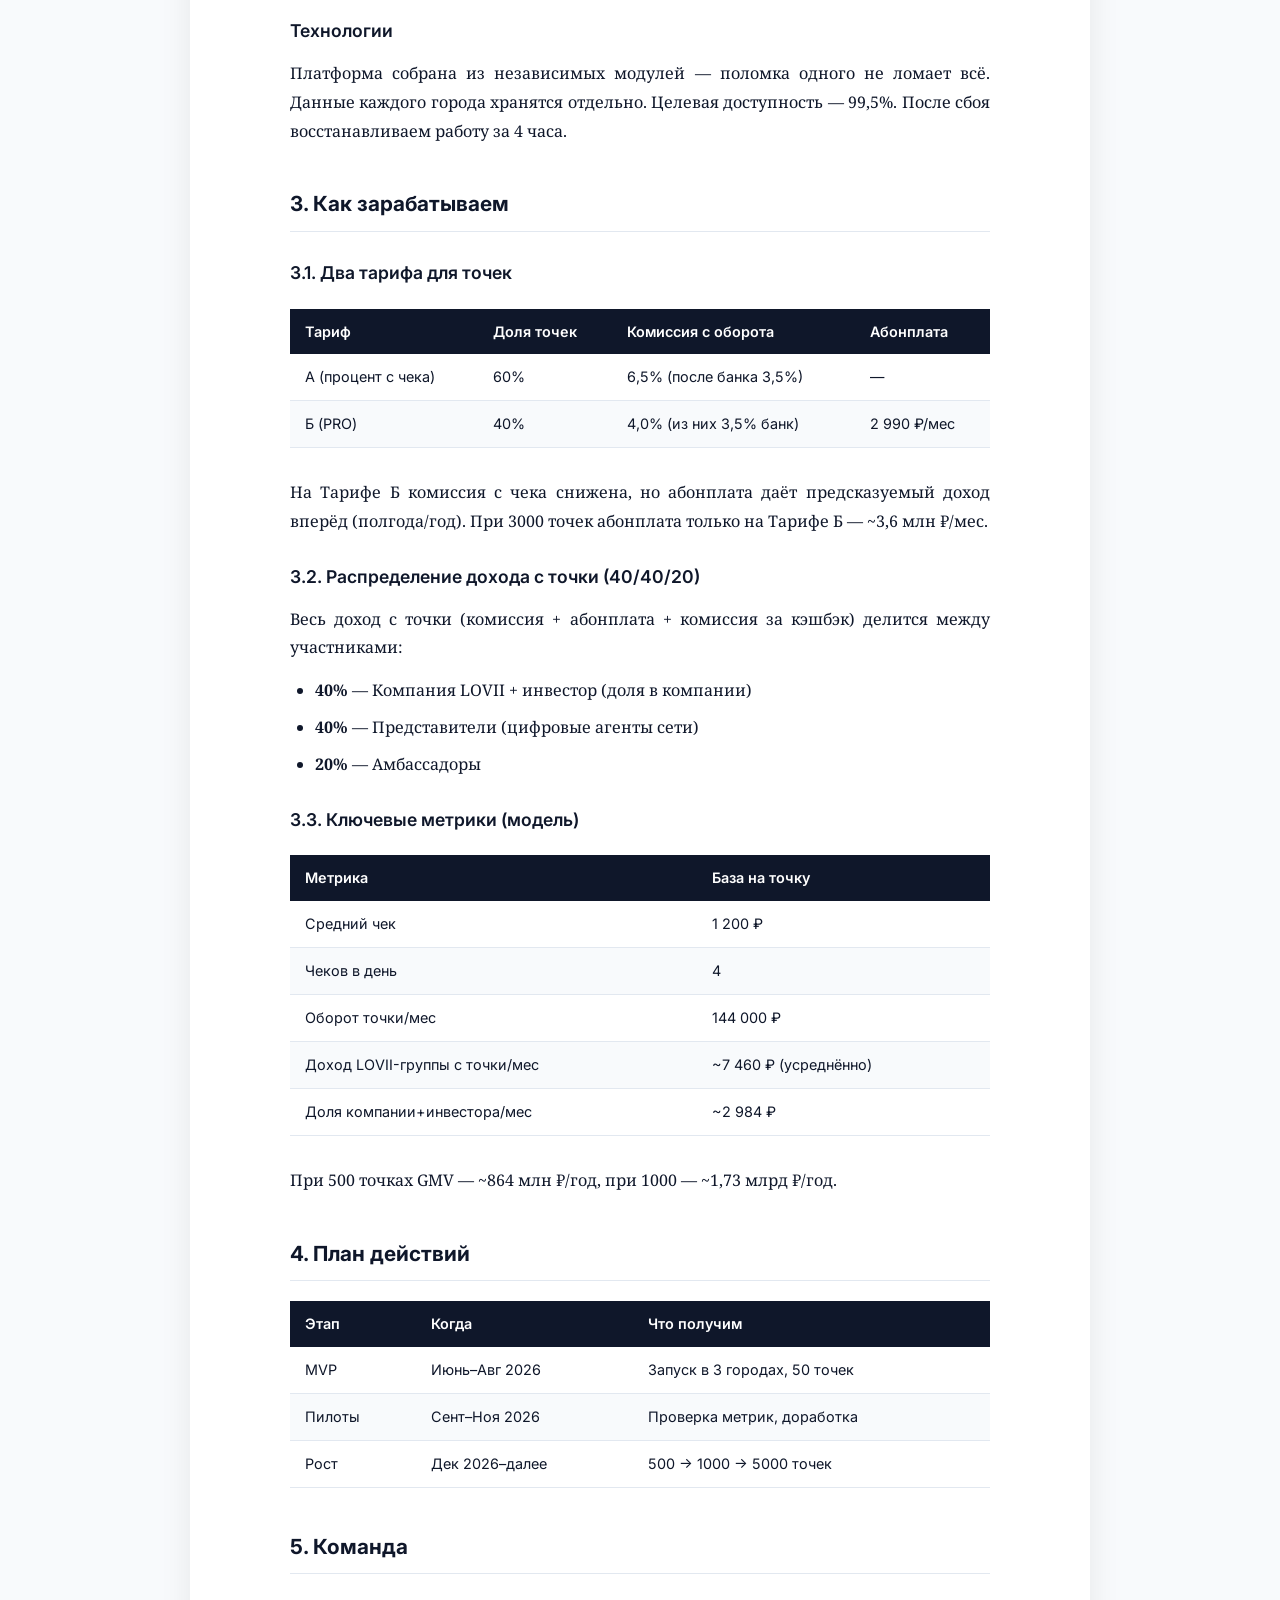
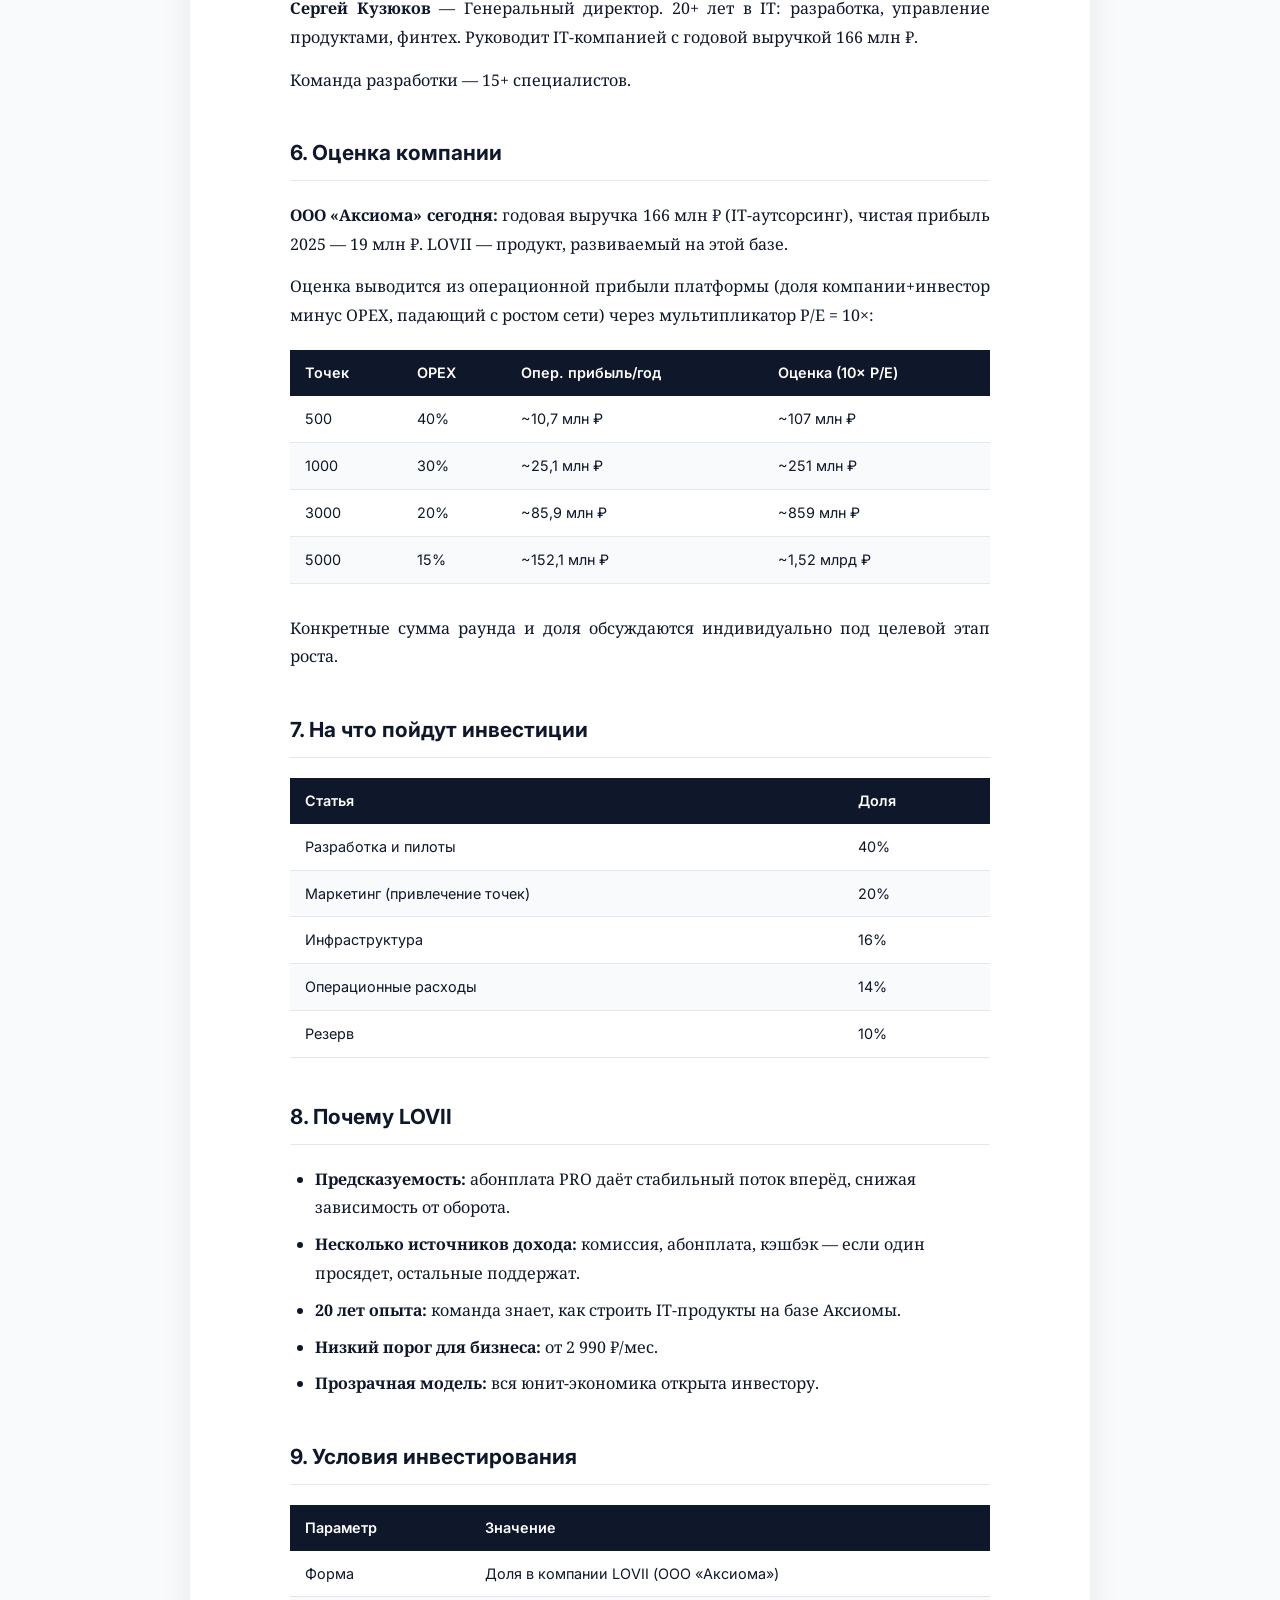
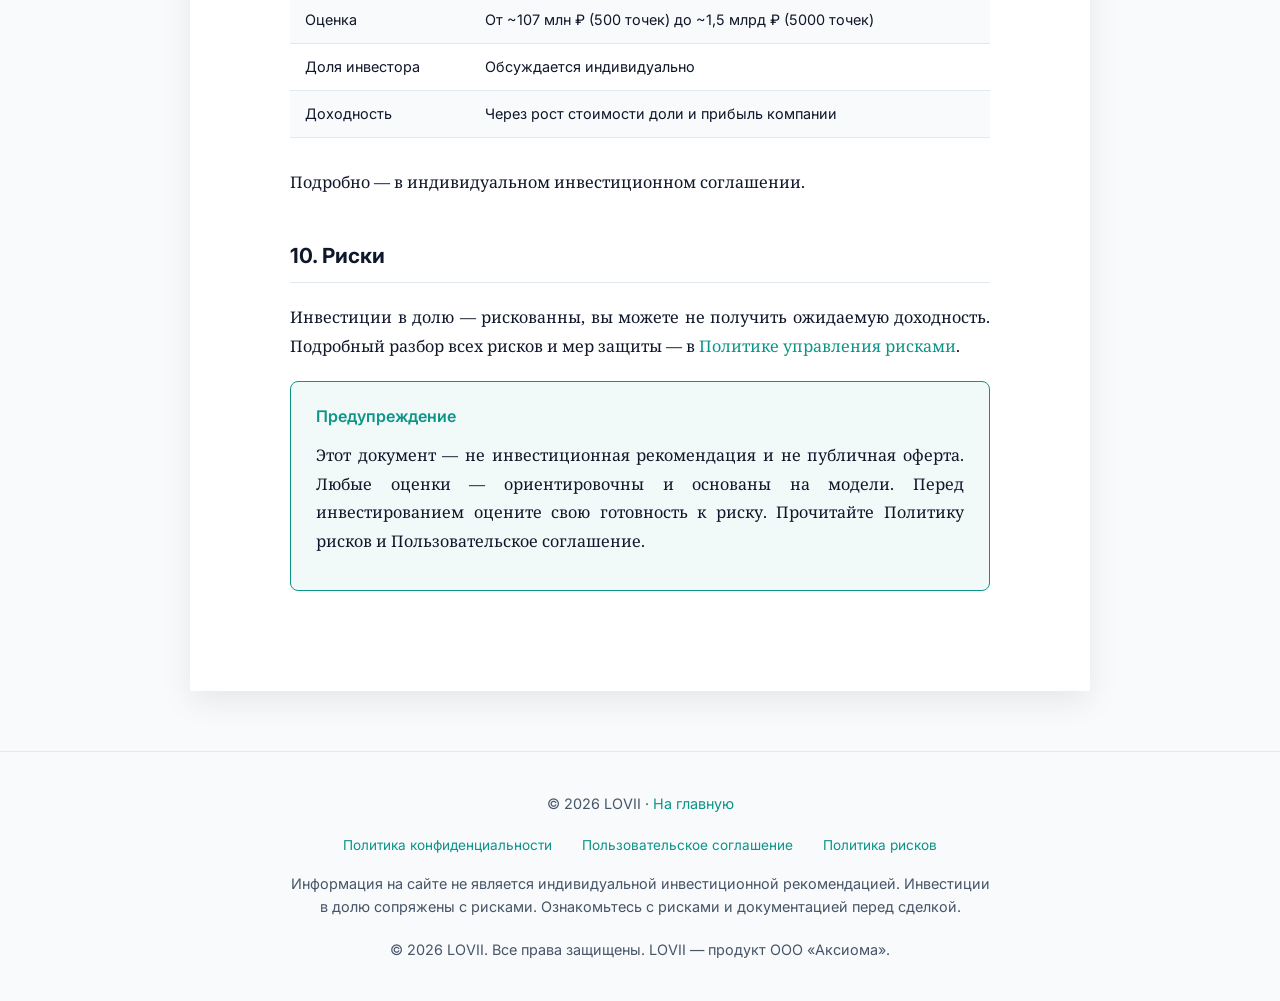
<file: docs/whitepaper/index.html>
<!DOCTYPE html>
<html lang="ru">
<head>
    <meta charset="UTF-8">
    <meta name="viewport" content="width=device-width, initial-scale=1.0, viewport-fit=cover">
    <link rel="icon" type="image/svg+xml" href="../../favicon.svg">
    <link rel="apple-touch-icon" href="../../apple-touch-icon.png">
    <title>LOVII — Whitepaper</title>
    <meta name="description" content="Whitepaper LOVII — цифровая инфраструктура локальной экономики. Платформа для малого бизнеса: программа лояльности, каталог скидок, инструменты и API для банков.">
    <!-- Open Graph / Social -->
    <meta property="og:type" content="website">
    <meta property="og:url" content="https://invest.lovii.ru/docs/whitepaper/">
    <meta property="og:title" content="LOVII — Whitepaper">
    <meta property="og:description" content="Whitepaper LOVII — цифровая инфраструктура локальной экономики. Привлечение инвестиций в обмен на долю в компании.">
    <meta property="og:image" content="https://invest.lovii.ru/og-image.svg">
    <meta property="og:image:width" content="1024">
    <meta property="og:image:height" content="1024">
    <meta name="twitter:card" content="summary_large_image">
    <meta name="twitter:title" content="LOVII — Whitepaper">
    <meta name="twitter:description" content="Whitepaper LOVII — цифровая инфраструктура локальной экономики.">
    <meta name="twitter:image" content="https://invest.lovii.ru/og-image.svg">
    <!-- Исходный текст: docs/texts/whitepaper.txt -->
    <link rel="preconnect" href="https://fonts.googleapis.com">
    <link rel="preconnect" href="https://fonts.gstatic.com" crossorigin>
    <link href="https://fonts.googleapis.com/css2?family=Inter:wght@300;400;500;600;700;800;900&family=Noto+Serif:ital,wght@0,400;0,700;1,400&display=swap" rel="stylesheet">
    <meta http-equiv="Cache-Control" content="no-cache, no-store, must-revalidate">
    <meta http-equiv="Pragma" content="no-cache">
    <meta http-equiv="Expires" content="0">
    <link rel="stylesheet" href="../../css/site.css?v=5">
    <link rel="stylesheet" href="../../css/docs.css?v=5">
</head>
<body>
    <header class="header">
        <div class="status-bar">
            <span class="status-step">
                <span class="step-dot"></span>
                <span class="status-label">Анализ</span>
            </span>
            <span class="step-line"></span>
            <span class="status-step active">
                <span class="step-dot"></span>
                <span class="status-label">Согласование</span>
            </span>
            <span class="step-line"></span>
            <span class="status-step">
                <span class="step-dot"></span>
                <span class="status-label">Сбор заявок</span>
            </span>
            <span class="step-line"></span>
            <span class="status-step">
                <span class="step-dot"></span>
                <span class="status-label">Выпуск</span>
            </span>
        </div>
        <div class="header-inner">
            <a href="../../" class="logo">
                <img src="../../img/logos/lovii-logo.svg" alt="LOVII" class="logo-light">
                <img src="../../img/logos/lovii-logo_dark.svg" alt="LOVII" class="logo-dark">
            </a>
            <div class="header-actions">
                <a href="../../#docs" class="header-link">Документация</a>
                <span class="header-badge">Whitepaper</span>
                <button class="header-hamburger" id="header-hamburger" aria-label="Открыть меню" aria-expanded="false">
                    <svg viewBox="0 0 24 24" fill="none" stroke="currentColor" stroke-width="2">
                        <path d="M3 12h18M3 6h18M3 18h18"></path>
                    </svg>
                </button>
                <button class="theme-toggle" id="theme-toggle" aria-label="Переключить тему">
                    <svg class="theme-icon sun" viewBox="0 0 24 24" fill="none" stroke="currentColor" stroke-width="2">
                        <circle cx="12" cy="12" r="5"></circle>
                        <path d="M12 1v2M12 21v2M4.22 4.22l1.42 1.42M18.36 18.36l1.42 1.42M1 12h2M21 12h2M4.22 19.78l1.42-1.42M18.36 5.64l1.42-1.42"></path>
                    </svg>
                    <svg class="theme-icon moon" viewBox="0 0 24 24" fill="none" stroke="currentColor" stroke-width="2">
                        <path d="M21 12.79A9 9 0 1 1 11.21 3 7 7 0 0 0 21 12.79z"></path>
                    </svg>
                </button>
            </div>
        </div>
    </header>

    <div class="drawer-overlay" id="drawerOverlay">
        <div class="drawer-sheet">
            <button class="drawer-close" id="drawerClose" aria-label="Закрыть">
                <svg viewBox="0 0 24 24" fill="none" stroke="currentColor" stroke-width="2">
                    <path d="M18 6L6 18M6 6l12 12"></path>
                </svg>
            </button>
            <div class="drawer-section">
                <div class="drawer-section-title">Навигация</div>
                <div class="drawer-items" id="drawer-list"></div>
            </div>
            <div class="drawer-footer">
                <a href="https://aoplatforma.ru" target="_blank" class="drawer-link">aoplatforma.ru</a>
                <span class="drawer-copy">© 2026 LOVII</span>
            </div>
        </div>
    </div>

    <nav class="mobile-nav" id="mobile-nav" role="navigation" aria-label="Мобильная навигация">
        <ul class="mobile-nav-list" id="mobile-nav-list"></ul>
    </nav>

    <nav class="floating-nav" id="floating-nav" role="navigation" aria-label="Плавающие якоря">
        <div class="floating-nav-toggle" id="floating-nav-toggle" aria-label="Раскрыть якоря">
            <svg viewBox="0 0 24 24" fill="none" stroke="currentColor" stroke-width="2">
                <path d="M12 5v14M19 12H5"></path>
            </svg>
        </div>
        <div class="floating-nav-content" id="floating-nav-content"></div>
    </nav>

    <nav class="nav-bar">
        <a onclick="history.back()" style="cursor:pointer">← Назад</a>
        <span style="font-size:0.85rem;color:var(--text-secondary);font-weight:500;">Whitepaper</span>
        <button class="print-btn" onclick="window.print()">
            <svg viewBox="0 0 24 24" fill="none" stroke="currentColor" stroke-width="2"><path d="M6 9V2h12v7"/><path d="M6 12H4a2 2 0 0 0-2 2v4a2 2 0 0 0 2 2h16a2 2 0 0 0 2-2v-4a2 2 0 0 0-2-2h-2"/><rect x="6" y="14" width="12" height="8"/></svg>
        </button>
    </nav>

    <div class="doc-wrapper">
        <div class="doc-header">
            <div class="org-name">Общество с ограниченной ответственностью «Аксиома»</div>
            <h1>Whitepaper LOVII</h1>
            <div class="doc-ref">
                <span>Цифровая инфраструктура локальной экономики</span>
                <span>Версия 1.0 · 14 мая 2026</span>
            </div>
        </div>

        <div class="doc-body">

            <div class="highlight">
                <h4>О чём этот документ</h4>
                <p>LOVII — платформа для малого бизнеса, которая помогает удерживать клиентов. Мы строим программу лояльности, каталог местных скидок, инструменты для бизнеса и API для банков.</p>
                <p><strong>Что мы делаем:</strong> привлекаем инвестиции в обмен на долю в компании LOVII. Оценка выводится из юнит-экономики платформы (см. раздел 6). LOVII развивается внутри ООО «Аксиома» (20 лет на рынке IT, выручка 166 млн ₽).</p>
            </div>

            <h2>1. Проблема</h2>
            <p>В России больше 6 миллионов субъектов малого бизнеса. Большинство не могут позволить себе digital-инструменты для работы с клиентами:</p>
            <ul>
                <li>CRM, программы лояльности, аналитика стоят от 30 000 ₽/мес — слишком дорого для кафе или салона.</li>
                <li>Все инструменты разрознены — для каждого нужно отдельное приложение или подписка.</li>
                <li>Малому бизнесу сложно привлекать клиентов за пределами своей улицы.</li>
            </ul>

            <h2>2. Что мы делаем</h2>
            <p>LOVII — это четыре модуля в одной платформе:</p>
            <ul>
                <li><strong>LOVII Pay</strong> — приём платежей по QR-коду, кешбэк баллами. Нагрузка на точку — 10% (из неё 3,5% банк, 6,5% — LOVII-группа).</li>
                <li><strong>LOVII Club</strong> — программа лояльности. Баллы начисляются по инициативе точки через конструктор, тратятся у любых партнёров.</li>
                <li><strong>LOVII Market</strong> — каталог локальных предложений. Покупатель видит, какие скидки есть рядом.</li>
                <li><strong>LOVII Pro</strong> — панель для бизнеса: аналитика, CRM, управление акциями. Стоимость — 2 990 ₽/мес.</li>
            </ul>

            <h3>Как работают баллы</h3>
            <p>Баллы LOVII — валюта внутри экосистемы (1 балл = 1 ₽). Они начисляются <strong>по инициативе торговой точки</strong> через конструктор лояльности, а не автоматически. Баллы не сгорают и выводятся клиентом через СБП. Это исключает мошенничество: каждый рубль кэшбэка привязан к конкретному чеку.</p>

            <h3>Технологии</h3>
            <p>Платформа собрана из независимых модулей — поломка одного не ломает всё. Данные каждого города хранятся отдельно. Целевая доступность — 99,5%. После сбоя восстанавливаем работу за 4 часа.</p>

            <h2>3. Как зарабатываем</h2>

            <h3>3.1. Два тарифа для точек</h3>
            <table class="doc-table">
                <thead><tr><th>Тариф</th><th>Доля точек</th><th>Комиссия с оборота</th><th>Абонплата</th></tr></thead>
                <tbody>
                    <tr><td>А (процент с чека)</td><td>60%</td><td>6,5% (после банка 3,5%)</td><td>—</td></tr>
                    <tr><td>Б (PRO)</td><td>40%</td><td>4,0% (из них 3,5% банк)</td><td>2 990 ₽/мес</td></tr>
                </tbody>
            </table>
            <p>На Тарифе Б комиссия с чека снижена, но абонплата даёт предсказуемый доход вперёд (полгода/год). При 3000 точек абонплата только на Тарифе Б — ~3,6 млн ₽/мес.</p>

            <h3>3.2. Распределение дохода с точки (40/40/20)</h3>
            <p>Весь доход с точки (комиссия + абонплата + комиссия за кэшбэк) делится между участниками:</p>
            <ul>
                <li><strong>40%</strong> — Компания LOVII + инвестор (доля в компании)</li>
                <li><strong>40%</strong> — Представители (цифровые агенты сети)</li>
                <li><strong>20%</strong> — Амбассадоры</li>
            </ul>

            <h3>3.3. Ключевые метрики (модель)</h3>
            <table class="doc-table">
                <thead><tr><th>Метрика</th><th>База на точку</th></tr></thead>
                <tbody>
                    <tr><td>Средний чек</td><td>1 200 ₽</td></tr>
                    <tr><td>Чеков в день</td><td>4</td></tr>
                    <tr><td>Оборот точки/мес</td><td>144 000 ₽</td></tr>
                    <tr><td>Доход LOVII-группы с точки/мес</td><td>~7 460 ₽ (усреднённо)</td></tr>
                    <tr><td>Доля компании+инвестора/мес</td><td>~2 984 ₽</td></tr>
                </tbody>
            </table>
            <p>При 500 точках GMV — ~864 млн ₽/год, при 1000 — ~1,73 млрд ₽/год.</p>

            <h2>4. План действий</h2>
            <table class="doc-table">
                <thead><tr><th>Этап</th><th>Когда</th><th>Что получим</th></tr></thead>
                <tbody>
                    <tr><td>MVP</td><td>Июнь–Авг 2026</td><td>Запуск в 3 городах, 50 точек</td></tr>
                    <tr><td>Пилоты</td><td>Сент–Ноя 2026</td><td>Проверка метрик, доработка</td></tr>
                    <tr><td>Рост</td><td>Дек 2026–далее</td><td>500 → 1000 → 5000 точек</td></tr>
                </tbody>
            </table>

            <h2>5. Команда</h2>
            <p><strong>Сергей Кузюков</strong> — Генеральный директор. 20+ лет в IT: разработка, управление продуктами, финтех. Руководит IT-компанией с годовой выручкой 166 млн ₽.</p>
            <p>Команда разработки — 15+ специалистов.</p>

            <h2>6. Оценка компании</h2>
            <p><strong>ООО «Аксиома» сегодня:</strong> годовая выручка 166 млн ₽ (IT-аутсорсинг), чистая прибыль 2025 — 19 млн ₽. LOVII — продукт, развиваемый на этой базе.</p>
            <p>Оценка выводится из операционной прибыли платформы (доля компании+инвестор минус OPEX, падающий с ростом сети) через мультипликатор P/E = 10×:</p>
            <table class="doc-table">
                <thead><tr><th>Точек</th><th>OPEX</th><th>Опер. прибыль/год</th><th>Оценка (10× P/E)</th></tr></thead>
                <tbody>
                    <tr><td>500</td><td>40%</td><td>~10,7 млн ₽</td><td>~107 млн ₽</td></tr>
                    <tr><td>1000</td><td>30%</td><td>~25,1 млн ₽</td><td>~251 млн ₽</td></tr>
                    <tr><td>3000</td><td>20%</td><td>~85,9 млн ₽</td><td>~859 млн ₽</td></tr>
                    <tr><td>5000</td><td>15%</td><td>~152,1 млн ₽</td><td>~1,52 млрд ₽</td></tr>
                </tbody>
            </table>
            <p>Конкретные сумма раунда и доля обсуждаются индивидуально под целевой этап роста.</p>

            <h2>7. На что пойдут инвестиции</h2>
            <table class="doc-table">
                <thead><tr><th>Статья</th><th>Доля</th></tr></thead>
                <tbody>
                    <tr><td>Разработка и пилоты</td><td>40%</td></tr>
                    <tr><td>Маркетинг (привлечение точек)</td><td>20%</td></tr>
                    <tr><td>Инфраструктура</td><td>16%</td></tr>
                    <tr><td>Операционные расходы</td><td>14%</td></tr>
                    <tr><td>Резерв</td><td>10%</td></tr>
                </tbody>
            </table>

            <h2>8. Почему LOVII</h2>
            <ul>
                <li><strong>Предсказуемость:</strong> абонплата PRO даёт стабильный поток вперёд, снижая зависимость от оборота.</li>
                <li><strong>Несколько источников дохода:</strong> комиссия, абонплата, кэшбэк — если один просядет, остальные поддержат.</li>
                <li><strong>20 лет опыта:</strong> команда знает, как строить IT-продукты на базе Аксиомы.</li>
                <li><strong>Низкий порог для бизнеса:</strong> от 2 990 ₽/мес.</li>
                <li><strong>Прозрачная модель:</strong> вся юнит-экономика открыта инвестору.</li>
            </ul>

            <h2>9. Условия инвестирования</h2>
            <table class="doc-table">
                <thead><tr><th>Параметр</th><th>Значение</th></tr></thead>
                <tbody>
                    <tr><td>Форма</td><td>Доля в компании LOVII (ООО «Аксиома»)</td></tr>
                    <tr><td>Оценка</td><td>От ~107 млн ₽ (500 точек) до ~1,5 млрд ₽ (5000 точек)</td></tr>
                    <tr><td>Доля инвестора</td><td>Обсуждается индивидуально</td></tr>
                    <tr><td>Доходность</td><td>Через рост стоимости доли и прибыль компании</td></tr>
                </tbody>
            </table>
            <p>Подробно — в индивидуальном инвестиционном соглашении.</p>

            <h2>10. Риски</h2>
            <p>Инвестиции в долю — рискованны, вы можете не получить ожидаемую доходность. Подробный разбор всех рисков и мер защиты — в <a href="../risk-policy/">Политике управления рисками</a>.</p>

            <div class="highlight">
                <h4>Предупреждение</h4>
                <p>Этот документ — не инвестиционная рекомендация и не публичная оферта. Любые оценки — ориентировочны и основаны на модели. Перед инвестированием оцените свою готовность к риску. Прочитайте Политику рисков и Пользовательское соглашение.</p>
            </div>
        </div>
    </div>

    <footer class="footer">
        <p>© 2026 LOVII · <a href="../..">На главную</a></p>
            <div class="footer-links">
                <a href="../privacy/">Политика конфиденциальности</a>
                <a href="../terms/">Пользовательское соглашение</a>
                <a href="../risk-policy/">Политика рисков</a>
            </div>
            <p class="disclaimer">Информация на сайте не является индивидуальной инвестиционной рекомендацией. Инвестиции в долю сопряжены с рисками. Ознакомьтесь с рисками и документацией перед сделкой.</p>
            <p style="margin-top: 20px;">© 2026 LOVII. Все права защищены. LOVII — продукт ООО «Аксиома».</p>
    </footer>
    <script src="../../js/navigation.js?v=3"></script>
    <script src="../../js/app.js?v=3"></script>
    <script src="../../js/particles.js?v=3"></script>
</body>
</html>
</file>
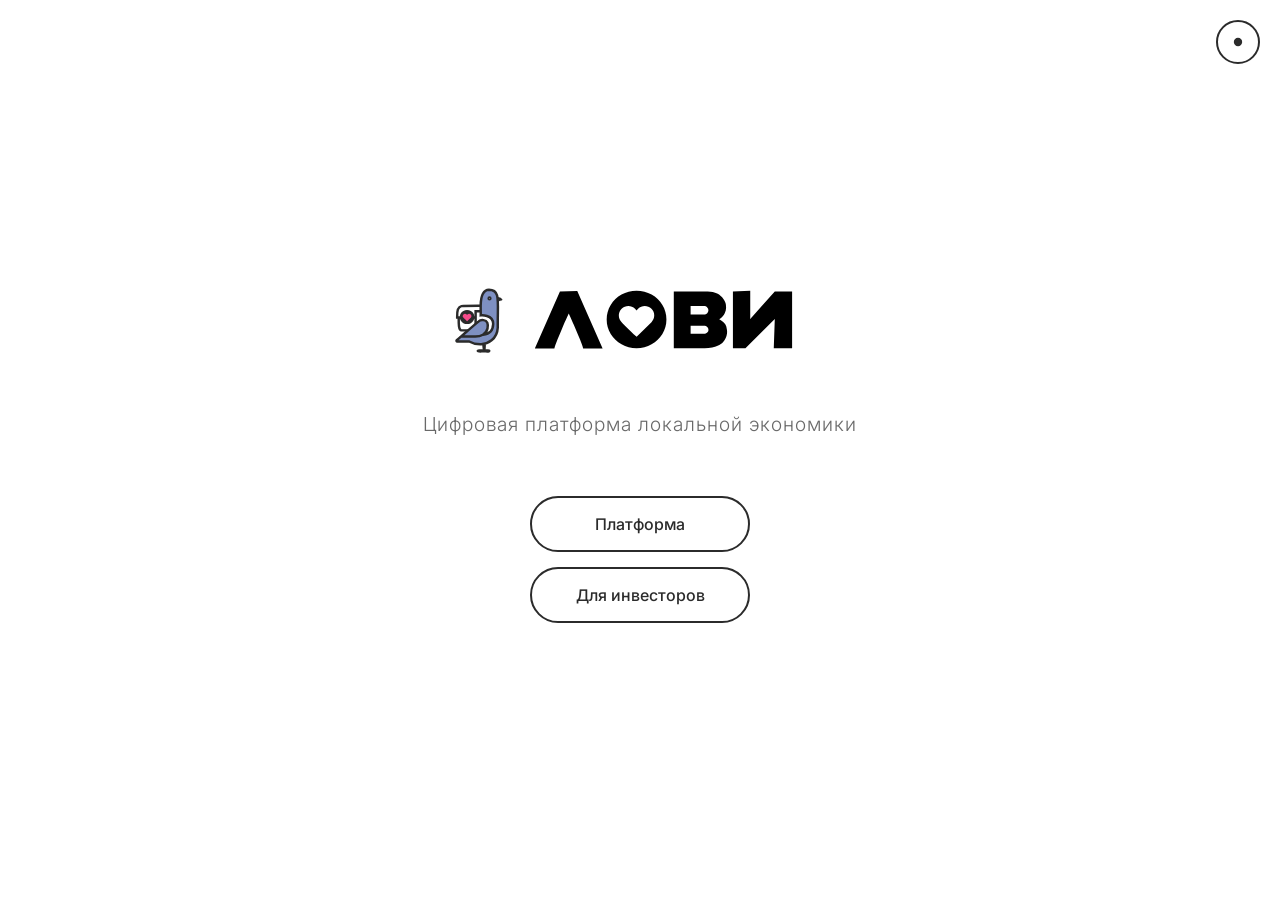
<file: landing/lovii.ru/index.html>
<!DOCTYPE html>
<html lang="ru">
<head>
    <meta charset="UTF-8">
    <meta name="viewport" content="width=device-width, initial-scale=1.0">
    <title>LOVII — Цифровая платформа локальной экономики</title>
    <link rel="preconnect" href="https://fonts.googleapis.com">
    <link rel="preconnect" href="https://fonts.gstatic.com" crossorigin>
    <link href="https://fonts.googleapis.com/css2?family=Inter:wght@300;400;500;600;700&display=swap" rel="stylesheet">
    <style>
        :root {
            --bg: #ffffff;
            --text: #2b2b2b;
            --accent: #2b2b2b;
        }

        [data-theme="dark"] {
            --bg: #1E293B;
            --text: #F1F5F9;
            --accent: #ffffff;
        }

        * {
            margin: 0;
            padding: 0;
            box-sizing: border-box;
        }

        body {
            font-family: 'Inter', -apple-system, BlinkMacSystemFont, sans-serif;
            background: var(--bg);
            color: var(--text);
            min-height: 100vh;
            display: flex;
            flex-direction: column;
            align-items: center;
            justify-content: center;
            padding: 40px 20px;
            transition: background 0.3s, color 0.3s;
        }

        .container {
            text-align: center;
            max-width: 600px;
        }

        .logo {
            margin: 0 auto 50px;
            position: relative;
            width: 100%;
            max-width: 400px;
            height: 85px;
        }

        .logo img {
            position: absolute;
            top: 50%;
            left: 50%;
            transform: translate(-50%, -50%);
            width: 100%;
            height: auto;
        }

        .logo .logo-dark {
            display: none;
        }

        [data-theme="dark"] .logo .logo-light {
            display: none;
        }

        [data-theme="dark"] .logo .logo-dark {
            display: block;
        }

        .tagline {
            font-size: 1.2rem;
            font-weight: 300;
            letter-spacing: 1px;
            margin-bottom: 60px;
            opacity: 0.7;
        }

        .links {
            display: flex;
            flex-direction: column;
            gap: 15px;
            align-items: center;
        }

        .links a {
            display: inline-block;
            padding: 16px 40px;
            border: 2px solid var(--accent);
            color: var(--accent);
            text-decoration: none;
            font-size: 1rem;
            font-weight: 500;
            border-radius: 50px;
            transition: all 0.3s;
            min-width: 220px;
        }

        .links a:hover {
            background: var(--accent);
            color: var(--bg);
        }

        .theme-toggle {
            position: fixed;
            top: 20px;
            right: 20px;
            width: 44px;
            height: 44px;
            border-radius: 50%;
            border: 2px solid var(--accent);
            background: transparent;
            cursor: pointer;
            display: flex;
            align-items: center;
            justify-content: center;
            transition: all 0.3s;
        }

        .theme-toggle:hover {
            transform: scale(1.05);
        }

        .theme-toggle svg {
            width: 20px;
            height: 20px;
            fill: var(--accent);
        }

        .theme-toggle .icon-moon {
            display: none;
        }

        .theme-toggle .icon-sun {
            display: block;
        }

        [data-theme="dark"] .theme-toggle .icon-moon {
            display: block;
        }

        [data-theme="dark"] .theme-toggle .icon-sun {
            display: none;
        }

        @media (max-width: 768px) {
            .logo {
                max-width: 280px;
                height: 60px;
            }

            .tagline {
                font-size: 1rem;
            }

            .links a {
                min-width: 200px;
                padding: 14px 30px;
            }
        }
    </style>
</head>
<body>
    <button class="theme-toggle" id="theme-toggle" aria-label="Переключить тему">
        <svg class="icon-sun" viewBox="0 0 24 24"><circle cx="12" cy="12" r="5"/><path d="M12 1v2M12 21v2M4.22 4.22l1.42 1.42M18.36 18.36l1.42 1.42M1 12h2M21 12h2M4.22 19.78l1.42-1.42M18.36 5.64l1.42-1.42"/></svg>
        <svg class="icon-moon" viewBox="0 0 24 24"><path d="M21 12.79A9 9 0 1 1 11.21 3 7 7 0 0 0 21 12.79z"/></svg>
    </button>

    <div class="container">
        <div class="logo">
            <img src="logo/lovii-logo.svg" alt="LOVII" class="logo-light">
            <img src="logo/lovii-logo_dark.svg" alt="LOVII" class="logo-dark">
        </div>

        <p class="tagline">Цифровая платформа локальной экономики</p>

        <div class="links">
            <a href="https://aoplatforma.ru" target="_blank">Платформа</a>
            <a href="https://bestdeejay-design.github.io/lovii_presentation/" target="_blank">Для инвесторов</a>
        </div>
    </div>

    <script>
        (function() {
            const savedTheme = localStorage.getItem('lovii-theme') || 'light';
            document.body.setAttribute('data-theme', savedTheme);

            document.getElementById('theme-toggle').addEventListener('click', function() {
                const current = document.body.getAttribute('data-theme');
                const next = current === 'light' ? 'dark' : 'light';
                document.body.setAttribute('data-theme', next);
                localStorage.setItem('lovii-theme', next);
            });
        })();
    </script>
</body>
</html>
</file>
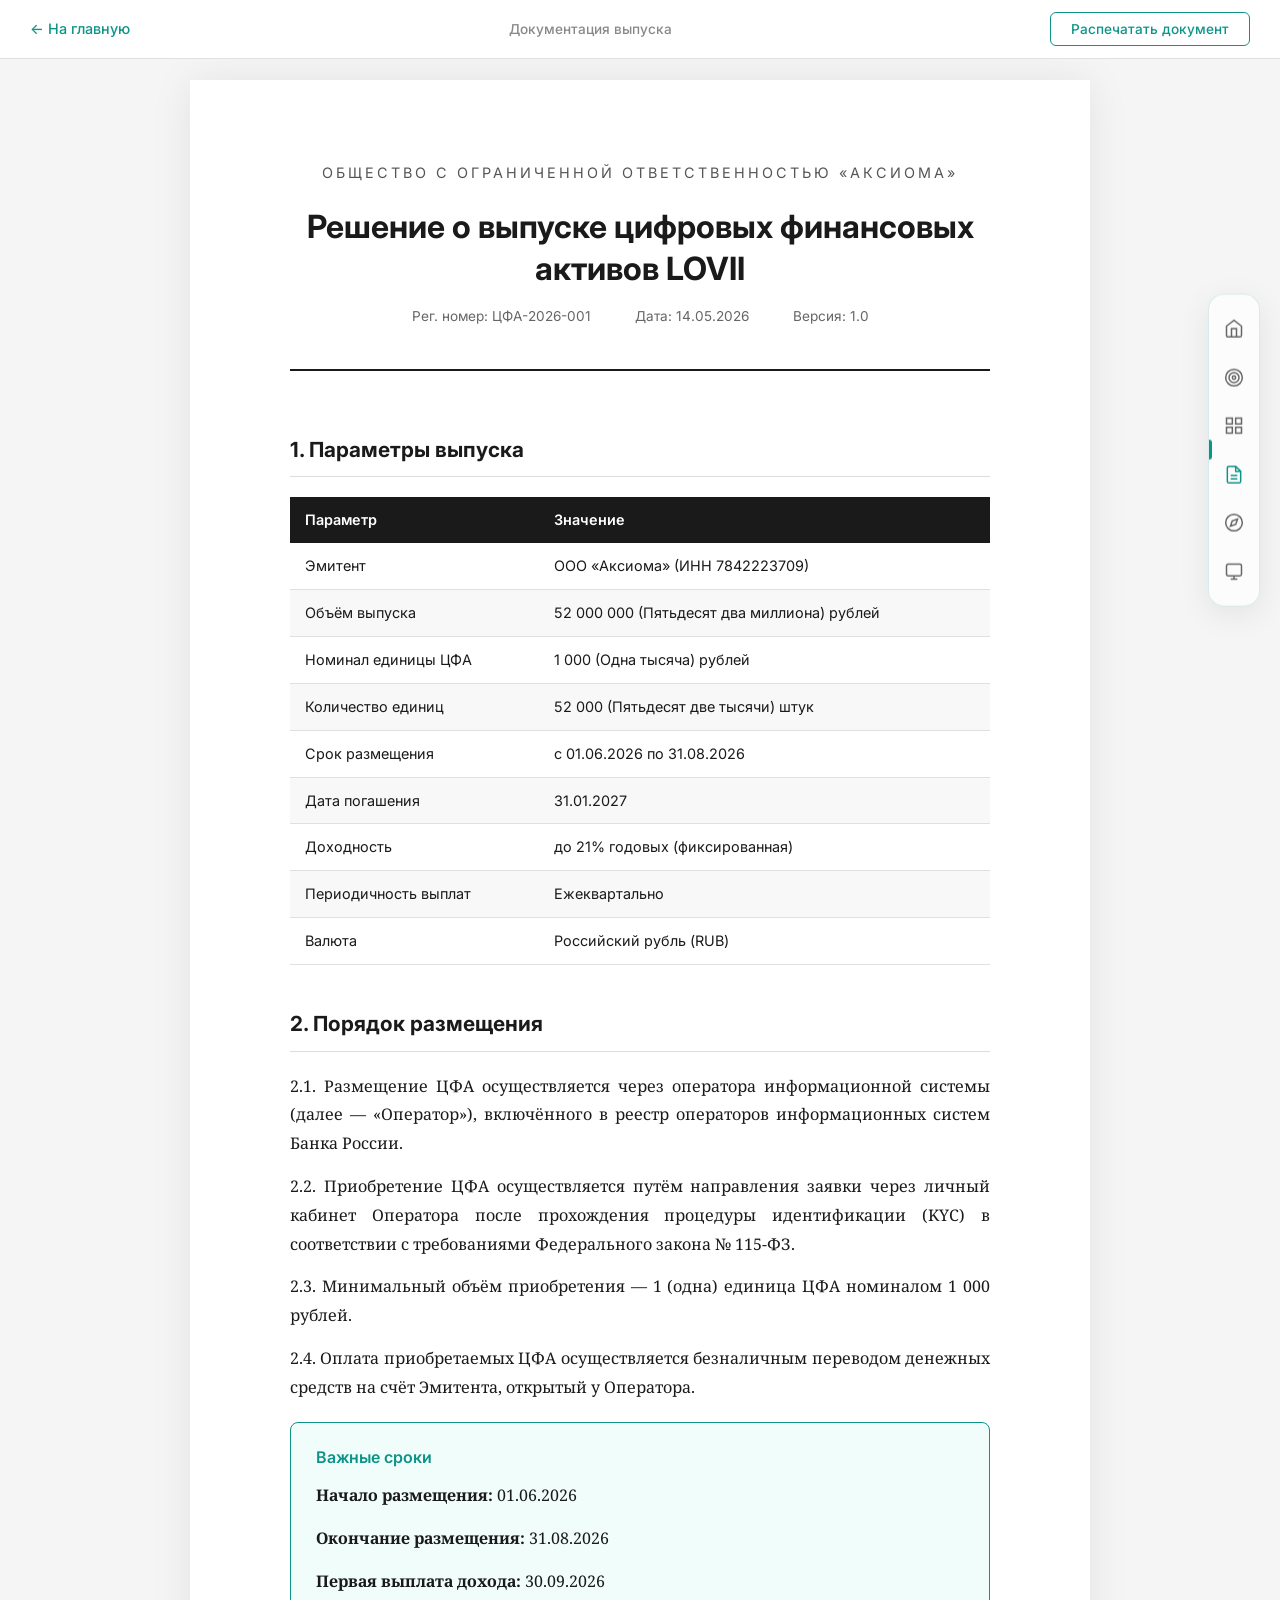
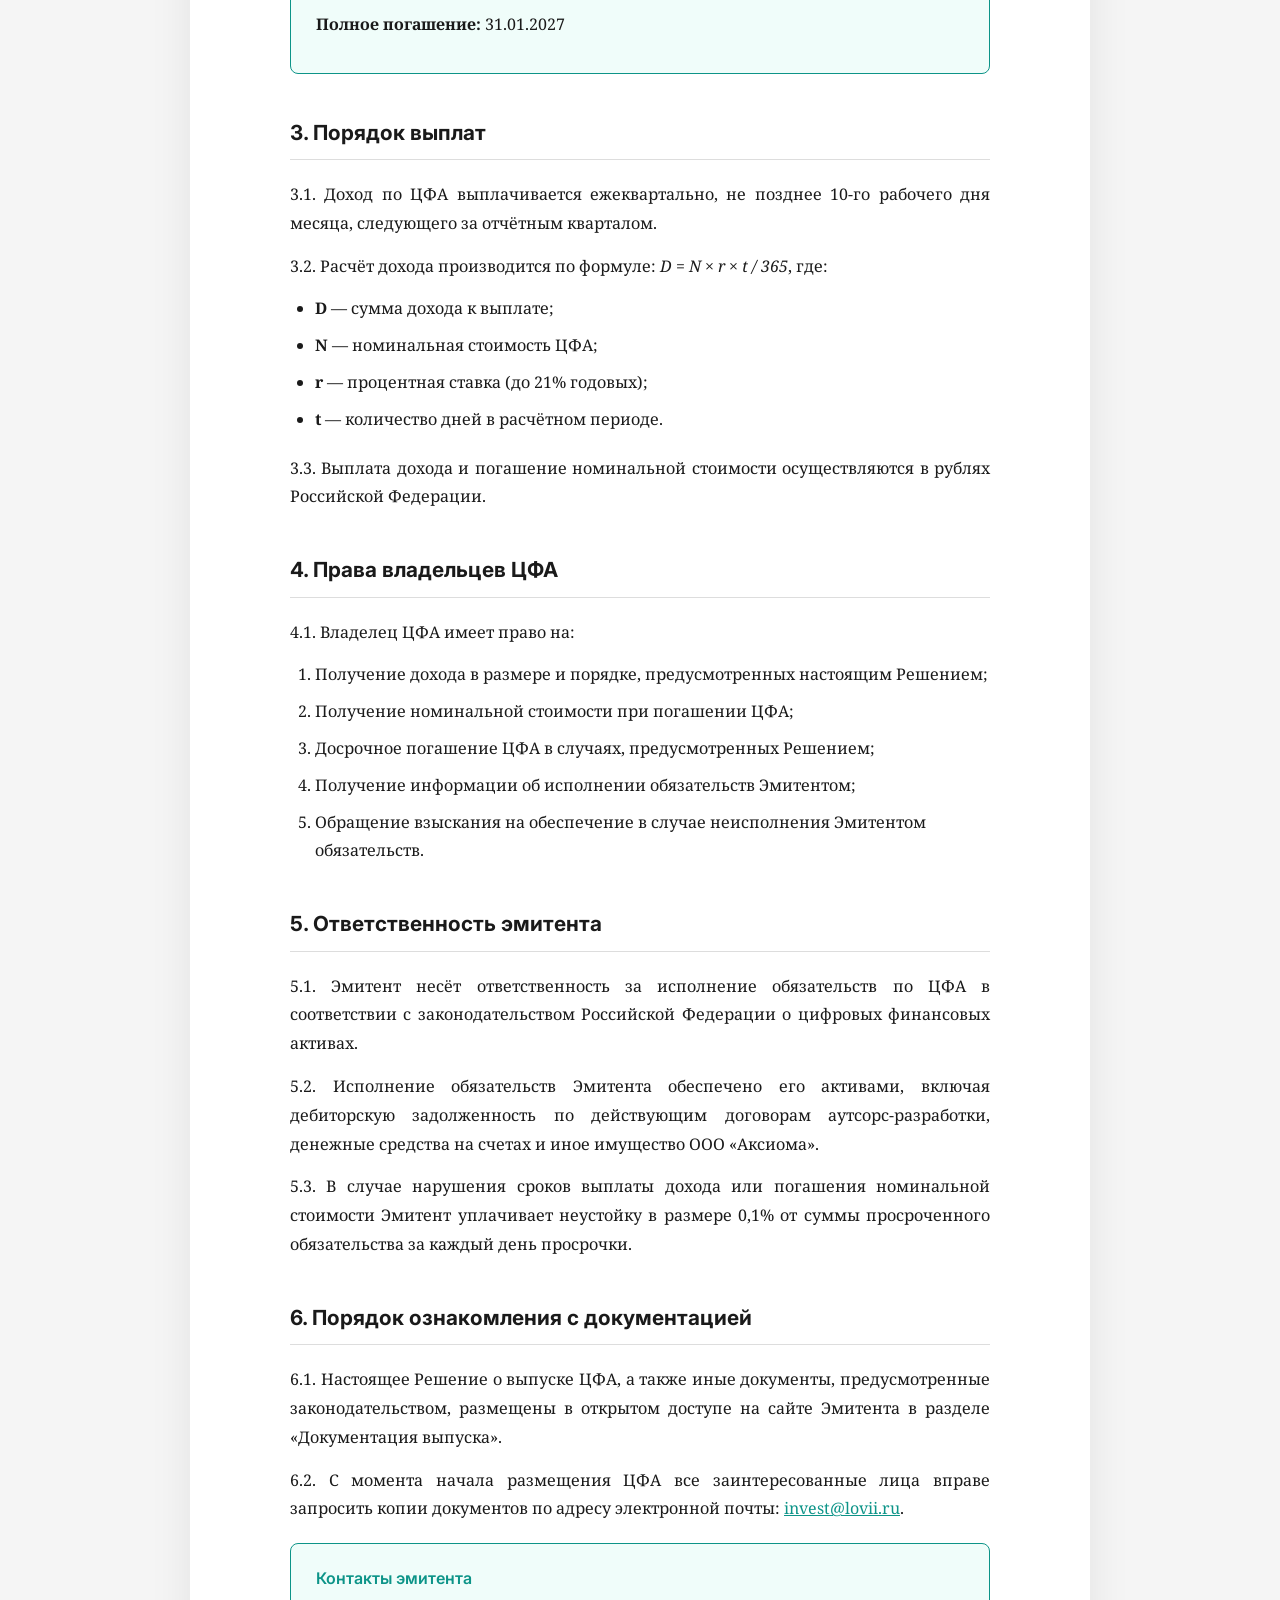
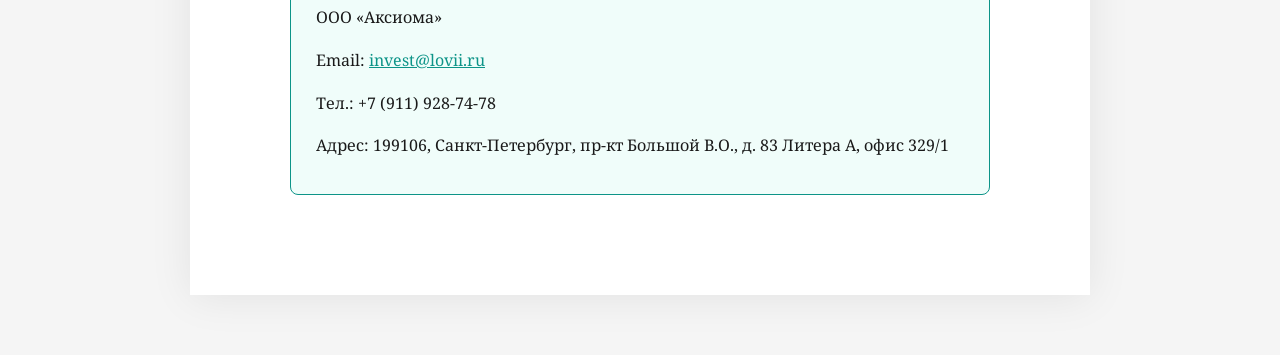
<file: docs/issue-terms.html>
<!DOCTYPE html>
<html lang="ru">
<head>
    <meta charset="UTF-8">
    <meta name="viewport" content="width=device-width, initial-scale=1.0">
    <title>Решение о выпуске ЦФА — Параметры и условия</title>
    <link rel="preconnect" href="https://fonts.googleapis.com">
    <link rel="preconnect" href="https://fonts.gstatic.com" crossorigin>
    <link href="https://fonts.googleapis.com/css2?family=Inter:wght@300;400;500;600;700&family=Noto+Serif:ital,wght@0,400;0,700;1,400&display=swap" rel="stylesheet">
    <style>
        :root { --accent: #0D9488; }
        * { margin: 0; padding: 0; box-sizing: border-box; }
        body {
            font-family: 'Noto Serif', 'Times New Roman', serif;
            background: #f5f5f5;
            color: #1a1a1a;
            line-height: 1.8;
            font-size: 16px;
        }
        .nav-bar {
            position: fixed;
            top: 0; left: 0; right: 0;
            z-index: 100;
            background: #fff;
            border-bottom: 1px solid #e0e0e0;
            padding: 12px 30px;
            display: flex;
            justify-content: space-between;
            align-items: center;
            font-family: 'Inter', sans-serif;
        }
        .nav-bar a { color: var(--accent); text-decoration: none; font-size: 0.9rem; font-weight: 500; }
        .nav-bar .print-btn {
            padding: 8px 20px;
            border: 1px solid var(--accent);
            background: transparent;
            color: var(--accent);
            border-radius: 6px;
            cursor: pointer;
            font-size: 0.85rem;
            font-weight: 500;
            font-family: 'Inter', sans-serif;
            transition: all 0.3s;
        }
        .nav-bar .print-btn:hover { background: var(--accent); color: #fff; }
        .doc-wrapper {
            max-width: 900px;
            margin: 80px auto 60px;
            background: #fff;
            box-shadow: 0 2px 40px rgba(0,0,0,0.08);
            padding: 80px 100px;
        }
        .doc-header {
            text-align: center;
            margin-bottom: 60px;
            padding-bottom: 40px;
            border-bottom: 2px solid #1a1a1a;
        }
        .doc-header .org-name {
            font-size: 0.9rem;
            text-transform: uppercase;
            letter-spacing: 3px;
            font-family: 'Inter', sans-serif;
            color: #555;
            margin-bottom: 20px;
        }
        .doc-header h1 {
            font-size: 2rem;
            font-weight: 700;
            line-height: 1.3;
            margin-bottom: 15px;
            font-family: 'Inter', sans-serif;
        }
        .doc-header .doc-ref {
            font-size: 0.85rem;
            color: #666;
            font-family: 'Inter', sans-serif;
        }
        .doc-header .doc-ref span { display: inline-block; margin: 0 20px; }

        .doc-body h2 {
            font-size: 1.3rem;
            font-weight: 700;
            margin: 40px 0 20px;
            font-family: 'Inter', sans-serif;
            border-bottom: 1px solid #ddd;
            padding-bottom: 8px;
        }
        .doc-body h3 {
            font-size: 1.1rem;
            font-weight: 600;
            margin: 25px 0 12px;
            font-family: 'Inter', sans-serif;
        }
        .doc-body h4 {
            font-size: 1rem;
            font-weight: 600;
            margin: 20px 0 10px;
            font-family: 'Inter', sans-serif;
        }
        .doc-body p { margin-bottom: 14px; text-align: justify; }
        .doc-body ul, .doc-body ol { margin: 10px 0 20px 25px; }
        .doc-body li { margin-bottom: 8px; }
        .doc-body .highlight {
            background: #f0fdfa;
            border: 1px solid var(--accent);
            border-radius: 8px;
            padding: 20px 25px;
            margin: 20px 0;
        }
        .doc-body .highlight h4 { margin-top: 0; color: var(--accent); }

        .doc-table {
            width: 100%;
            border-collapse: collapse;
            margin: 20px 0 30px;
            font-family: 'Inter', sans-serif;
            font-size: 0.9rem;
        }
        .doc-table th {
            background: #1a1a1a;
            color: #fff;
            padding: 10px 15px;
            text-align: left;
            font-weight: 600;
        }
        .doc-table td {
            padding: 10px 15px;
            border-bottom: 1px solid #e0e0e0;
        }
        .doc-table tr:nth-child(even) td { background: #f8f8f8; }

        @media print {
            .nav-bar { display: none; }
            .doc-wrapper { margin: 0; box-shadow: none; padding: 40px 60px; max-width: 100%; }
            body { background: #fff; font-size: 12pt; }
            .doc-table th { background: #000; }
            .page-break { page-break-before: always; }
            @page { margin: 2cm; }
        }

        @media (max-width: 768px) {
            .doc-wrapper { padding: 30px 20px; margin: 70px 10px 30px; }
            .doc-header h1 { font-size: 1.5rem; }
        }
    
        .floating-nav {
            position: fixed;
            right: 20px;
            top: 50%;
            transform: translateY(-50%);
            z-index: 900;
            display: flex;
            flex-direction: column;
            gap: 4px;
            padding: 12px 8px;
            background: rgba(255, 255, 255, 0.65);
            backdrop-filter: blur(16px);
            -webkit-backdrop-filter: blur(16px);
            border: 1px solid rgba(13, 148, 136, 0.15);
            border-radius: 16px;
            box-shadow: 0 8px 32px rgba(0, 0, 0, 0.08);
            width: 52px;
            transition: width 0.35s cubic-bezier(0.4, 0, 0.2, 1);
            overflow: hidden;
        }
        [data-theme="dark"] .floating-nav { background: rgba(30, 41, 59, 0.7); border-color: rgba(255, 255, 255, 0.08); }
        .floating-nav:hover { width: 190px; }
        .floating-nav a {
            display: flex; align-items: center; justify-content: center; gap: 0; padding: 10px 0;
            text-decoration: none; color: #666; border-radius: 10px;
            transition: all 0.25s;
        }

        .floating-nav:hover a {
            justify-content: flex-start;
            gap: 12px;
            padding: 10px 12px; white-space: nowrap; position: relative;
        }
        @media (prefers-color-scheme: dark) { .floating-nav a { color: #94A3B8; } }
        .floating-nav a svg { width: 20px; height: 20px; flex-shrink: 0; stroke: currentColor; stroke-width: 1.8; fill: none; }
        .floating-nav a .nav-label { font-size: 0.85rem; font-weight: 500; opacity: 0; width: 0; overflow: hidden; transition: opacity 0.3s, width 0.3s; }
        .floating-nav:hover a .nav-label { opacity: 1; width: auto; }
        .floating-nav a:hover { background: rgba(13, 148, 136, 0.08); color: #0D9488; }
        .floating-nav a.active { color: #0D9488; }
        .floating-nav a.active::before { content: ""; position: absolute; left: 0; top: 50%; transform: translateY(-50%); width: 3px; height: 20px; background: #0D9488; border-radius: 0 3px 3px 0; }
        @media print { .floating-nav { display: none !important; } }
        @media (max-width: 768px) { .floating-nav { display: none; } }

    </style>
</head>
<body>
    <nav class="nav-bar">
        <a href="../index.html">← На главную</a>
        <span style="font-size:0.85rem;color:#888;font-weight:500;">Документация выпуска</span>
        <button class="print-btn" onclick="window.print()">Распечатать документ</button>
    </nav>

    <div class="doc-wrapper">
        <div class="doc-header">
            <div class="org-name">Общество с ограниченной ответственностью «Аксиома»</div>
            <h1>Решение о выпуске цифровых финансовых активов LOVII</h1>
            <div class="doc-ref">
                <span>Рег. номер: ЦФА-2026-001</span>
                <span>Дата: 14.05.2026</span>
                <span>Версия: 1.0</span>
            </div>
        </div>

        <div class="doc-body">
            <h2>1. Параметры выпуска</h2>

            <table class="doc-table">
                <thead>
                    <tr><th>Параметр</th><th>Значение</th></tr>
                </thead>
                <tbody>
                    <tr><td>Эмитент</td><td>ООО «Аксиома» (ИНН 7842223709)</td></tr>
                    <tr><td>Объём выпуска</td><td>52 000 000 (Пятьдесят два миллиона) рублей</td></tr>
                    <tr><td>Номинал единицы ЦФА</td><td>1 000 (Одна тысяча) рублей</td></tr>
                    <tr><td>Количество единиц</td><td>52 000 (Пятьдесят две тысячи) штук</td></tr>
                    <tr><td>Срок размещения</td><td>с 01.06.2026 по 31.08.2026</td></tr>
                    <tr><td>Дата погашения</td><td>31.01.2027</td></tr>
                    <tr><td>Доходность</td><td>до 21% годовых (фиксированная)</td></tr>
                    <tr><td>Периодичность выплат</td><td>Ежеквартально</td></tr>
                    <tr><td>Валюта</td><td>Российский рубль (RUB)</td></tr>
                </tbody>
            </table>

            <h2>2. Порядок размещения</h2>
            <p>2.1. Размещение ЦФА осуществляется через оператора информационной системы (далее — «Оператор»), включённого в реестр операторов информационных систем Банка России.</p>
            <p>2.2. Приобретение ЦФА осуществляется путём направления заявки через личный кабинет Оператора после прохождения процедуры идентификации (KYC) в соответствии с требованиями Федерального закона № 115-ФЗ.</p>
            <p>2.3. Минимальный объём приобретения — 1 (одна) единица ЦФА номиналом 1 000 рублей.</p>
            <p>2.4. Оплата приобретаемых ЦФА осуществляется безналичным переводом денежных средств на счёт Эмитента, открытый у Оператора.</p>

            <div class="highlight">
                <h4>Важные сроки</h4>
                <p><strong>Начало размещения:</strong> 01.06.2026</p>
                <p><strong>Окончание размещения:</strong> 31.08.2026</p>
                <p><strong>Первая выплата дохода:</strong> 30.09.2026</p>
                <p><strong>Полное погашение:</strong> 31.01.2027</p>
            </div>

            <h2>3. Порядок выплат</h2>
            <p>3.1. Доход по ЦФА выплачивается ежеквартально, не позднее 10-го рабочего дня месяца, следующего за отчётным кварталом.</p>
            <p>3.2. Расчёт дохода производится по формуле: <em>D = N × r × t / 365</em>, где:</p>
            <ul>
                <li><strong>D</strong> — сумма дохода к выплате;</li>
                <li><strong>N</strong> — номинальная стоимость ЦФА;</li>
                <li><strong>r</strong> — процентная ставка (до 21% годовых);</li>
                <li><strong>t</strong> — количество дней в расчётном периоде.</li>
            </ul>
            <p>3.3. Выплата дохода и погашение номинальной стоимости осуществляются в рублях Российской Федерации.</p>

            <div class="page-break"></div>

            <h2>4. Права владельцев ЦФА</h2>
            <p>4.1. Владелец ЦФА имеет право на:</p>
            <ol>
                <li>Получение дохода в размере и порядке, предусмотренных настоящим Решением;</li>
                <li>Получение номинальной стоимости при погашении ЦФА;</li>
                <li>Досрочное погашение ЦФА в случаях, предусмотренных Решением;</li>
                <li>Получение информации об исполнении обязательств Эмитентом;</li>
                <li>Обращение взыскания на обеспечение в случае неисполнения Эмитентом обязательств.</li>
            </ol>

            <h2>5. Ответственность эмитента</h2>
            <p>5.1. Эмитент несёт ответственность за исполнение обязательств по ЦФА в соответствии с законодательством Российской Федерации о цифровых финансовых активах.</p>
            <p>5.2. Исполнение обязательств Эмитента обеспечено его активами, включая дебиторскую задолженность по действующим договорам аутсорс-разработки, денежные средства на счетах и иное имущество ООО «Аксиома».</p>
            <p>5.3. В случае нарушения сроков выплаты дохода или погашения номинальной стоимости Эмитент уплачивает неустойку в размере 0,1% от суммы просроченного обязательства за каждый день просрочки.</p>

            <h2>6. Порядок ознакомления с документацией</h2>
            <p>6.1. Настоящее Решение о выпуске ЦФА, а также иные документы, предусмотренные законодательством, размещены в открытом доступе на сайте Эмитента в разделе «Документация выпуска».</p>
            <p>6.2. С момента начала размещения ЦФА все заинтересованные лица вправе запросить копии документов по адресу электронной почты: <a href="mailto:invest@lovii.ru" style="color: var(--accent);">invest@lovii.ru</a>.</p>

            <div class="highlight">
                <h4>Контакты эмитента</h4>
                <p>ООО «Аксиома»</p>
                <p>Email: <a href="mailto:invest@lovii.ru" style="color: var(--accent);">invest@lovii.ru</a></p>
                <p>Тел.: +7 (911) 928-74-78</p>
                <p>Адрес: 199106, Санкт-Петербург, пр-кт Большой В.О., д. 83 Литера А, офис 329/1</p>
            </div>
        </div>
    </div>
    <!-- Floating Navigation -->
    <nav class="floating-nav">
        <a href="../index.html">
            <svg viewBox="0 0 24 24"><path d="M3 9l9-7 9 7v11a2 2 0 0 1-2 2H5a2 2 0 0 1-2-2z"/><polyline points="9 22 9 12 15 12 15 22"/></svg>
            <span class="nav-label">Главная</span>
        </a>
        <a href="../index.html#targets">
            <svg viewBox="0 0 24 24"><circle cx="12" cy="12" r="10"/><circle cx="12" cy="12" r="6"/><circle cx="12" cy="12" r="2"/></svg>
            <span class="nav-label">Условия</span>
        </a>
        <a href="../index.html#product">
            <svg viewBox="0 0 24 24"><rect x="3" y="3" width="7" height="7"/><rect x="14" y="3" width="7" height="7"/><rect x="14" y="14" width="7" height="7"/><rect x="3" y="14" width="7" height="7"/></svg>
            <span class="nav-label">Продукт</span>
        </a>
        <a href="issue-terms.html" class="active">
            <svg viewBox="0 0 24 24"><path d="M14 2H6a2 2 0 0 0-2 2v16a2 2 0 0 0 2 2h12a2 2 0 0 0 2-2V8z"/><polyline points="14 2 14 8 20 8"/><line x1="16" y1="13" x2="8" y2="13"/><line x1="16" y1="17" x2="8" y2="17"/></svg>
            <span class="nav-label">Документы</span>
        </a>
        <a href="../strategy.html">
            <svg viewBox="0 0 24 24"><circle cx="12" cy="12" r="10"/><polygon points="16.24 7.76 14.12 14.12 7.76 16.24 9.88 9.88 16.24 7.76"/></svg>
            <span class="nav-label">Стратегия</span>
        </a>
        <a href="../presentation.html">
            <svg viewBox="0 0 24 24"><rect x="3" y="3" width="18" height="14" rx="2" ry="2"/><line x1="8" y1="21" x2="16" y2="21"/><line x1="12" y1="17" x2="12" y2="21"/></svg>
            <span class="nav-label">Презентация</span>
        </a>
    </nav>

</body>
</html>
</file>
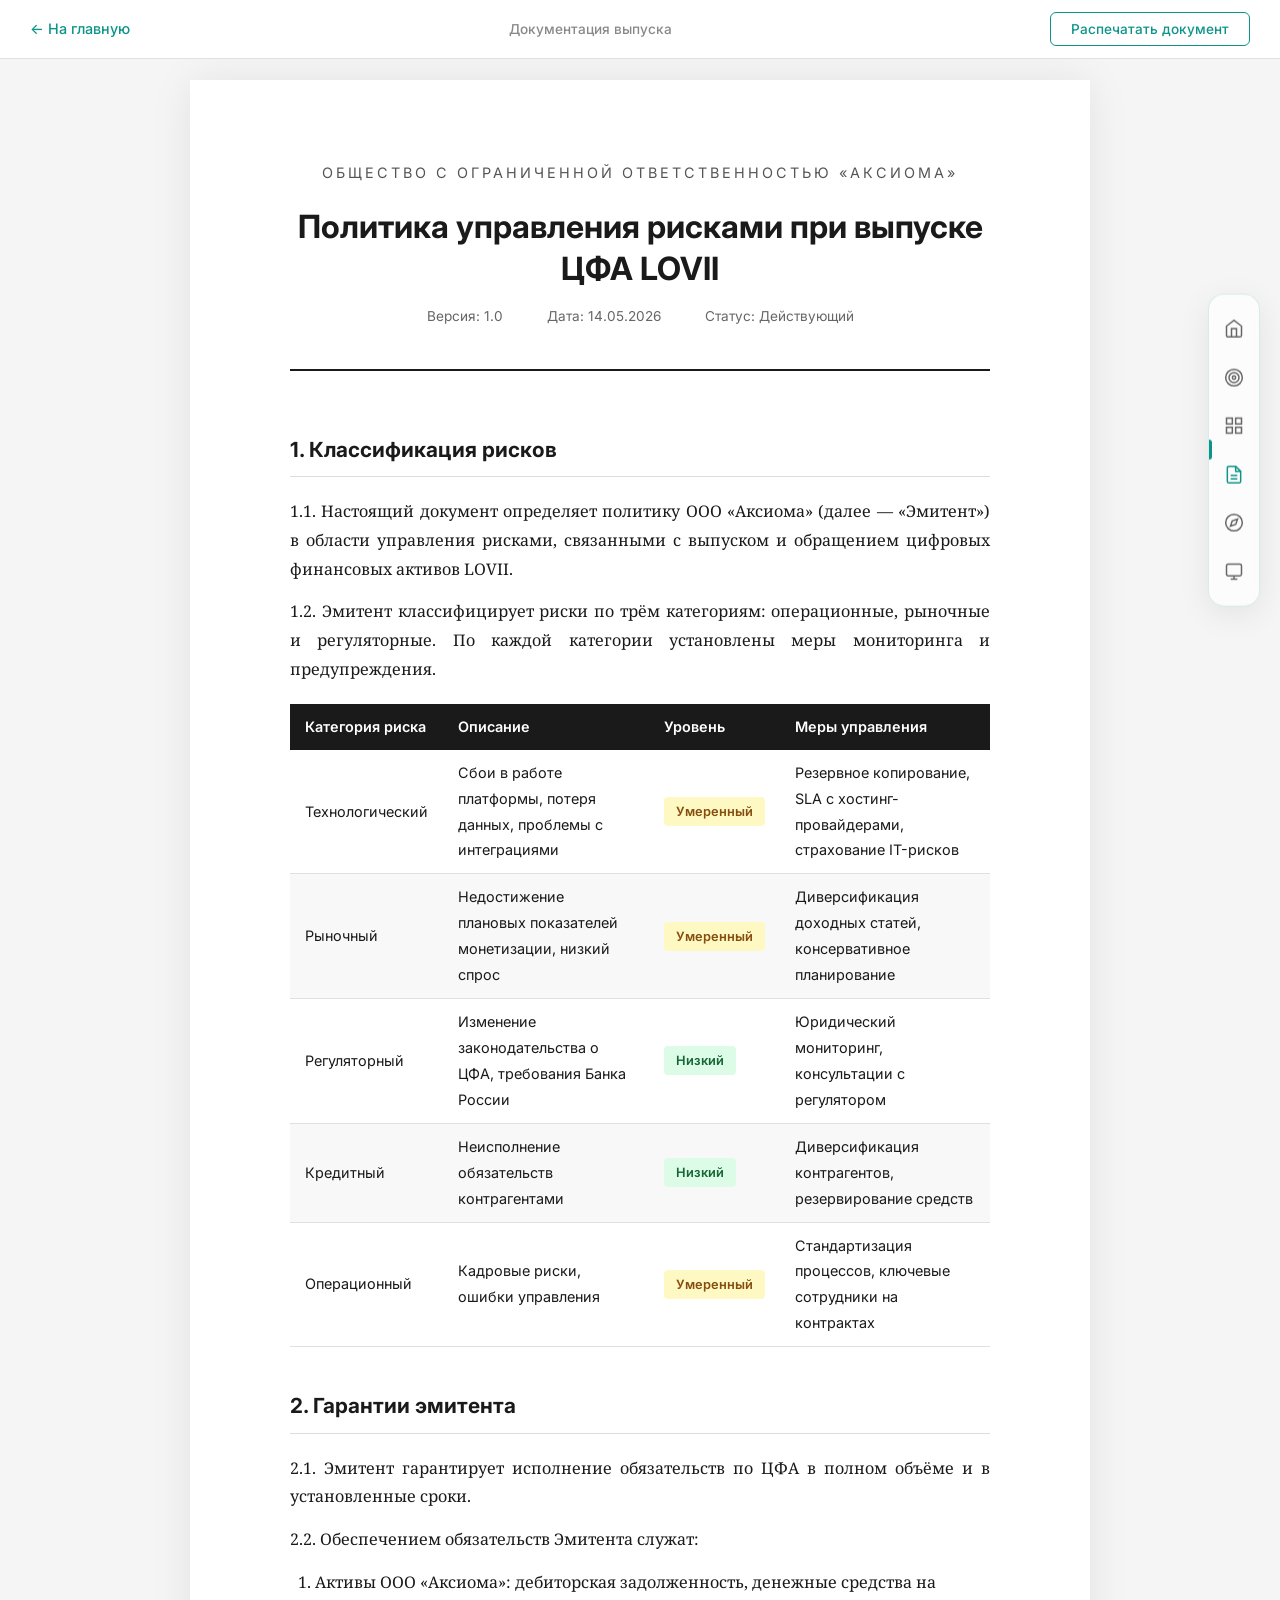
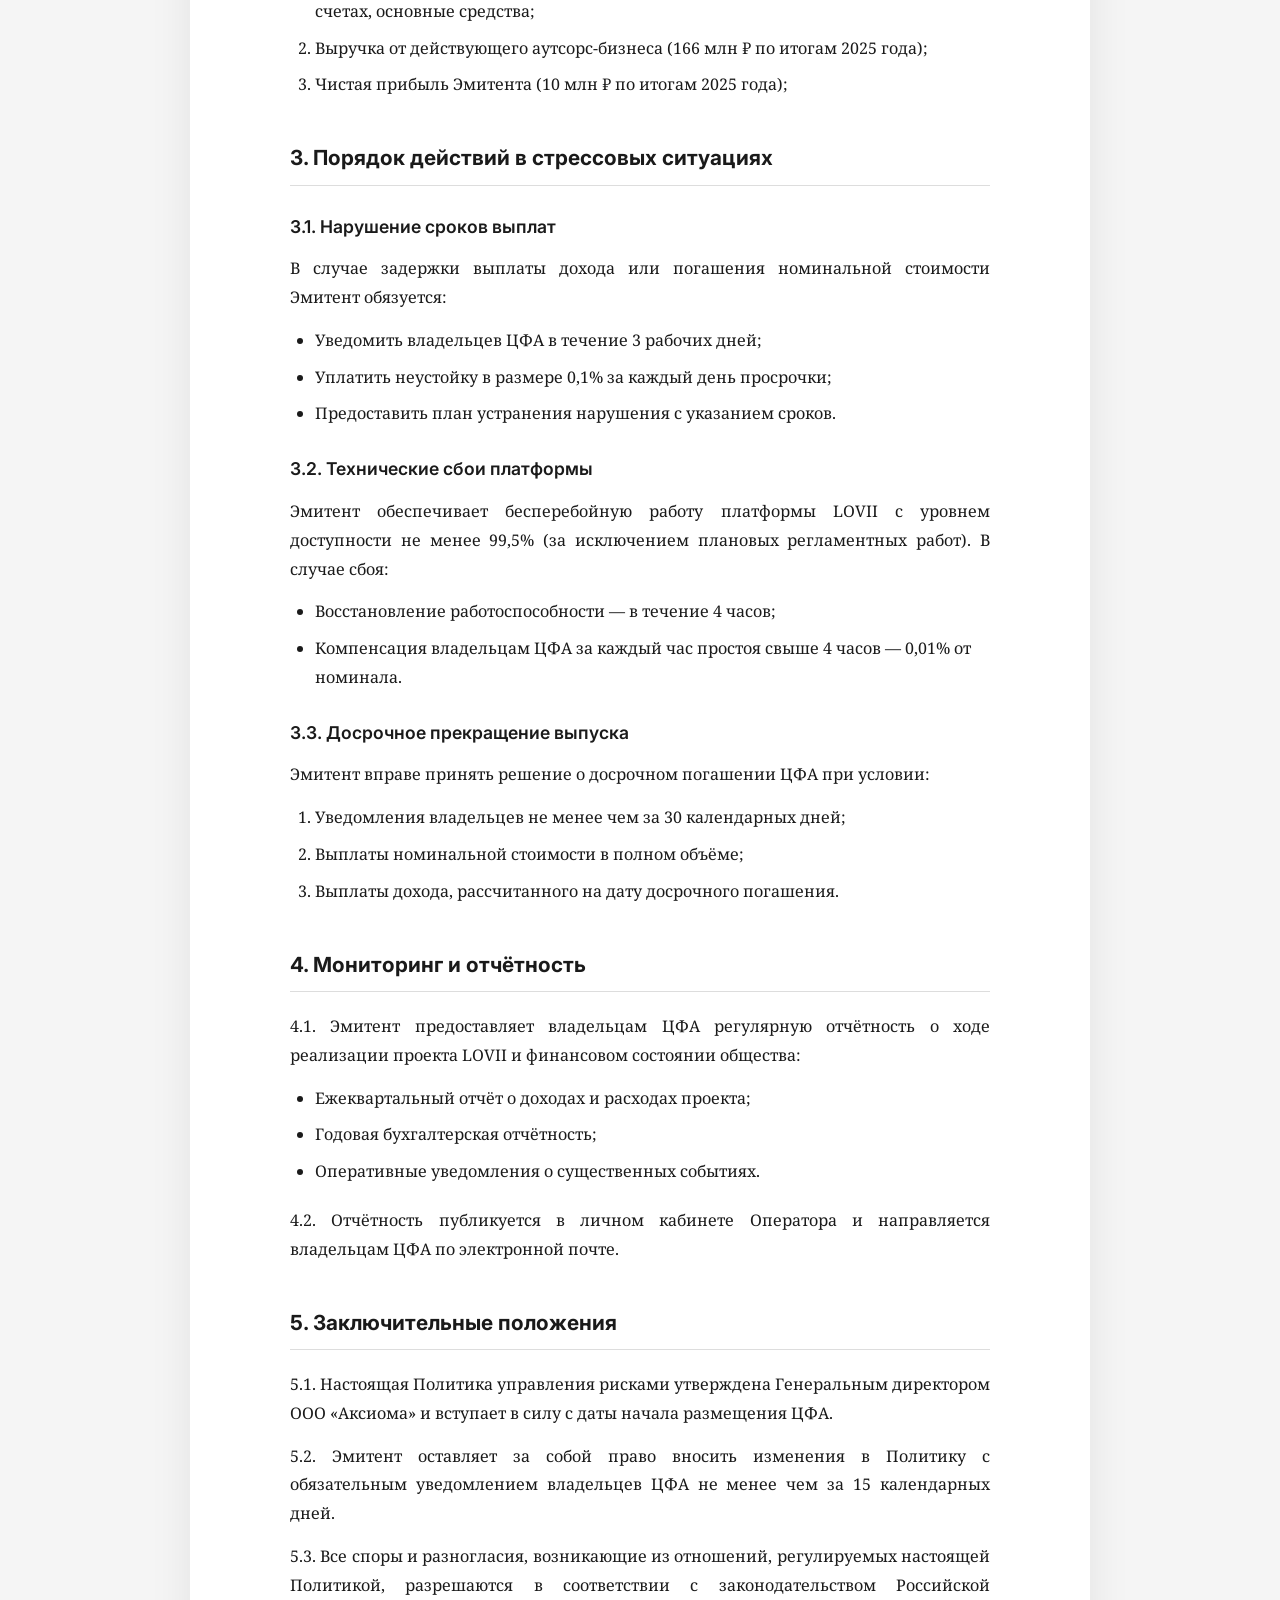
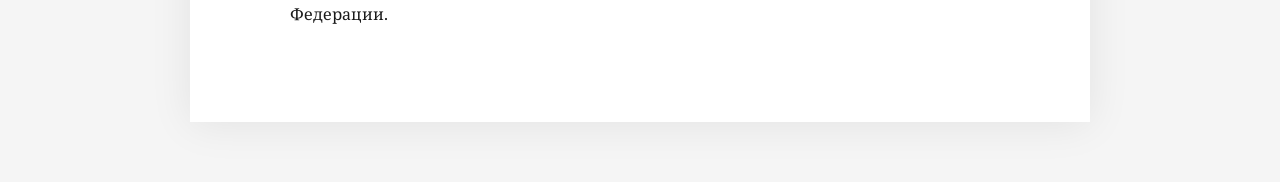
<file: docs/risk-policy.html>
<!DOCTYPE html>
<html lang="ru">
<head>
    <meta charset="UTF-8">
    <meta name="viewport" content="width=device-width, initial-scale=1.0">
    <title>Политика управления рисками — Гарантии эмитента</title>
    <link rel="preconnect" href="https://fonts.googleapis.com">
    <link rel="preconnect" href="https://fonts.gstatic.com" crossorigin>
    <link href="https://fonts.googleapis.com/css2?family=Inter:wght@300;400;500;600;700&family=Noto+Serif:ital,wght@0,400;0,700;1,400&display=swap" rel="stylesheet">
    <style>
        :root { --accent: #0D9488; }
        * { margin: 0; padding: 0; box-sizing: border-box; }
        body {
            font-family: 'Noto Serif', 'Times New Roman', serif;
            background: #f5f5f5;
            color: #1a1a1a;
            line-height: 1.8;
            font-size: 16px;
        }
        .nav-bar {
            position: fixed;
            top: 0; left: 0; right: 0;
            z-index: 100;
            background: #fff;
            border-bottom: 1px solid #e0e0e0;
            padding: 12px 30px;
            display: flex;
            justify-content: space-between;
            align-items: center;
            font-family: 'Inter', sans-serif;
        }
        .nav-bar a { color: var(--accent); text-decoration: none; font-size: 0.9rem; font-weight: 500; }
        .nav-bar .print-btn {
            padding: 8px 20px;
            border: 1px solid var(--accent);
            background: transparent;
            color: var(--accent);
            border-radius: 6px;
            cursor: pointer;
            font-size: 0.85rem;
            font-weight: 500;
            font-family: 'Inter', sans-serif;
            transition: all 0.3s;
        }
        .nav-bar .print-btn:hover { background: var(--accent); color: #fff; }
        .doc-wrapper {
            max-width: 900px;
            margin: 80px auto 60px;
            background: #fff;
            box-shadow: 0 2px 40px rgba(0,0,0,0.08);
            padding: 80px 100px;
        }
        .doc-header {
            text-align: center;
            margin-bottom: 60px;
            padding-bottom: 40px;
            border-bottom: 2px solid #1a1a1a;
        }
        .doc-header .org-name {
            font-size: 0.9rem;
            text-transform: uppercase;
            letter-spacing: 3px;
            font-family: 'Inter', sans-serif;
            color: #555;
            margin-bottom: 20px;
        }
        .doc-header h1 {
            font-size: 2rem;
            font-weight: 700;
            line-height: 1.3;
            margin-bottom: 15px;
            font-family: 'Inter', sans-serif;
        }
        .doc-header .doc-ref {
            font-size: 0.85rem;
            color: #666;
            font-family: 'Inter', sans-serif;
        }
        .doc-header .doc-ref span { display: inline-block; margin: 0 20px; }

        .doc-body h2 {
            font-size: 1.3rem;
            font-weight: 700;
            margin: 40px 0 20px;
            font-family: 'Inter', sans-serif;
            border-bottom: 1px solid #ddd;
            padding-bottom: 8px;
        }
        .doc-body h3 {
            font-size: 1.1rem;
            font-weight: 600;
            margin: 25px 0 12px;
            font-family: 'Inter', sans-serif;
        }
        .doc-body h4 {
            font-size: 1rem;
            font-weight: 600;
            margin: 20px 0 10px;
            font-family: 'Inter', sans-serif;
        }
        .doc-body p { margin-bottom: 14px; text-align: justify; }
        .doc-body ul, .doc-body ol { margin: 10px 0 20px 25px; }
        .doc-body li { margin-bottom: 8px; }

        .risk-level {
            display: inline-block;
            padding: 3px 12px;
            border-radius: 4px;
            font-size: 0.8rem;
            font-weight: 600;
            font-family: 'Inter', sans-serif;
        }
        .risk-low { background: #dcfce7; color: #166534; }
        .risk-moderate { background: #fef9c3; color: #854d0e; }
        .risk-high { background: #fee2e2; color: #991b1b; }

        .doc-table {
            width: 100%;
            border-collapse: collapse;
            margin: 20px 0 30px;
            font-family: 'Inter', sans-serif;
            font-size: 0.9rem;
        }
        .doc-table th {
            background: #1a1a1a;
            color: #fff;
            padding: 10px 15px;
            text-align: left;
            font-weight: 600;
        }
        .doc-table td {
            padding: 10px 15px;
            border-bottom: 1px solid #e0e0e0;
        }
        .doc-table tr:nth-child(even) td { background: #f8f8f8; }

        @media print {
            .nav-bar { display: none; }
            .doc-wrapper { margin: 0; box-shadow: none; padding: 40px 60px; max-width: 100%; }
            body { background: #fff; font-size: 12pt; }
            .doc-table th { background: #000; }
            .page-break { page-break-before: always; }
            @page { margin: 2cm; }
        }

        @media (max-width: 768px) {
            .doc-wrapper { padding: 30px 20px; margin: 70px 10px 30px; }
            .doc-header h1 { font-size: 1.5rem; }
        }
    
        .floating-nav {
            position: fixed;
            right: 20px;
            top: 50%;
            transform: translateY(-50%);
            z-index: 900;
            display: flex;
            flex-direction: column;
            gap: 4px;
            padding: 12px 8px;
            background: rgba(255, 255, 255, 0.65);
            backdrop-filter: blur(16px);
            -webkit-backdrop-filter: blur(16px);
            border: 1px solid rgba(13, 148, 136, 0.15);
            border-radius: 16px;
            box-shadow: 0 8px 32px rgba(0, 0, 0, 0.08);
            width: 52px;
            transition: width 0.35s cubic-bezier(0.4, 0, 0.2, 1);
            overflow: hidden;
        }
        [data-theme="dark"] .floating-nav { background: rgba(30, 41, 59, 0.7); border-color: rgba(255, 255, 255, 0.08); }
        .floating-nav:hover { width: 190px; }
        .floating-nav a {
            display: flex; align-items: center; justify-content: center; gap: 0; padding: 10px 0;
            text-decoration: none; color: #666; border-radius: 10px;
            transition: all 0.25s;
        }

        .floating-nav:hover a {
            justify-content: flex-start;
            gap: 12px;
            padding: 10px 12px; white-space: nowrap; position: relative;
        }
        @media (prefers-color-scheme: dark) { .floating-nav a { color: #94A3B8; } }
        .floating-nav a svg { width: 20px; height: 20px; flex-shrink: 0; stroke: currentColor; stroke-width: 1.8; fill: none; }
        .floating-nav a .nav-label { font-size: 0.85rem; font-weight: 500; opacity: 0; width: 0; overflow: hidden; transition: opacity 0.3s, width 0.3s; }
        .floating-nav:hover a .nav-label { opacity: 1; width: auto; }
        .floating-nav a:hover { background: rgba(13, 148, 136, 0.08); color: #0D9488; }
        .floating-nav a.active { color: #0D9488; }
        .floating-nav a.active::before { content: ""; position: absolute; left: 0; top: 50%; transform: translateY(-50%); width: 3px; height: 20px; background: #0D9488; border-radius: 0 3px 3px 0; }
        @media print { .floating-nav { display: none !important; } }
        @media (max-width: 768px) { .floating-nav { display: none; } }

    </style>
</head>
<body>
    <nav class="nav-bar">
        <a href="../index.html">← На главную</a>
        <span style="font-size:0.85rem;color:#888;font-weight:500;">Документация выпуска</span>
        <button class="print-btn" onclick="window.print()">Распечатать документ</button>
    </nav>

    <div class="doc-wrapper">
        <div class="doc-header">
            <div class="org-name">Общество с ограниченной ответственностью «Аксиома»</div>
            <h1>Политика управления рисками при выпуске ЦФА LOVII</h1>
            <div class="doc-ref">
                <span>Версия: 1.0</span>
                <span>Дата: 14.05.2026</span>
                <span>Статус: Действующий</span>
            </div>
        </div>

        <div class="doc-body">
            <h2>1. Классификация рисков</h2>
            <p>1.1. Настоящий документ определяет политику ООО «Аксиома» (далее — «Эмитент») в области управления рисками, связанными с выпуском и обращением цифровых финансовых активов LOVII.</p>
            <p>1.2. Эмитент классифицирует риски по трём категориям: операционные, рыночные и регуляторные. По каждой категории установлены меры мониторинга и предупреждения.</p>

            <table class="doc-table">
                <thead>
                    <tr><th>Категория риска</th><th>Описание</th><th>Уровень</th><th>Меры управления</th></tr>
                </thead>
                <tbody>
                    <tr>
                        <td>Технологический</td>
                        <td>Сбои в работе платформы, потеря данных, проблемы с интеграциями</td>
                        <td><span class="risk-level risk-moderate">Умеренный</span></td>
                        <td>Резервное копирование, SLA с хостинг-провайдерами, страхование IT-рисков</td>
                    </tr>
                    <tr>
                        <td>Рыночный</td>
                        <td>Недостижение плановых показателей монетизации, низкий спрос</td>
                        <td><span class="risk-level risk-moderate">Умеренный</span></td>
                        <td>Диверсификация доходных статей, консервативное планирование</td>
                    </tr>
                    <tr>
                        <td>Регуляторный</td>
                        <td>Изменение законодательства о ЦФА, требования Банка России</td>
                        <td><span class="risk-level risk-low">Низкий</span></td>
                        <td>Юридический мониторинг, консультации с регулятором</td>
                    </tr>
                    <tr>
                        <td>Кредитный</td>
                        <td>Неисполнение обязательств контрагентами</td>
                        <td><span class="risk-level risk-low">Низкий</span></td>
                        <td>Диверсификация контрагентов, резервирование средств</td>
                    </tr>
                    <tr>
                        <td>Операционный</td>
                        <td>Кадровые риски, ошибки управления</td>
                        <td><span class="risk-level risk-moderate">Умеренный</span></td>
                        <td>Стандартизация процессов, ключевые сотрудники на контрактах</td>
                    </tr>
                </tbody>
            </table>

            <h2>2. Гарантии эмитента</h2>
            <p>2.1. Эмитент гарантирует исполнение обязательств по ЦФА в полном объёме и в установленные сроки.</p>
            <p>2.2. Обеспечением обязательств Эмитента служат:</p>
            <ol>
                <li>Активы ООО «Аксиома»: дебиторская задолженность, денежные средства на счетах, основные средства;</li>
                <li>Выручка от действующего аутсорс-бизнеса (166 млн ₽ по итогам 2025 года);</li>
                <li>Чистая прибыль Эмитента (10 млн ₽ по итогам 2025 года);</li>
            </ol>

            <div class="page-break"></div>

            <h2>3. Порядок действий в стрессовых ситуациях</h2>

            <h3>3.1. Нарушение сроков выплат</h3>
            <p>В случае задержки выплаты дохода или погашения номинальной стоимости Эмитент обязуется:</p>
            <ul>
                <li>Уведомить владельцев ЦФА в течение 3 рабочих дней;</li>
                <li>Уплатить неустойку в размере 0,1% за каждый день просрочки;</li>
                <li>Предоставить план устранения нарушения с указанием сроков.</li>
            </ul>

            <h3>3.2. Технические сбои платформы</h3>
            <p>Эмитент обеспечивает бесперебойную работу платформы LOVII с уровнем доступности не менее 99,5% (за исключением плановых регламентных работ). В случае сбоя:</p>
            <ul>
                <li>Восстановление работоспособности — в течение 4 часов;</li>
                <li>Компенсация владельцам ЦФА за каждый час простоя свыше 4 часов — 0,01% от номинала.</li>
            </ul>

            <h3>3.3. Досрочное прекращение выпуска</h3>
            <p>Эмитент вправе принять решение о досрочном погашении ЦФА при условии:</p>
            <ol>
                <li>Уведомления владельцев не менее чем за 30 календарных дней;</li>
                <li>Выплаты номинальной стоимости в полном объёме;</li>
                <li>Выплаты дохода, рассчитанного на дату досрочного погашения.</li>
            </ol>

            <h2>4. Мониторинг и отчётность</h2>
            <p>4.1. Эмитент предоставляет владельцам ЦФА регулярную отчётность о ходе реализации проекта LOVII и финансовом состоянии общества:</p>
            <ul>
                <li>Ежеквартальный отчёт о доходах и расходах проекта;</li>
                <li>Годовая бухгалтерская отчётность;</li>
                <li>Оперативные уведомления о существенных событиях.</li>
            </ul>
            <p>4.2. Отчётность публикуется в личном кабинете Оператора и направляется владельцам ЦФА по электронной почте.</p>

            <h2>5. Заключительные положения</h2>
            <p>5.1. Настоящая Политика управления рисками утверждена Генеральным директором ООО «Аксиома» и вступает в силу с даты начала размещения ЦФА.</p>
            <p>5.2. Эмитент оставляет за собой право вносить изменения в Политику с обязательным уведомлением владельцев ЦФА не менее чем за 15 календарных дней.</p>
            <p>5.3. Все споры и разногласия, возникающие из отношений, регулируемых настоящей Политикой, разрешаются в соответствии с законодательством Российской Федерации.</p>
        </div>
    </div>
    <!-- Floating Navigation -->
    <nav class="floating-nav">
        <a href="../index.html">
            <svg viewBox="0 0 24 24"><path d="M3 9l9-7 9 7v11a2 2 0 0 1-2 2H5a2 2 0 0 1-2-2z"/><polyline points="9 22 9 12 15 12 15 22"/></svg>
            <span class="nav-label">Главная</span>
        </a>
        <a href="../index.html#targets">
            <svg viewBox="0 0 24 24"><circle cx="12" cy="12" r="10"/><circle cx="12" cy="12" r="6"/><circle cx="12" cy="12" r="2"/></svg>
            <span class="nav-label">Условия</span>
        </a>
        <a href="../index.html#product">
            <svg viewBox="0 0 24 24"><rect x="3" y="3" width="7" height="7"/><rect x="14" y="3" width="7" height="7"/><rect x="14" y="14" width="7" height="7"/><rect x="3" y="14" width="7" height="7"/></svg>
            <span class="nav-label">Продукт</span>
        </a>
        <a href="issue-terms.html" class="active">
            <svg viewBox="0 0 24 24"><path d="M14 2H6a2 2 0 0 0-2 2v16a2 2 0 0 0 2 2h12a2 2 0 0 0 2-2V8z"/><polyline points="14 2 14 8 20 8"/><line x1="16" y1="13" x2="8" y2="13"/><line x1="16" y1="17" x2="8" y2="17"/></svg>
            <span class="nav-label">Документы</span>
        </a>
        <a href="../strategy.html">
            <svg viewBox="0 0 24 24"><circle cx="12" cy="12" r="10"/><polygon points="16.24 7.76 14.12 14.12 7.76 16.24 9.88 9.88 16.24 7.76"/></svg>
            <span class="nav-label">Стратегия</span>
        </a>
        <a href="../presentation.html">
            <svg viewBox="0 0 24 24"><rect x="3" y="3" width="18" height="14" rx="2" ry="2"/><line x1="8" y1="21" x2="16" y2="21"/><line x1="12" y1="17" x2="12" y2="21"/></svg>
            <span class="nav-label">Презентация</span>
        </a>
    </nav>

</body>
</html>
</file>
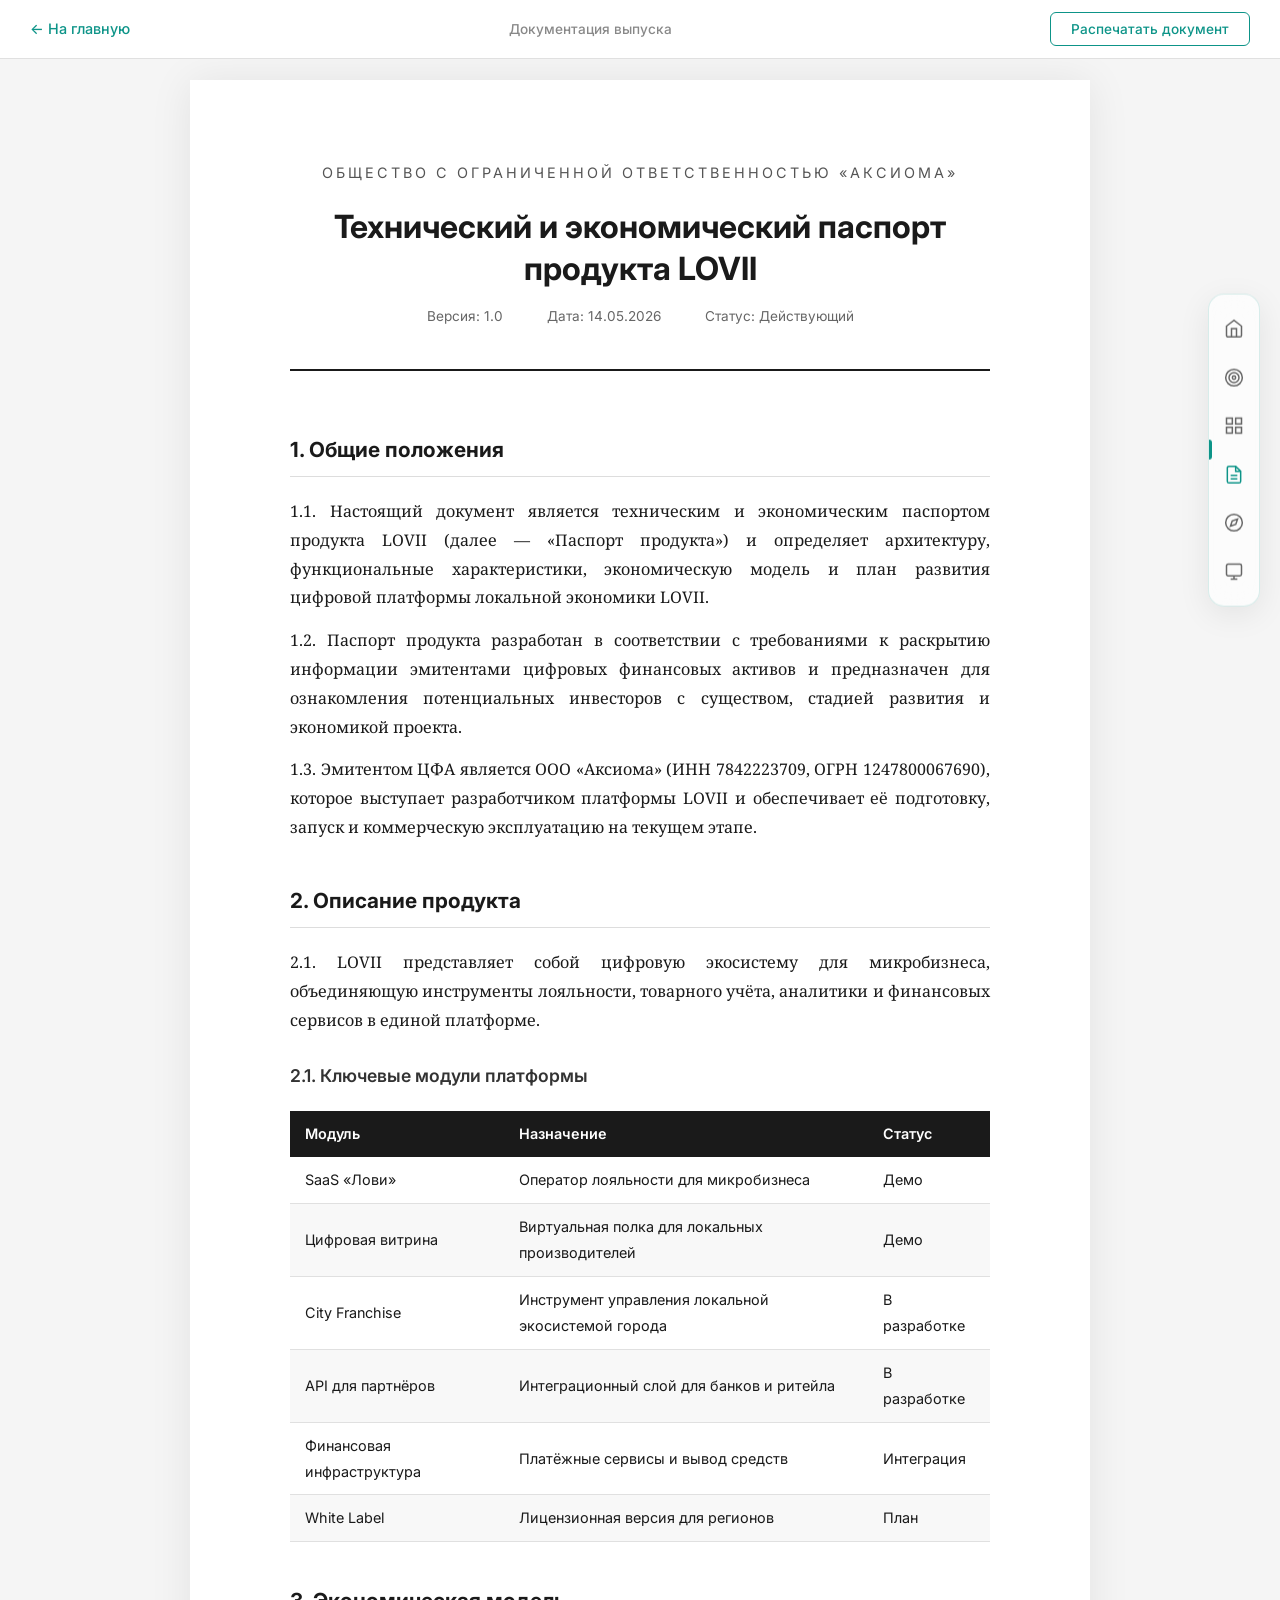
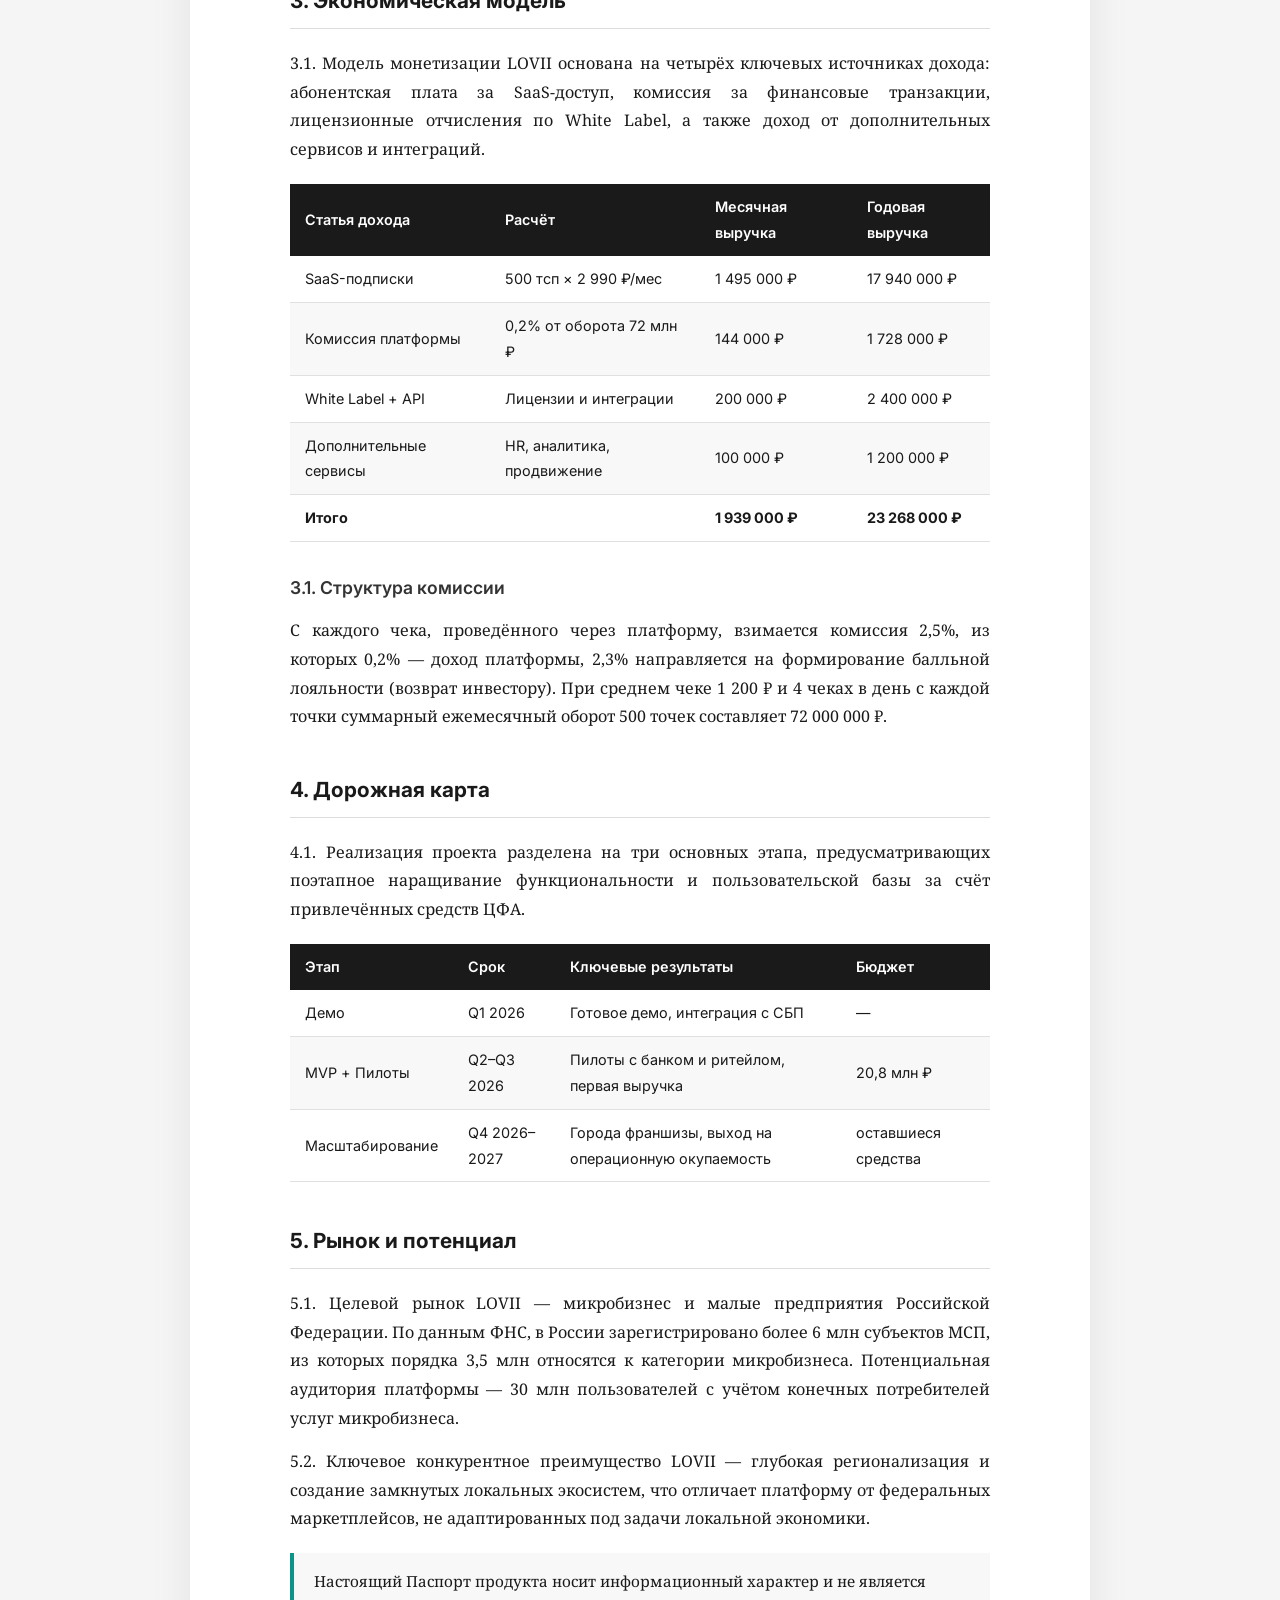
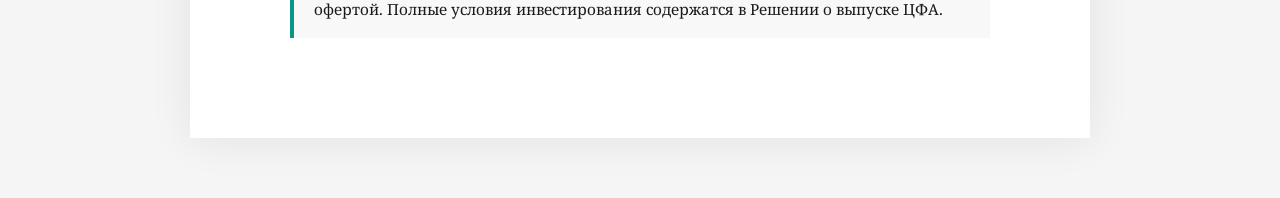
<file: docs/whitepaper.html>
<!DOCTYPE html>
<html lang="ru">
<head>
    <meta charset="UTF-8">
    <meta name="viewport" content="width=device-width, initial-scale=1.0">
    <title>Whitepaper LOVII — Технический и экономический паспорт продукта</title>
    <link rel="preconnect" href="https://fonts.googleapis.com">
    <link rel="preconnect" href="https://fonts.gstatic.com" crossorigin>
    <link href="https://fonts.googleapis.com/css2?family=Inter:wght@300;400;500;600;700&family=Noto+Serif:ital,wght@0,400;0,700;1,400&display=swap" rel="stylesheet">
    <style>
        :root { --accent: #0D9488; }
        * { margin: 0; padding: 0; box-sizing: border-box; }
        body {
            font-family: 'Noto Serif', 'Times New Roman', serif;
            background: #f5f5f5;
            color: #1a1a1a;
            line-height: 1.8;
            font-size: 16px;
        }
        .nav-bar {
            position: fixed;
            top: 0; left: 0; right: 0;
            z-index: 100;
            background: #fff;
            border-bottom: 1px solid #e0e0e0;
            padding: 12px 30px;
            display: flex;
            justify-content: space-between;
            align-items: center;
            font-family: 'Inter', sans-serif;
        }
        .nav-bar a {
            color: var(--accent);
            text-decoration: none;
            font-size: 0.9rem;
            font-weight: 500;
        }
        .nav-bar .print-btn {
            padding: 8px 20px;
            border: 1px solid var(--accent);
            background: transparent;
            color: var(--accent);
            border-radius: 6px;
            cursor: pointer;
            font-size: 0.85rem;
            font-weight: 500;
            font-family: 'Inter', sans-serif;
            transition: all 0.3s;
        }
        .nav-bar .print-btn:hover {
            background: var(--accent);
            color: #fff;
        }
        .doc-wrapper {
            max-width: 900px;
            margin: 80px auto 60px;
            background: #fff;
            box-shadow: 0 2px 40px rgba(0,0,0,0.08);
            padding: 80px 100px;
        }

        /* Official Header */
        .doc-header {
            text-align: center;
            margin-bottom: 60px;
            padding-bottom: 40px;
            border-bottom: 2px solid #1a1a1a;
        }
        .doc-header .org-name {
            font-size: 0.9rem;
            text-transform: uppercase;
            letter-spacing: 3px;
            font-family: 'Inter', sans-serif;
            color: #555;
            margin-bottom: 20px;
        }
        .doc-header h1 {
            font-size: 2rem;
            font-weight: 700;
            line-height: 1.3;
            margin-bottom: 15px;
            font-family: 'Inter', sans-serif;
        }
        .doc-header .doc-ref {
            font-size: 0.85rem;
            color: #666;
            font-family: 'Inter', sans-serif;
        }
        .doc-header .doc-ref span {
            display: inline-block;
            margin: 0 20px;
        }

        /* Document body */
        .doc-body h2 {
            font-size: 1.3rem;
            font-weight: 700;
            margin: 40px 0 20px;
            font-family: 'Inter', sans-serif;
            color: #1a1a1a;
            border-bottom: 1px solid #ddd;
            padding-bottom: 8px;
        }
        .doc-body h3 {
            font-size: 1.1rem;
            font-weight: 600;
            margin: 25px 0 12px;
            font-family: 'Inter', sans-serif;
            color: #333;
        }
        .doc-body h4 {
            font-size: 1rem;
            font-weight: 600;
            margin: 20px 0 10px;
            font-family: 'Inter', sans-serif;
            color: #444;
        }
        .doc-body p {
            margin-bottom: 14px;
            text-align: justify;
        }
        .doc-body ul, .doc-body ol {
            margin: 10px 0 20px 25px;
        }
        .doc-body li {
            margin-bottom: 8px;
        }
        .doc-body .note {
            background: #f8f8f8;
            border-left: 4px solid var(--accent);
            padding: 15px 20px;
            margin: 20px 0;
            font-size: 0.95rem;
        }

        /* Tables */
        .doc-table {
            width: 100%;
            border-collapse: collapse;
            margin: 20px 0 30px;
            font-family: 'Inter', sans-serif;
            font-size: 0.9rem;
        }
        .doc-table th {
            background: #1a1a1a;
            color: #fff;
            padding: 10px 15px;
            text-align: left;
            font-weight: 600;
        }
        .doc-table td {
            padding: 10px 15px;
            border-bottom: 1px solid #e0e0e0;
        }
        .doc-table tr:nth-child(even) td {
            background: #f8f8f8;
        }

        /* Print */
        @media print {
            .nav-bar { display: none; }
            .doc-wrapper {
                margin: 0;
                box-shadow: none;
                padding: 40px 60px;
                max-width: 100%;
            }
            body { background: #fff; font-size: 12pt; }
            .doc-header { border-bottom-color: #000; }
            .doc-body h2 { border-bottom-color: #999; }
            .doc-table th { background: #000; }
            .page-break { page-break-before: always; }
            @page { margin: 2cm; }
        }

        @media (max-width: 768px) {
            .doc-wrapper { padding: 30px 20px; margin: 70px 10px 30px; }
            .doc-header h1 { font-size: 1.5rem; }
        }
    
        .floating-nav {
            position: fixed;
            right: 20px;
            top: 50%;
            transform: translateY(-50%);
            z-index: 900;
            display: flex;
            flex-direction: column;
            gap: 4px;
            padding: 12px 8px;
            background: rgba(255, 255, 255, 0.65);
            backdrop-filter: blur(16px);
            -webkit-backdrop-filter: blur(16px);
            border: 1px solid rgba(13, 148, 136, 0.15);
            border-radius: 16px;
            box-shadow: 0 8px 32px rgba(0, 0, 0, 0.08);
            width: 52px;
            transition: width 0.35s cubic-bezier(0.4, 0, 0.2, 1);
            overflow: hidden;
        }
        [data-theme="dark"] .floating-nav { background: rgba(30, 41, 59, 0.7); border-color: rgba(255, 255, 255, 0.08); }
        .floating-nav:hover { width: 190px; }
        .floating-nav a {
            display: flex; align-items: center; justify-content: center; gap: 0; padding: 10px 0;
            text-decoration: none; color: #666; border-radius: 10px;
            transition: all 0.25s;
        }

        .floating-nav:hover a {
            justify-content: flex-start;
            gap: 12px;
            padding: 10px 12px; white-space: nowrap; position: relative;
        }
        @media (prefers-color-scheme: dark) { .floating-nav a { color: #94A3B8; } }
        .floating-nav a svg { width: 20px; height: 20px; flex-shrink: 0; stroke: currentColor; stroke-width: 1.8; fill: none; }
        .floating-nav a .nav-label { font-size: 0.85rem; font-weight: 500; opacity: 0; width: 0; overflow: hidden; transition: opacity 0.3s, width 0.3s; }
        .floating-nav:hover a .nav-label { opacity: 1; width: auto; }
        .floating-nav a:hover { background: rgba(13, 148, 136, 0.08); color: #0D9488; }
        .floating-nav a.active { color: #0D9488; }
        .floating-nav a.active::before { content: ""; position: absolute; left: 0; top: 50%; transform: translateY(-50%); width: 3px; height: 20px; background: #0D9488; border-radius: 0 3px 3px 0; }
        @media print { .floating-nav { display: none !important; } }
        @media (max-width: 768px) { .floating-nav { display: none; } }

    </style>
</head>
<body>
    <nav class="nav-bar">
        <a href="../index.html">← На главную</a>
        <span style="font-size:0.85rem;color:#888;font-weight:500;">Документация выпуска</span>
        <button class="print-btn" onclick="window.print()">Распечатать документ</button>
    </nav>

    <div class="doc-wrapper">
        <div class="doc-header">
            <div class="org-name">Общество с ограниченной ответственностью «Аксиома»</div>
            <h1>Технический и экономический паспорт продукта LOVII</h1>
            <div class="doc-ref">
                <span>Версия: 1.0</span>
                <span>Дата: 14.05.2026</span>
                <span>Статус: Действующий</span>
            </div>
        </div>

        <div class="doc-body">
            <h2>1. Общие положения</h2>
            <p>1.1. Настоящий документ является техническим и экономическим паспортом продукта LOVII (далее — «Паспорт продукта») и определяет архитектуру, функциональные характеристики, экономическую модель и план развития цифровой платформы локальной экономики LOVII.</p>
            <p>1.2. Паспорт продукта разработан в соответствии с требованиями к раскрытию информации эмитентами цифровых финансовых активов и предназначен для ознакомления потенциальных инвесторов с существом, стадией развития и экономикой проекта.</p>
            <p>1.3. Эмитентом ЦФА является ООО «Аксиома» (ИНН 7842223709, ОГРН 1247800067690), которое выступает разработчиком платформы LOVII и обеспечивает её подготовку, запуск и коммерческую эксплуатацию на текущем этапе.</p>

            <h2>2. Описание продукта</h2>
            <p>2.1. LOVII представляет собой цифровую экосистему для микробизнеса, объединяющую инструменты лояльности, товарного учёта, аналитики и финансовых сервисов в единой платформе.</p>

            <h3>2.1. Ключевые модули платформы</h3>
            <table class="doc-table">
                <thead>
                    <tr><th>Модуль</th><th>Назначение</th><th>Статус</th></tr>
                </thead>
                <tbody>
                    <tr><td>SaaS «Лови»</td><td>Оператор лояльности для микробизнеса</td><td>Демо</td></tr>
                    <tr><td>Цифровая витрина</td><td>Виртуальная полка для локальных производителей</td><td>Демо</td></tr>
                    <tr><td>City Franchise</td><td>Инструмент управления локальной экосистемой города</td><td>В разработке</td></tr>
                    <tr><td>API для партнёров</td><td>Интеграционный слой для банков и ритейла</td><td>В разработке</td></tr>
                    <tr><td>Финансовая инфраструктура</td><td>Платёжные сервисы и вывод средств</td><td>Интеграция</td></tr>
                    <tr><td>White Label</td><td>Лицензионная версия для регионов</td><td>План</td></tr>
                </tbody>
            </table>

            <h2>3. Экономическая модель</h2>
            <p>3.1. Модель монетизации LOVII основана на четырёх ключевых источниках дохода: абонентская плата за SaaS-доступ, комиссия за финансовые транзакции, лицензионные отчисления по White Label, а также доход от дополнительных сервисов и интеграций.</p>

            <table class="doc-table">
                <thead>
                    <tr><th>Статья дохода</th><th>Расчёт</th><th>Месячная выручка</th><th>Годовая выручка</th></tr>
                </thead>
                <tbody>
                    <tr><td>SaaS-подписки</td><td>500 тсп × 2 990 ₽/мес</td><td>1 495 000 ₽</td><td>17 940 000 ₽</td></tr>
                    <tr><td>Комиссия платформы</td><td>0,2% от оборота 72 млн ₽</td><td>144 000 ₽</td><td>1 728 000 ₽</td></tr>
                    <tr><td>White Label + API</td><td>Лицензии и интеграции</td><td>200 000 ₽</td><td>2 400 000 ₽</td></tr>
                    <tr><td>Дополнительные сервисы</td><td>HR, аналитика, продвижение</td><td>100 000 ₽</td><td>1 200 000 ₽</td></tr>
                    <tr style="font-weight:700;"><td>Итого</td><td></td><td>1 939 000 ₽</td><td>23 268 000 ₽</td></tr>
                </tbody>
            </table>

            <h3>3.1. Структура комиссии</h3>
            <p>С каждого чека, проведённого через платформу, взимается комиссия 2,5%, из которых 0,2% — доход платформы, 2,3% направляется на формирование балльной лояльности (возврат инвестору). При среднем чеке 1 200 ₽ и 4 чеках в день с каждой точки суммарный ежемесячный оборот 500 точек составляет 72 000 000 ₽.</p>

            <div class="page-break"></div>

            <h2>4. Дорожная карта</h2>
            <p>4.1. Реализация проекта разделена на три основных этапа, предусматривающих поэтапное наращивание функциональности и пользовательской базы за счёт привлечённых средств ЦФА.</p>

            <table class="doc-table">
                <thead>
                    <tr><th>Этап</th><th>Срок</th><th>Ключевые результаты</th><th>Бюджет</th></tr>
                </thead>
                <tbody>
                    <tr><td>Демо</td><td>Q1 2026</td><td>Готовое демо, интеграция с СБП</td><td>—</td></tr>
                    <tr><td>MVP + Пилоты</td><td>Q2–Q3 2026</td><td>Пилоты с банком и ритейлом, первая выручка</td><td>20,8 млн ₽</td></tr>
                    <tr><td>Масштабирование</td><td>Q4 2026–2027</td><td>Города франшизы, выход на операционную окупаемость</td><td>оставшиеся средства</td></tr>
                </tbody>
            </table>

            <h2>5. Рынок и потенциал</h2>
            <p>5.1. Целевой рынок LOVII — микробизнес и малые предприятия Российской Федерации. По данным ФНС, в России зарегистрировано более 6 млн субъектов МСП, из которых порядка 3,5 млн относятся к категории микробизнеса. Потенциальная аудитория платформы — 30 млн пользователей с учётом конечных потребителей услуг микробизнеса.</p>
            <p>5.2. Ключевое конкурентное преимущество LOVII — глубокая регионализация и создание замкнутых локальных экосистем, что отличает платформу от федеральных маркетплейсов, не адаптированных под задачи локальной экономики.</p>

            <div class="note">
                Настоящий Паспорт продукта носит информационный характер и не является офертой. Полные условия инвестирования содержатся в Решении о выпуске ЦФА.
            </div>
        </div>
    </div>
    <!-- Floating Navigation -->
    <nav class="floating-nav">
        <a href="../index.html">
            <svg viewBox="0 0 24 24"><path d="M3 9l9-7 9 7v11a2 2 0 0 1-2 2H5a2 2 0 0 1-2-2z"/><polyline points="9 22 9 12 15 12 15 22"/></svg>
            <span class="nav-label">Главная</span>
        </a>
        <a href="../index.html#targets">
            <svg viewBox="0 0 24 24"><circle cx="12" cy="12" r="10"/><circle cx="12" cy="12" r="6"/><circle cx="12" cy="12" r="2"/></svg>
            <span class="nav-label">Условия</span>
        </a>
        <a href="../index.html#product">
            <svg viewBox="0 0 24 24"><rect x="3" y="3" width="7" height="7"/><rect x="14" y="3" width="7" height="7"/><rect x="14" y="14" width="7" height="7"/><rect x="3" y="14" width="7" height="7"/></svg>
            <span class="nav-label">Продукт</span>
        </a>
        <a href="issue-terms.html" class="active">
            <svg viewBox="0 0 24 24"><path d="M14 2H6a2 2 0 0 0-2 2v16a2 2 0 0 0 2 2h12a2 2 0 0 0 2-2V8z"/><polyline points="14 2 14 8 20 8"/><line x1="16" y1="13" x2="8" y2="13"/><line x1="16" y1="17" x2="8" y2="17"/></svg>
            <span class="nav-label">Документы</span>
        </a>
        <a href="../strategy.html">
            <svg viewBox="0 0 24 24"><circle cx="12" cy="12" r="10"/><polygon points="16.24 7.76 14.12 14.12 7.76 16.24 9.88 9.88 16.24 7.76"/></svg>
            <span class="nav-label">Стратегия</span>
        </a>
        <a href="../presentation.html">
            <svg viewBox="0 0 24 24"><rect x="3" y="3" width="18" height="14" rx="2" ry="2"/><line x1="8" y1="21" x2="16" y2="21"/><line x1="12" y1="17" x2="12" y2="21"/></svg>
            <span class="nav-label">Презентация</span>
        </a>
    </nav>

</body>
</html>
</file>
<file: css/site.css>
/* site.css — консолидированные стили LOVII (theme+core+main+components+responsive). Сгенерировано при рефакторинге. */

:root {
    --bg-color: #FFFFFF;
    --text-color: #1A202C;
    --text-secondary: #64748B;
    --accent-color: #0D9488;
    --accent-secondary: #14B8A6;
    --accent-light: #5EEAD4;
    --card-bg: #FFFFFF;
    --card-bg-alt: rgba(13, 148, 136, 0.03);
    --border-color: #E2E8F0;
    --gradient-primary: linear-gradient(135deg, #0D9488, #14B8A6);
    --gradient-accent: linear-gradient(135deg, #0D9488, #5EEAD4);
    --gradient-dark: linear-gradient(135deg, #FFFFFF, #F8FAFC);
    --shadow: 0 4px 20px rgba(0, 0, 0, 0.08);
    --shadow-hover: 0 8px 30px rgba(13, 148, 136, 0.12);
    --blue-accent: #3B82F6;
    --gold-accent: #F59E0B;
    --section-alt: #F8FAFC;
    --overlay-bg: rgba(0, 0, 0, 0.3);
    --drawer-bg: rgba(255, 255, 255, 0.95);
    --drawer-border: rgba(13, 148, 136, 0.12);
    --drawer-shadow: -8px 0 40px rgba(0, 0, 0, 0.1);
}

[data-theme="dark"] {
            --bg-color: #0F172A;
            --text-color: #F1F5F9;
            --text-secondary: #94A3B8;
            --accent-color: #14B8A6;
            --accent-secondary: #5EEAD4;
            --card-bg: #1E293B;
            --border-color: #334155;
            --section-alt: #1E293B;
            --shadow: 0 4px 20px rgba(0, 0, 0, 0.3);
            --shadow-hover: 0 8px 30px rgba(13, 148, 136, 0.2);
            --overlay-bg: rgba(0, 0, 0, 0.5);
            --drawer-bg: rgba(30, 41, 59, 0.95);
            --drawer-border: rgba(20, 184, 166, 0.15);
            --drawer-shadow: -8px 0 40px rgba(0, 0, 0, 0.3);
        }



[data-theme="light"] {
    --bg-color: #F8FAFC;
    --text-color: #0F172A;
    --text-secondary: #475569;
    --accent-color: #0D9488;
    --accent-secondary: #0F766E;
    --accent-light: #5EEAD4;
    --card-bg: #FFFFFF;
    --card-bg-alt: rgba(13, 148, 136, 0.05);
    --border-color: #E2E8F0;
    --gradient-primary: linear-gradient(135deg, #0D9488, #14B8A6);
    --gradient-accent: linear-gradient(135deg, #0D9488, #5EEAD4);
    --gradient-dark: linear-gradient(135deg, #FFFFFF, #F8FAFC);
    --shadow: 0 10px 30px rgba(0, 0, 0, 0.08);
    --shadow-hover: 0 20px 50px rgba(13, 148, 136, 0.15);
}

/* === core.css (reset, body, container, keyframes) === */
/* core.css — CSS-переменные, reset, типографика, body, контейнеры */

*, *::before, *::after {
            margin: 0;
            padding: 0;
            box-sizing: border-box;
        }

        html {
            overflow-x: hidden;
            width: 100%;
        }

body {
            font-family: 'Inter', -apple-system, BlinkMacSystemFont, sans-serif;
            background: var(--bg-color);
            color: var(--text-color);
            line-height: 1.6;
            overflow-x: hidden;
            overflow-y: scroll;
            hyphens: auto;
            lang: ru;
        }

        /* Russian hyphenation: safe wrapping without mid-syllable breaks */
        p, li, td, th, .card-text, .faq-item p, .roadmap-content p,
        .case-body p, .step-card p, .doc-body p, .doc-info p,
        .details-value, .issuer-desc, .hero-subtitle, .section-subtitle {
            overflow-wrap: anywhere;
            word-break: normal;
        }

        img, svg, video {
            max-width: 100%;
            height: auto;
        }

.container {
            max-width: 1200px;
            margin: 0 auto;
            padding: 0 20px;
        }
@keyframes pageFadeIn {
            from { opacity: 0; transform: translateY(8px); }
            to { opacity: 1; transform: translateY(0); }
        }

main, .main, .doc-wrapper {
            animation: pageFadeIn 0.4s ease-out;
        }

/* === components.css === */
/* components.css — header, footer, floating-nav, mobile-nav, drawer, status-bar, кнопки, карточки, анимации */

/* === Header & Status Bar === */
/* Status Bar */
        .status-bar {
            display: flex;
            align-items: center;
            justify-content: center;
            gap: 0;
            padding: 6px 20px;
            background: var(--accent-color);
            color: white;
            font-size: 0.7rem;
            font-weight: 500;
            letter-spacing: 0.5px;
            border-bottom: 1px solid rgba(255,255,255,0.1);
        }

        .status-step {
            display: flex;
            align-items: center;
            gap: 6px;
            padding: 0 16px;
            opacity: 0.5;
            transition: opacity 0.3s;
        }

        .status-step .step-dot {
            width: 6px;
            height: 6px;
            border-radius: 50%;
            background: white;
            flex-shrink: 0;
        }

        .status-bar > .step-line {
            width: 24px;
            height: 1px;
            
            background: rgba(255,255,255,0.3);
            flex-shrink: 0;
        }

        .status-step.active {
            opacity: 1;
        }

        .status-step.active .step-dot {
            box-shadow: 0 0 0 3px rgba(255,255,255,0.3);
        }

        .status-label {
            display: inline;
        }

        /* Header */
        .header {
            position: fixed;
            top: 0;
            left: 0;
            right: 0;
            z-index: 1000;
            background: rgba(255, 255, 255, 0.98);
            backdrop-filter: blur(10px);
            border-bottom: 1px solid var(--border-color);
            box-shadow: 0 1px 3px rgba(0, 0, 0, 0.05);
        }

        .header-inner {
            display: flex;
            justify-content: space-between;
            align-items: center;
            padding: 15px 20px;
            max-width: 1200px;
            margin: 0 auto;
        }

        .logo {
            display: flex;
            align-items: center;
            text-decoration: none;
            height: 40px;
        }

        .logo img {
            height: 100%;
            width: auto;
            object-fit: contain;
        }

        .logo .logo-dark {
            display: none;
        }

        [data-theme="dark"] .logo .logo-light {
            display: none;
        }

        [data-theme="dark"] .logo .logo-dark {
            display: block;
        }

        .header-actions {
            display: flex;
            align-items: center;
            gap: 15px;
        }

        .header-link {
            font-size: 0.85rem;
            font-weight: 500;
            color: var(--text-secondary);
            text-decoration: none;
            transition: color 0.3s;
        }

        .header-link:hover {
            color: var(--accent-color);
        }
        .header-badge {
            display: inline-block;
            background: var(--gradient-primary);
            color: white;
            padding: 6px 16px;
            border-radius: 20px;
            font-weight: 600;
            font-size: 0.8rem;
        }

        .theme-toggle {
            width: 44px;
            height: 44px;
            border-radius: 50%;
            border: 2px solid var(--border-color);
            background: var(--card-bg);
            cursor: pointer;
            display: flex;
            align-items: center;
            justify-content: center;
            transition: all 0.3s ease;
        }

        .theme-toggle:hover {
            border-color: var(--accent-color);
            transform: scale(1.05);
        }

        .theme-icon {
            width: 20px;
            height: 20px;
            color: var(--text-color);
            transition: all 0.3s ease;
        }

        .theme-icon.sun {
            display: none;
        }

        .theme-icon.moon {
            display: block;
        }

        [data-theme="dark"] .theme-icon.sun {
            display: block;
        }
[data-theme="dark"] .theme-icon.moon {
            display: none;
        }

        /* Header Hamburger — visible at 768-1024px */
        .header-hamburger {
            display: none;
            width: 44px;
            height: 44px;
            border-radius: 50%;
            border: 2px solid var(--border-color);
            background: var(--card-bg);
            cursor: pointer;
            align-items: center;
            justify-content: center;
            transition: all 0.3s ease;
        }

        .header-hamburger:hover {
            border-color: var(--accent-color);
            transform: scale(1.05);
        }

        .header-hamburger svg {
            width: 22px;
            height: 22px;
            color: var(--text-color);
        }

        @media (min-width: 769px) and (max-width: 1024px) {
            .header-hamburger {
                display: flex;
            }
        }

        @media (max-width: 768px) {
            .header-hamburger {
                display: none;
            }
            .floating-nav {
                display: none !important;
            }
        }
@media (min-width: 769px) {
    .mobile-nav {
        display: none !important;
    }
    .mobile-nav-list {
        display: none !important;
    }

    .floating-nav {
        display: flex !important;
    }
}

@media (max-width: 768px) {
    .header-hamburger {
        display: none;
    }
}


        /* ===== Floating Nav (global, loads on all pages) ===== */
        .floating-nav {
            position: fixed;
            right: 20px;
            top: 50%;
            transform: translateY(-50%);
            z-index: 900;
            display: flex;
            flex-direction: column;
            gap: 4px;
            padding: 12px 8px;
            background: rgba(255, 255, 255, 0.65);
            backdrop-filter: blur(16px);
            -webkit-backdrop-filter: blur(16px);
            border: 1px solid rgba(13, 148, 136, 0.15);
            border-radius: 16px;
            box-shadow: 0 8px 32px rgba(0, 0, 0, 0.08);
            width: 52px;
            transition: width 0.35s cubic-bezier(0.4, 0, 0.2, 1);
            overflow: hidden;
        }

        [data-theme="dark"] .floating-nav {
            background: rgba(30, 41, 59, 0.7);
            border-color: rgba(255, 255, 255, 0.08);
            box-shadow: 0 8px 32px rgba(0, 0, 0, 0.3);
        }

        .floating-nav:hover {
            width: 190px;
        }

        .floating-nav a {
            display: flex;
            align-items: center;
            justify-content: center;
            gap: 0;
            padding: 10px 0;
            text-decoration: none;
            color: var(--text-secondary);
            border-radius: 10px;
            transition: all 0.25s cubic-bezier(0.4, 0, 0.2, 1);
            white-space: nowrap;
            position: relative;
        }

        .floating-nav:hover a {
            justify-content: flex-start;
            gap: 12px;
            padding: 10px 12px;
        }

        .floating-nav a svg {
            width: 20px;
            height: 20px;
            flex-shrink: 0;
            stroke: currentColor;
            stroke-width: 1.8;
            fill: none;
            transition: stroke 0.25s;
        }

        .floating-nav a .nav-label {
            font-size: 0.85rem;
            font-weight: 500;
            opacity: 0;
            width: 0;
            overflow: hidden;
            transition: opacity 0.3s cubic-bezier(0.4, 0, 0.2, 1), width 0.3s cubic-bezier(0.4, 0, 0.2, 1);
        }

        .floating-nav:hover a .nav-label {
            opacity: 1;
            width: auto;
        }

        .floating-nav a:hover {
            background: rgba(13, 148, 136, 0.08);
            color: var(--accent-color);
        }

        .floating-nav a:hover svg {
            stroke: var(--accent-color);
        }

        .floating-nav a.active {
            color: var(--accent-color);
        }

        .floating-nav a.active::before {
            content: '';
            position: absolute;
            left: 0;
            top: 50%;
            transform: translateY(-50%);
            width: 3px;
            height: 20px;
            background: var(--accent-color);
            border-radius: 0 3px 3px 0;
        }

        [data-theme="dark"] .floating-nav a:hover {
            background: rgba(20, 184, 166, 0.12);
        }

[data-theme="dark"] .header {
            background: rgba(15, 23, 42, 0.98);
        }

[data-theme="dark"] .hero {
            background: linear-gradient(180deg, #0F172A 0%, #1E293B 100%);
        }

[data-theme="dark"] .about,
        [data-theme="dark"] .investment {
            background: var(--card-bg);
        }

/* === Footer === */
/* Footer */
footer {
            background: var(--card-bg);
            border-top: 1px solid var(--border-color);
            padding: 60px 20px;
            text-align: center;
        }

        footer a {
            color: var(--accent-color);
            text-decoration: none;
        }

        footer a:hover {
            text-decoration: underline;
        }

        .disclaimer {
            color: var(--text-secondary);
            font-size: 0.85rem;
            max-width: 700px;
            margin: 15px auto 0;
        }

/* === Mobile Nav & Drawer === */

/* Mobile Nav - hidden by default, shown on mobile */
.mobile-nav {
    display: none;
    position: fixed;
    bottom: 0;
    left: 0;
    right: 0;
    width: 100%;
    box-sizing: border-box;
    overflow: hidden;
    background: white;
    border-top: 1px solid var(--border-color);
    padding: 8px 0 12px;
    z-index: 2000;
    justify-content: space-around;
}

[data-theme="dark"] .mobile-nav {
    background: var(--card-bg);
}

.mobile-nav a {
    display: flex;
    flex-direction: column;
    align-items: center;
    padding: 4px 6px;
    color: var(--text-secondary);
    text-decoration: none;
    font-size: 0.6rem;
    transition: all 0.3s ease;
    min-width: 55px;
}

#mobile-nav-list,
.mobile-nav-list {
    display: flex;
    justify-content: space-around;
    align-items: center;
    width: 100%;
}

.mobile-nav a svg {
    width: 20px;
    height: 22px;
    margin-bottom: 4px;
    fill: var(--text-secondary);
}

.mobile-nav a.active,
.mobile-nav a:hover {
    color: var(--accent-color);
}

.mobile-nav a.active svg,
.mobile-nav a:hover svg {
    fill: var(--accent-color);
}

/* Drawer Overlay */
.drawer-overlay {
    display: none;
    position: fixed;
    top: 0;
    left: 0;
    right: 0;
    bottom: 0;
    background: var(--overlay-bg);
    z-index: 2000;
    opacity: 0;
    transition: opacity 0.3s;
    height: 100vh; /* Ensure full height for child fixed positioning */
}

.drawer-overlay.open {
    display: block;
    opacity: 1;
}

/* Drawer Sheet */
.drawer-sheet {
    position: fixed;
    top: 0;
    right: 0;
    bottom: 0;
    width: 85vw;
    max-width: 320px;
    height: 100vh; /* Explicit height for fixed positioning */
    z-index: 2001;
    background: var(--drawer-bg);
    backdrop-filter: blur(24px);
    -webkit-backdrop-filter: blur(24px);
    border-left: 1px solid var(--drawer-border);
    box-shadow: var(--drawer-shadow);
    overflow-y: auto;
    transform: translateX(100%);
    transition: transform 0.35s cubic-bezier(0.4, 0, 0.2, 1);
    padding: env(safe-area-inset-top) 20px calc(20px + env(safe-area-inset-bottom)) 20px;
}

[data-theme="dark"] .drawer-sheet {
    background: var(--drawer-bg);
    border-color: var(--drawer-border);
}

.drawer-overlay.open .drawer-sheet {
    transform: translateX(0);
}

.drawer-close {
    position: absolute;
    top: 16px;
    right: 16px;
    width: 32px;
    height: 32px;
    border-radius: 50%;
    border: none;
    background: var(--card-bg);
    cursor: pointer;
    display: flex;
    align-items: center;
    justify-content: center;
    font-size: 1.1rem;
    color: var(--text-secondary);
    z-index: 1;
}

.drawer-section {
    margin-bottom: 24px;
}

.drawer-section-title {
    font-size: 0.7rem;
    font-weight: 600;
    text-transform: uppercase;
    letter-spacing: 1.5px;
    color: var(--text-secondary);
    margin-bottom: 12px;
    padding: 0 4px;
}

.drawer-items {
    display: flex;
    flex-direction: column;
    gap: 2px;
}

.drawer-item {
    display: flex;
    align-items: center;
    gap: 14px;
    padding: 12px 14px;
    border-radius: 12px;
    text-decoration: none;
    color: var(--text-color);
    font-size: 0.95rem;
    font-weight: 500;
    transition: all 0.2s;
}

.drawer-item:active {
    background: rgba(13,148,136,0.08);
}

.drawer-item svg {
    width: 20px;
    height: 20px;
    flex-shrink: 0;
    stroke: currentColor;
    stroke-width: 1.8;
    fill: none;
}

.drawer-item.active {
    color: var(--accent-color);
}

/* Hide drawer on desktop */

/* === Design System: Base Components === */

        .card {
            background: var(--card-bg);
            border-radius: 20px;
            padding: 40px 30px;
            border: 1px solid var(--border-color);
            transition: transform 0.3s ease;
        }

        .card:hover {
            transform: translateY(-5px);
            border-color: var(--accent-color);
        }

        .card-icon {
            width: 60px;
            height: 60px;
            background: var(--gradient-primary);
            border-radius: 15px;
            display: flex;
            align-items: center;
            justify-content: center;
            margin-bottom: 20px;
        }

        .card-icon svg {
            width: 30px;
            height: 30px;
            fill: white;
        }

        .card-title {
            font-size: 1.3rem;
            font-weight: 700;
            margin-bottom: 15px;
        }

        .card-text {
            color: var(--text-secondary);
            line-height: 1.7;
        }

        .btn {
            display: inline-flex;
            align-items: center;
            justify-content: center;
            padding: 16px 36px;
            border-radius: 50px;
            font-weight: 600;
            font-size: 1rem;
            text-decoration: none;
            transition: all 0.3s ease;
            cursor: pointer;
            border: none;
        }

        a.btn-primary {
            background: var(--gradient-primary);
            color: #ffffff !important;
            box-shadow: 0 10px 30px rgba(13, 148, 136, 0.3);
        }

        .btn-primary:hover {
            transform: translateY(-3px);
            box-shadow: 0 15px 40px rgba(13, 148, 136, 0.4);
        }

        .btn-secondary {
            background: transparent;
            color: var(--accent-color);
            border: 2px solid var(--accent-color);
        }

        .btn-secondary:hover {
            background: var(--accent-color);
            color: white;
        }

        .hero-title {
            font-size: 4rem;
            font-weight: 900;
            line-height: 1.1;
            margin-bottom: 20px;
            background: var(--gradient-primary);
            -webkit-background-clip: text;
            -webkit-text-fill-color: transparent;
            background-clip: text;
        }

        .hero-subtitle {
            font-size: 1.5rem;
            color: var(--text-secondary);
            margin-bottom: 40px;
            line-height: 1.6;
        }

        section {
            padding: 100px 20px;
        }

        .section-title {
            font-size: 2.8rem;
            font-weight: 800;
            margin-bottom: 20px;
        }

        .section-subtitle {
            font-size: 1.2rem;
            color: var(--text-secondary);
            max-width: 600px;
            margin: 0 auto;
        }

        .section-header {
            text-align: center;
            margin-bottom: 60px;
        }

        .issuer-grid {
            display: grid;
            grid-template-columns: repeat(3, 1fr);
            gap: 30px;
            max-width: 1000px;
            margin: 0 auto;
        }

        .issuer-card {
            text-align: center;
            padding: 30px 20px;
            background: var(--card-bg);
            border-radius: 20px;
            border: 1px solid var(--border-color);
        }

        .issuer-value {
            font-size: 2.8rem;
            font-weight: 900;
            color: var(--accent-color);
            margin-bottom: 8px;
        }

        .issuer-section {
            background: var(--bg-color);
            padding: 80px 20px;
        }

        .team-card-full {
            text-align: left;
            padding: 35px 30px;
        }

        .team-header {
            display: flex;
            align-items: flex-start;
            gap: 20px;
            margin-bottom: 25px;
        }

        .team-achievements {
            display: grid;
            grid-template-columns: repeat(3, 1fr);
            gap: 15px;
            margin-bottom: 25px;
            padding: 20px;
            background: var(--bg-color);
            border-radius: 12px;
        }

        .investment-card {
            background: var(--bg-color);
            border-radius: 20px;
            padding: 50px 40px;
            text-align: center;
            border: 2px solid var(--accent-color);
        }

        .investment-grid {
            display: grid;
            grid-template-columns: 1fr 1fr;
            gap: 60px;
            max-width: 1000px;
            margin: 0 auto;
        }

        .investment-value {
            font-size: 3.5rem;
            font-weight: 900;
            color: var(--accent-color);
            margin-bottom: 10px;
        }

        .hero {
            min-height: 100vh;
            display: flex;
            align-items: center;
            justify-content: center;
            text-align: center;
            padding: 120px 20px 80px;
            background: linear-gradient(180deg, #F8FAFC 0%, #FFFFFF 100%);
        }

        .hero-buttons {
            display: flex;
            gap: 15px;
            justify-content: center;
            flex-wrap: wrap;
        }

        .cards-grid {
            display: grid;
            grid-template-columns: repeat(auto-fit, minmax(280px, 1fr));
            gap: 30px;
        }

/* === main.css (scrollbar, selection, animations) === */
html {
    scroll-behavior: smooth;
}

::-webkit-scrollbar {
    width: 10px;
}

::-webkit-scrollbar-track {
    background: var(--bg-color);
}

::-webkit-scrollbar-thumb {
    background: var(--accent-color);
    border-radius: 5px;
}

::-webkit-scrollbar-thumb:hover {
    background: var(--accent-secondary);
}

::selection {
    background: var(--accent-color);
    color: white;
}

.fade-in {
    animation: fadeIn 0.6s ease-out;
}

@keyframes fadeIn {
    from {
        opacity: 0;
        transform: translateY(20px);
    }
    to {
        opacity: 1;
        transform: translateY(0);
    }
}

.pulse {
    animation: pulse 2s infinite;
}

@keyframes pulse {
    0%, 100% {
        opacity: 1;
    }
    50% {
        opacity: 0.7;
    }
}

@media (prefers-reduced-motion: reduce) {
    *,
    *::before,
    *::after {
        animation-duration: 0.01ms !important;
        animation-iteration-count: 1 !important;
        transition-duration: 0.01ms !important;
    }
}

/* === responsive.css === */
/* responsive.css — все адаптивные стили для основных страниц */
@media (max-width: 768px) {
            .mobile-nav {
                display: flex !important;
                padding: 6px 0 10px;
                width: 100%;
                box-sizing: border-box;
                bottom: 0;
                padding-bottom: env(safe-area-inset-bottom);
            }
            .mobile-nav a {
                min-width: 0;
                padding: 4px 4px;
            }
            .floating-nav {
                display: none !important;
            }

            .status-bar {
                font-size: 0.6rem;
                padding: 4px 10px;
                gap: 0;
            }

            .status-step {
                padding: 0 6px;
            }

            .status-bar > .step-line {
                width: 12px;
            }

            .status-label {
                display: none;
            }

            .drawer-overlay.open ~ .mobile-nav {
                display: flex !important;
            }

            .header-inner {
                padding: 12px 16px;
            }

            .header-actions .header-link {
                display: none;
            }

            .header-badge {
                font-size: 0.65rem;
                padding: 3px 8px;
            }

            .theme-toggle {
                width: 40px;
                height: 40px;
            }

            .floating-nav {
                display: none !important;
            }

            footer {
                padding-bottom: 80px;
            }

            body {
                padding: env(safe-area-inset-top) 0 env(safe-area-inset-bottom) 0;
                line-height: 1.7;
            }

            section {
                padding: 60px 20px;
            }

            .section-header {
                margin-bottom: 36px;
            }

            .section-title {
                font-size: clamp(1.5rem, 6vw, 2rem);
                line-height: 1.2;
                margin-bottom: 12px;
            }

            .section-subtitle {
                font-size: clamp(0.9rem, 2.8vw, 1rem);
                color: var(--text-secondary);
            }

            .hero {
                padding: 80px 20px 60px;
            }

            .hero-title {
                font-size: clamp(1.8rem, 6vw, 2.5rem);
                line-height: 1.15;
            }

            .hero-subtitle {
                font-size: clamp(0.95rem, 3vw, 1.15rem);
                line-height: 1.7;
            }

            .hero-buttons {
                flex-direction: column;
                gap: 12px;
            }

            .hero-buttons .btn {
                width: 100%;
                min-width: auto;
                padding: 16px 24px;
            }

            .card,
            .issuer-card,
            .investment-card,
            .case-card,
            .step-card,
            .stat-box,
            .faq-item,
            .product-card,
            .fund-item,
            .partner-item {
                padding: 24px;
                border-radius: 20px;
            }

            .card-text,
            .issuer-desc,
            .case-body p,
            .step-card p,
            .faq-item p {
                font-size: 0.95rem;
                color: var(--text-secondary);
                line-height: 1.6;
            }

            .cards-grid {
                grid-template-columns: 1fr;
                gap: 16px;
            }

            .team-card-full {
                padding: 24px 20px;
            }

            .team-expertise {
                justify-content: center;
            }

            .issuer-grid {
                grid-template-columns: 1fr;
                gap: 16px;
            }

            .issuer-value {
                font-size: 2rem;
            }

            .investment-grid {
                grid-template-columns: 1fr;
                gap: 20px;
            }

            .investment-value {
                font-size: 2.5rem;
            }

            .funds-row {
                grid-template-columns: 60px 120px 1fr;
            }

            .funds-col.col-detail {
                display: none;
            }

            .funds-header .col-detail {
                display: flex;
            }

            .case-metric .cm-value {
                font-size: 0.9rem;
            }

            .case-metric .cm-label {
                font-size: 0.65rem;
            }

            .doc-table {
                display: block;
                border: none;
            }

            .doc-table thead {
                display: none;
            }

            .doc-table tbody tr {
                display: block;
                padding: 16px;
                margin-bottom: 12px;
                background: var(--card-bg);
                border: 1px solid var(--border-color);
                border-radius: 20px;
            }

            .doc-table tbody td {
                display: flex;
                justify-content: space-between;
                padding: 6px 0;
                border: none;
                font-size: 0.9rem;
            }

            .doc-table tbody td::before {
                content: attr(data-label);
                font-weight: 600;
                color: var(--text-secondary);
                font-size: 0.8rem;
            }

            .roadmap::before {
                left: 20px;
            }

            .roadmap-content h3 {
                font-size: 1rem;
            }

            .step-card {
                padding: 24px 18px;
            }

            .card {
                backdrop-filter: blur(4px);
            }

            .card:hover {
                box-shadow: 0 12px 40px rgba(13, 148, 136, 0.08);
            }

            .achievement-value {
                font-size: 1.2rem;
            }

            .investment-card {
                padding: 30px 24px;
            }

            .investment-details div {
                flex-direction: column;
                gap: 6px;
                font-size: 0.9rem;
            }

            .investment-details div span:first-child {
                color: var(--text-secondary);
                font-size: 0.8rem;
            }

            .issuer-section {
                padding: 60px 20px;
            }

            .issuer-card {
                padding: 24px 20px;
            }

            .calc-form {
                padding: 24px;
            }

            .calc-result-item {
                padding: 16px 20px;
            }

            .calc-result-item .crl-value {
                font-size: 1.1rem;
            }

            .calc-result-item.highlight .crl-value {
                font-size: 1.3rem;
            }

            .logo-showcase {
                padding: 40px 15px;
            }

            .logo-wrapper {
                max-width: 100%;
            }

            .doc-icon {
                width: 40px;
                height: 40px;
            }

            .doc-icon svg {
                width: 20px;
                height: 20px;
            }

            .doc-info h4 {
                font-size: 0.95rem;
            }

            .doc-info p {
                font-size: 0.8rem;
            }

            .doc-item {
                flex-wrap: wrap;
                gap: 12px;
            }

            .doc-tag { order: 1; }

            .doc-info { width: calc(100% - 64px); }

            .doc-arrow { margin-left: auto; }

            .onboarding-steps { grid-template-columns: 1fr; }

            .team-achievements {
                grid-template-columns: 1fr;
            }

            .team-header {
                flex-direction: column;
                text-align: center;
            }

            .calc-layout { grid-template-columns: 1fr; }

            .case-metrics { grid-template-columns: repeat(3, 1fr); }

            .details-row {
                flex-direction: column;
                gap: 8px;
                padding: 15px 20px;
            }

            .details-label {
                width: auto;
            }
        }



@media print {
            .status-bar, .status-step, .step-line, .step-dot {
                display: none !important;
            }
            .floating-nav {
                display: none !important;
            }
        }

@media (max-width: 480px) {
            .hero-title {
                font-size: clamp(1.5rem, 7vw, 1.8rem);
            }

            .section-title {
                font-size: clamp(1.2rem, 5vw, 1.4rem);
            }

            .team-achievements {
                grid-template-columns: repeat(2, 1fr);
            }

            .case-metrics {
                grid-template-columns: repeat(2, 1fr);
            }

            .issuer-card {
                padding: 20px 16px;
            }

            .funds-row {
                grid-template-columns: 50px 100px 1fr;
            }

            /* Цели продукта — адаптация */
            .investment-card {
                padding: 24px 20px;
            }

            .investment-value {
                font-size: 2rem;
            }

            .investment-details div {
                flex-direction: column;
                gap: 4px;
                font-size: 0.85rem;
            }

            .investment-details div span:first-child {
                color: var(--text-secondary);
                font-size: 0.75rem;
            }

            /* Документация выпуска — адаптация */
            .doc-item {
                flex-wrap: wrap;
                padding: 16px 18px;
                gap: 14px;
            }

            .doc-icon {
                width: 38px;
                height: 38px;
            }

            .doc-icon svg {
                width: 18px;
                height: 18px;
            }

            .doc-info h4 {
                font-size: 0.9rem;
                line-height: 1.3;
            }

            .doc-info p {
                font-size: 0.75rem;
                line-height: 1.4;
            }

            .doc-tag {
                font-size: 0.65rem;
                padding: 3px 8px;
                order: 3;
                width: 100%;
                text-align: center;
            }

            .doc-arrow {
                display: none;
            }
        }
</file>
<file: css/home.css>
/* home.css — стили главной страницы LOVII (извлечено из index.html при рефакторинге) */

/* Header section moved to components.css */
/* Hero Section */
    .hero {
        min-height: 100vh;
        display: flex;
        align-items: center;
        justify-content: center;
        text-align: center;
        padding: 120px 20px 80px;
        background: linear-gradient(180deg, #F8FAFC 0%, #FFFFFF 100%);
        position: relative;
    }

    .hero-content {
        max-width: 800px;
    }

    .hero-outro {
        font-size: 0.85rem;
        color: var(--text-secondary);
        margin-top: 50px;
        letter-spacing: 1px;
    }

    .hero-buttons .btn {
        min-width: 160px;
    }

    /* Key Metrics Banner — Issuer */
    section[id] {
        scroll-margin-top: 110px;
    }

    .issuer-label {
        font-size: 1.1rem;
        font-weight: 700;
        margin-bottom: 15px;
    }

    .issuer-desc {
        font-size: 0.85rem;
        color: var(--text-secondary);
        line-height: 1.5;
    }

    .issuer-note {
        display: flex;
        align-items: center;
        justify-content: center;
        gap: 10px;
        max-width: 700px;
        margin: 30px auto 0;
        padding: 15px 20px;
        background: var(--card-bg);
        border-radius: 12px;
        font-size: 0.85rem;
        color: var(--text-secondary);
        border: 1px solid var(--border-color);
    }

    .issuer-note svg {
        flex-shrink: 0;
        opacity: 0.6;
    }

    /* Product Targets Section */
    .targets-section {
        background: var(--section-alt);
        padding: 100px 20px;
    }

    /* Roadmap */
    .roadmap-section {
        padding: 100px 20px;
        background: var(--bg-color);
    }

    .roadmap {
        max-width: 700px;
        margin: 0 auto;
        position: relative;
    }

    .roadmap::before {
        content: '';
        position: absolute;
        left: 24px;
        top: 0;
        bottom: 0;
        width: 2px;
        background: var(--border-color);
    }

    .roadmap-item {
        display: flex;
        gap: 30px;
        margin-bottom: 40px;
        position: relative;
    }

    .roadmap-item:last-child {
        margin-bottom: 0;
    }

    .roadmap-marker {
        width: 50px;
        height: 50px;
        border-radius: 50%;
        display: flex;
        align-items: center;
        justify-content: center;
        font-weight: 800;
        font-size: 1.2rem;
        flex-shrink: 0;
        z-index: 1;
        border: 2px solid var(--border-color);
        background: var(--card-bg);
        color: var(--text-secondary);
    }

    .roadmap-item.completed .roadmap-marker {
        background: var(--accent-color);
        border-color: var(--accent-color);
        color: white;
    }

    .roadmap-item.active .roadmap-marker {
        border-color: var(--accent-color);
        color: var(--accent-color);
        box-shadow: 0 0 0 4px rgba(13, 148, 136, 0.2);
    }

    .roadmap-content {
        padding-top: 8px;
    }

    .roadmap-content h3 {
        font-size: 1.2rem;
        margin-bottom: 8px;
    }

    .roadmap-content p {
        color: var(--text-secondary);
        font-size: 0.95rem;
        line-height: 1.6;
    }

    .roadmap-item.active .roadmap-content h3 {
        color: var(--accent-color);
    }

    /* FAQ */
    .faq-section {
        padding: 100px 20px;
        background: var(--card-bg);
    }

    .faq-grid {
        max-width: 800px;
        margin: 0 auto;
        display: flex;
        flex-direction: column;
        gap: 15px;
    }

    .faq-item {
        background: var(--bg-color);
        border: 1px solid var(--border-color);
        border-radius: 16px;
        padding: 30px;
        transition: all 0.3s;
    }

    .faq-item:hover {
        border-color: var(--accent-color);
    }

    .faq-item h3 {
        font-size: 1.1rem;
        margin-bottom: 15px;
        color: var(--text-color);
    }

    .faq-item p {
        font-size: 0.95rem;
        color: var(--text-secondary);
        line-height: 1.7;
    }

    /* Document Hub */
    .doc-hub {
        padding: 100px 20px;
        background: var(--bg-color);
    }

    .doc-grid {
        max-width: 800px;
        margin: 0 auto;
        display: flex;
        flex-direction: column;
        gap: 12px;
    }

    .doc-item {
        display: flex;
        align-items: center;
        gap: 20px;
        padding: 20px 25px;
        background: var(--card-bg);
        border: 1px solid var(--border-color);
        border-radius: 14px;
        text-decoration: none;
        color: var(--text-color);
        transition: all 0.3s;
    }

    .doc-item:hover {
        border-color: var(--accent-color);
        transform: translateX(5px);
    }

    .doc-icon {
        width: 44px;
        height: 44px;
        flex-shrink: 0;
        display: flex;
        align-items: center;
        justify-content: center;
        background: rgba(239, 68, 68, 0.1);
        border-radius: 10px;
    }

    .doc-icon svg {
        width: 22px;
        height: 22px;
        fill: #EF4444;
    }

    .doc-info {
        flex: 1;
        min-width: 0;
    }

    .doc-info h4 {
        font-size: 1rem;
        font-weight: 600;
        margin-bottom: 4px;
    }

    .doc-info p {
        font-size: 0.85rem;
        color: var(--text-secondary);
    }

    .doc-tag {
        flex-shrink: 0;
        font-size: 0.75rem;
        padding: 4px 12px;
        border-radius: 20px;
        font-weight: 600;
    }

    .doc-tag.required {
        background: rgba(239, 68, 68, 0.1);
        color: #EF4444;
    }

    .doc-tag.info {
        background: rgba(13, 148, 136, 0.1);
        color: var(--accent-color);
    }

    .doc-arrow {
        flex-shrink: 0;
        font-size: 1.1rem;
        color: var(--text-secondary);
        opacity: 0.3;
        transition: all 0.3s;
        transform: rotate(-45deg);
    }

    .doc-item:hover .doc-arrow {
        opacity: 1;
        color: var(--accent-color);
        transform: rotate(-45deg) translate(3px, -3px);
    }

    .doc-item:hover {
        border-color: var(--accent-color);
        background: rgba(13, 148, 136, 0.03);
    }

    /* Investor Onboarding */
    .onboarding {
        padding: 100px 20px;
        background: var(--section-alt);
    }

    .onboarding-steps {
        max-width: 800px;
        margin: 0 auto;
        display: grid;
        grid-template-columns: repeat(auto-fit, minmax(180px, 1fr));
        gap: 20px;
        counter-reset: step;
    }

    .step-card {
        text-align: center;
        padding: 30px 20px;
        background: var(--card-bg);
        border: 1px solid var(--border-color);
        border-radius: 16px;
        position: relative;
        counter-increment: step;
    }

    .step-card::before {
        content: counter(step);
        position: absolute;
        top: -14px;
        left: 50%;
        transform: translateX(-50%);
        width: 28px;
        height: 28px;
        background: var(--accent-color);
        color: white;
        border-radius: 50%;
        display: flex;
        align-items: center;
        justify-content: center;
        font-size: 0.85rem;
        font-weight: 800;
    }

    .step-icon {
        width: 48px;
        height: 48px;
        margin: 10px auto 15px;
        display: flex;
        align-items: center;
        justify-content: center;
    }

    .step-icon svg {
        width: 32px;
        height: 32px;
        fill: var(--accent-color);
    }

    .step-card h4 {
        font-size: 1rem;
        margin-bottom: 10px;
    }

    .step-card p {
        font-size: 0.85rem;
        color: var(--text-secondary);
        line-height: 1.5;
    }

    .onboarding-note {
        max-width: 600px;
        margin: 30px auto 0;
        text-align: center;
        font-size: 0.9rem;
        color: var(--text-secondary);
        padding: 20px;
        background: var(--card-bg);
        border-radius: 12px;
        border: 1px solid var(--border-color);
    }

    /* Compliance Footer */
    .footer-links a {
        font-size: 0.85rem;
    }

    /* Enhanced Funds */


    /* Sections */
    /* Cards Grid */
    /* About Section */
    .about {
        background: var(--section-alt);
    }

    /* Team Section */
    .team-avatar-large {
        width: 80px;
        height: 80px;
        border-radius: 50%;
        background: var(--gradient-primary);
        display: flex;
        align-items: center;
        justify-content: center;
        font-size: 1.8rem;
        font-weight: 800;
        color: white;
        flex-shrink: 0;
    }

    .team-info {
        flex: 1;
        min-width: 0;
    }

    .team-info .team-name {
        font-size: 1.5rem;
        margin-bottom: 8px;
        word-wrap: break-word;
    }

    .team-info .team-role {
        color: var(--accent-color);
        font-size: 0.9rem;
        font-weight: 600;
        line-height: 1.4;
        word-wrap: break-word;
    }

    .team-expertise {
        display: flex;
        gap: 10px;
        margin-bottom: 25px;
        flex-wrap: wrap;
    }

    .expertise-tag {
        padding: 6px 14px;
        background: var(--accent-light);
        color: var(--accent-color);
        border-radius: 20px;
        font-size: 0.85rem;
        font-weight: 600;
    }

    [data-theme="dark"] .expertise-tag {
        background: rgba(20, 184, 166, 0.15);
    }

    .achievement {
        text-align: center;
    }

    .achievement-value {
        display: block;
        font-size: 1.5rem;
        font-weight: 800;
        color: var(--accent-color);
    }

    .achievement-label {
        display: block;
        font-size: 0.8rem;
        color: var(--text-secondary);
        margin-top: 5px;
    }

    .team-bio {
        color: var(--text-secondary);
        line-height: 1.8;
        font-size: 0.95rem;
    }

    

    /* Investment Section */
    .investment-card h3 {
        font-size: 1.5rem;
        margin-bottom: 30px;
    }

    .investment-label {
        color: var(--text-secondary);
        margin-bottom: 30px;
    }

    .investment-details {
        text-align: left;
    }

    .investment-details div {
        display: flex;
        justify-content: space-between;
        padding: 15px 0;
        border-bottom: 1px solid var(--border-color);
    }

    .investment-details div:last-child {
        border-bottom: none;
    }

    /* Use of Funds — Table */
    .funds-table {
        max-width: 900px;
        margin: 0 auto;
        border: 1px solid var(--border-color);
        border-radius: 12px;
        overflow: hidden;
    }

    .funds-row {
        display: grid;
        grid-template-columns: 80px 1fr 1.5fr;
        border-bottom: 1px solid var(--border-color);
    }

    .funds-row:last-child {
        border-bottom: none;
    }

    .funds-header {
        background: var(--accent-color);
        color: white;
        font-weight: 600;
        font-size: 0.85rem;
    }

    .funds-col {
        padding: 16px 15px;
        font-size: 0.9rem;
        display: flex;
        align-items: center;
    }

    .col-pct.highlight {
        color: var(--accent-color);
        font-weight: 800;
        font-size: 1.1rem;
    }

    .col-detail {
        color: var(--text-secondary);
        font-size: 0.85rem;
    }

    .funds-total {
        background: var(--card-bg);
        font-weight: 700;
    }

    .funds-total .col-pct {
        color: var(--accent-color);
    }

    .funds-row:nth-child(even):not(.funds-header):not(.funds-total) {
        background: var(--bg-color);
    }

    [data-theme="dark"] .funds-header {
        background: #0D9488;
    }

    /* Product Case Cards */
    .case-grid {
        display: grid;
        grid-template-columns: repeat(auto-fit, minmax(320px, 1fr));
        gap: 20px;
    }

    .case-card {
        background: var(--card-bg);
        border: 1px solid var(--border-color);
        border-radius: 16px;
        padding: 30px;
        transition: all 0.3s;
        display: flex;
        flex-direction: column;
    }

    .case-card:hover {
        border-color: var(--accent-color);
    }

    .case-header {
        display: flex;
        justify-content: space-between;
        align-items: flex-start;
        margin-bottom: 16px;
    }

    .case-header h3 {
        font-size: 1.15rem;
        font-weight: 700;
    }

    .case-status {
        font-size: 0.75rem;
        font-weight: 600;
        padding: 4px 12px;
        border-radius: 20px;
        white-space: nowrap;
    }

    .case-status.demo {
        background: rgba(13, 148, 136, 0.1);
        color: var(--accent-color);
    }

    .case-status.ready {
        background: rgba(34, 197, 94, 0.1);
        color: #22c55e;
    }

    .case-status.dev {
        background: rgba(251, 191, 36, 0.1);
        color: #d97706;
    }

    .case-body {
        display: flex;
        flex-direction: column;
        flex: 1;
    }

    .case-body p {
        color: var(--text-secondary);
        font-size: 0.9rem;
        line-height: 1.6;
        margin-bottom: 12px;
    }

    .case-body .case-metrics {
        margin-top: auto;
    }

    .case-metrics {
        display: grid;
        grid-template-columns: repeat(3, 1fr);
        gap: 12px;
        padding: 16px;
        background: var(--bg-color);
        border-radius: 12px;
        margin: 16px 0;
    }

    .case-metric {
        text-align: center;
    }

    .case-metric .cm-value {
        display: block;
        font-size: 1rem;
        font-weight: 700;
        color: var(--accent-color);
    }

    .case-metric .cm-label {
        display: block;
        font-size: 0.7rem;
        color: var(--text-secondary);
        margin-top: 2px;
    }

    /* Calculator */
    .calc-section {
        padding: 100px 20px;
        background: var(--section-alt);
    }

    .calc-layout {
        display: grid;
        grid-template-columns: 1fr 1fr;
        gap: 40px;
        max-width: 900px;
        margin: 0 auto;
        align-items: start;
    }

    .calc-form {
        background: var(--card-bg);
        border: 1px solid var(--border-color);
        border-radius: 16px;
        padding: 35px;
    }

    .calc-form label {
        display: block;
        font-size: 0.9rem;
        font-weight: 600;
        margin-bottom: 8px;
    }

    .calc-form .input-group {
        display: flex;
        align-items: center;
        border: 1px solid var(--border-color);
        border-radius: 10px;
        overflow: hidden;
        background: var(--bg-color);
        margin-bottom: 20px;
    }

    .calc-form .input-group span {
        padding: 0 16px;
        font-weight: 600;
        color: var(--text-secondary);
    }

    .calc-form .input-group input {
        flex: 1;
        padding: 14px 16px;
        border: none;
        background: transparent;
        font-size: 1.2rem;
        font-weight: 700;
        font-family: 'Inter', sans-serif;
        color: var(--text-color);
        outline: none;
    }

    .calc-form .input-group input:focus {
        box-shadow: inset 0 0 0 2px var(--accent-color);
    }

    .calc-results {
        display: flex;
        flex-direction: column;
        gap: 12px;
    }

    .calc-result-item {
        background: var(--card-bg);
        border: 1px solid var(--border-color);
        border-radius: 12px;
        padding: 20px 25px;
        display: flex;
        justify-content: space-between;
        align-items: center;
    }

    .calc-result-item .crl-label {
        font-size: 0.85rem;
        color: var(--text-secondary);
    }

    .calc-result-item .crl-value {
        font-size: 1.3rem;
        font-weight: 800;
        color: var(--accent-color);
    }

    .calc-result-item.highlight {
        border-color: var(--accent-color);
        background: rgba(13, 148, 136, 0.05);
    }

    .calc-result-item.highlight .crl-value {
        font-size: 1.6rem;
    }

    

    /* Screenshots Carousel */
    #screenshots {
        background: var(--section-alt);
    }

    .screenshots-logo {
        max-width: 360px;
        margin: 0 auto 30px;
    }

    .screenshots-logo img {
        width: 100%;
        height: auto;
    }

    .screenshots-logo .logo-dark {
        display: none;
    }

    [data-theme="dark"] .screenshots-logo .logo-light {
        display: none;
    }

    [data-theme="dark"] .screenshots-logo .logo-dark {
        display: block;
    }

    .carousel {
        position: relative;
        max-width: 900px;
        margin: 0 auto;
        overflow: hidden;
        border-radius: 16px;
        box-shadow: 0 20px 60px rgba(0, 0, 0, 0.15);
    }

    .carousel-track {
        display: flex;
        transition: transform 0.5s ease;
    }

    .carousel-slide {
        min-width: 100%;
        position: relative;
    }

    .carousel-slide img {
        width: 100%;
        display: block;
    }

    .carousel-caption {
        position: absolute;
        bottom: 0;
        left: 0;
        right: 0;
        padding: 20px;
        background: linear-gradient(transparent, rgba(0,0,0,0.8));
        color: white;
        font-size: 1.1rem;
        font-weight: 600;
    }

    .carousel-btn {
        position: absolute;
        top: 50%;
        transform: translateY(-50%);
        width: 50px;
        height: 50px;
        border-radius: 50%;
        background: rgba(255,255,255,0.9);
        border: none;
        cursor: pointer;
        display: flex;
        align-items: center;
        justify-content: center;
        transition: all 0.3s ease;
        box-shadow: 0 4px 15px rgba(0,0,0,0.2);
        z-index: 10;
    }

    .carousel-btn:hover {
        background: white;
        transform: translateY(-50%) scale(1.1);
    }

    .carousel-btn svg {
        width: 24px;
        height: 24px;
        color: var(--accent-color);
    }

    .carousel-btn.prev { left: 15px; }
    .carousel-btn.next { right: 15px; }

    .carousel-dots {
        display: flex;
        justify-content: center;
        gap: 10px;
        padding: 20px;
    }

    /* Partners Section */
    .partners {
        background: var(--card-bg);
    }

    /* Logo Showcase */
    .logo-light {
        display: block;
        width: 100%;
        height: auto;
    }

    .logo-dark {
        display: none;
        width: 100%;
        height: auto;
    }

    [data-theme="dark"] .logo-light {
        display: none;
    }

    [data-theme="dark"] .logo-dark {
        display: block;
    }

    .partners-grid {
        display: flex;
        justify-content: center;
        flex-wrap: wrap;
        gap: 40px;
    }

    .partner-item {
        padding: 30px 50px;
        background: var(--bg-color);
        border-radius: 15px;
        font-weight: 600;
        color: var(--text-secondary);
        border: 1px solid var(--border-color);
    }

    /* CTA Section */
    .cta {
        background: var(--gradient-primary);
        text-align: center;
        padding: 80px 20px;
    }

    .cta h2 {
        font-size: 2.5rem;
        color: white;
        margin-bottom: 20px;
    }

    .cta p {
        color: rgba(255, 255, 255, 0.9);
        margin-bottom: 40px;
        font-size: 1.2rem;
    }

    .cta .btn {
        background: white;
        color: var(--accent-color);
    }

    .cta .btn:hover {
        transform: translateY(-3px);
    }

    /* Footer section moved to components.css */
/* Details Section */
    .details-section {
        background: var(--card-bg);
        padding: 80px 20px;
    }

    .details-card {
        max-width: 800px;
        margin: 0 auto;
        background: var(--bg-color);
        border: 1px solid var(--border-color);
        border-radius: 16px;
        overflow: hidden;
    }

    .details-row {
        display: flex;
        padding: 20px 25px;
        border-bottom: 1px solid var(--border-color);
    }

    .details-row:last-child {
        border-bottom: none;
    }

    .details-row:nth-child(even) {
        background: var(--card-bg);
    }

    .details-label {
        width: 180px;
        font-weight: 600;
        color: var(--text-secondary);
        flex-shrink: 0;
    }

    .details-value {
        color: var(--text-color);
    }

    /* === MOBILE ONLY (max 768px) === */

    [data-theme="dark"] .mobile-nav {
        background: var(--card-bg);
    }

    .mobile-nav a svg {
        width: 20px;
        height: 20px;
        margin-bottom: 3px;
        fill: var(--text-secondary);
    }

    .mobile-nav a.active,
    .mobile-nav a:hover {
        color: var(--accent-color);
    }

    .mobile-nav a.active svg,
    .mobile-nav a:hover svg {
        fill: var(--accent-color);
    }

    [data-theme="dark"] .drawer-sheet {
        background: rgba(30,41,59,0.95);
        border-color: rgba(255,255,255,0.06);
    }

    .drawer-overlay.open .drawer-sheet {
        transform: translateX(0);
    }

    .drawer-close {
        position: absolute;
        top: 16px;
        right: 16px;
        width: 32px; height: 32px;
        border-radius: 50%;
        border: none;
        background: var(--card-bg);
        cursor: pointer;
        display: flex;
        align-items: center;
        justify-content: center;
        font-size: 1.1rem;
        color: var(--text-secondary);
    }

    .drawer-section-title {
        font-size: 0.7rem; font-weight: 600; text-transform: uppercase;
        letter-spacing: 1.5px; color: var(--text-secondary);
        margin-bottom: 12px; padding: 0 4px;
    }
    .drawer-items { display: flex; flex-direction: column; gap: 2px; }
    .drawer-item:active { background: rgba(13,148,136,0.08); }
    .drawer-item svg {
        width: 20px; height: 20px; flex-shrink: 0;
        stroke: currentColor; stroke-width: 1.8; fill: none;
    }
    .drawer-item.active { color: var(--accent-color); }

    @media (min-width: 769px) {
        .drawer-overlay { display: none !important; }
    }

    /* Page Transition Fade-in */


@media (max-width: 768px) {
        .status-step .step-line {
            width: 12px;
        }

        .calc-layout {
            grid-template-columns: 1fr;
            gap: 24px;
            max-width: 100%;
        }

        .calc-form {
            padding: 24px;
        }

        .calc-form .input-group input {
            padding: 16px;
            font-size: 1.1rem;
        }

        .calc-results {
            gap: 10px;
        }

        .calc-result-item {
            padding: 16px 20px;
        }

        .calc-result-item .crl-value {
            font-size: 1.1rem;
        }

        /* Carousel mobile fix */
        .carousel {
            border-radius: 12px;
        }
        .carousel-slide img {
            width: 100%;
            height: auto;
            max-width: 100%;
        }
        .carousel-track {
            flex-wrap: nowrap;
        }

        /* Prevent horizontal scroll on all sections */
        section {
            overflow-x: hidden;
        }
        .container, .main {
            overflow-x: hidden;
        }
    }

    /* Ultra-wide screens — anchor floating nav to content area */
    @media (min-width: 1440px) {
        .floating-nav {
            right: calc((100vw - 1200px) / 2 - 60px);
        }
    }
</file>
<file: css/strategy.css>
/* strategy.css — уникальные стили страницы strategy */

@media (max-width: 768px) {
            .strategy-hero-metrics {
                gap: 20px;
            }
            .shm-item {
                padding: 14px 18px;
            }
            .shm-value {
                font-size: 1.3rem;
            }
            .mobile-nav {
                bottom: 0;
                padding-bottom: env(safe-area-inset-bottom);
            }
        }

.hero-badge {
            display: inline-block; background: var(--gradient-primary);
            color: white; padding: 10px 24px; border-radius: 30px;
            font-weight: 600; font-size: 0.9rem; margin-bottom: 30px;
        }

.section-alt { background: var(--section-alt); }

.card-trim { padding: 30px; }

.card-value {
            font-size: 2rem; font-weight: 800; color: var(--accent-color); margin-bottom: 10px;
        }

.list-accent { list-style: none; color: var(--text-secondary); line-height: 1.8; }

.list-accent li::before { content: "→ "; color: var(--accent-color); font-weight: 700; }

.grid-2col { display: grid; grid-template-columns: 1fr 1fr; gap: 30px; max-width: 1000px; margin: 0 auto; }

.grid-3col { display: grid; grid-template-columns: repeat(3, 1fr); gap: 24px; max-width: 1000px; margin: 0 auto; }

.grid-4col { display: grid; grid-template-columns: repeat(4, 1fr); gap: 20px; max-width: 1000px; margin: 0 auto; }

.callout {
            display: flex; align-items: center; justify-content: center; gap: 12px;
            max-width: 700px; margin: 30px auto 0; padding: 16px 24px;
            background: var(--card-bg); border-radius: 12px;
            font-size: 0.95rem; color: var(--text-secondary);
            border: 1px solid var(--border-color);
        }

.callout svg { flex-shrink: 0; stroke: var(--accent-color); }

.steps-3col {
            display: flex; align-items: flex-start; gap: 0;
            max-width: 900px; margin: 0 auto;
        }

.step-block { flex: 1; text-align: center; padding: 30px 20px; }

.step-num {
            font-size: 2.5rem; font-weight: 900; color: var(--accent-color);
            opacity: 0.3; margin-bottom: 10px; line-height: 1;
        }

.step-block h3 { font-size: 1.2rem; font-weight: 700; margin-bottom: 10px; }

.step-block p { font-size: 0.9rem; color: var(--text-secondary); line-height: 1.5; }

.steps-3col > .step-line {
            width: 2px; min-height: 80px; align-self: center;
            background: var(--border-color); flex-shrink: 0;
        }

.badge {
            display: inline-block; padding: 3px 10px; border-radius: 6px;
            background: rgba(13,148,136,0.1); color: var(--accent-color);
            font-weight: 700; font-size: 0.9rem;
        }

.compare-table {
            max-width: 800px; margin: 0 auto;
            border: 1px solid var(--border-color); border-radius: 16px; overflow: hidden;
        }

.compare-row {
            display: grid; grid-template-columns: 1.2fr 1.4fr 1.4fr;
            border-bottom: 1px solid var(--border-color);
        }

.compare-row:last-child { border-bottom: none; }

.compare-header { background: var(--accent-color); color: white; font-weight: 600; }

.compare-col { padding: 14px 18px; font-size: 0.9rem; display: flex; align-items: center; }

.compare-col.accent { color: var(--accent-color); font-weight: 600; }

.compare-col.muted { color: var(--text-secondary); }

.compare-row:nth-child(even):not(.compare-header) { background: var(--bg-color); }

.metrics-group { max-width: 900px; margin: 0 auto 40px; }

.metrics-group:last-child { margin-bottom: 0; }

.metrics-group-title {
            text-align: center; font-size: 1.2rem; font-weight: 700;
            margin-bottom: 20px; color: var(--text-color);
        }

.stat-box {
            text-align: center; padding: 20px 15px;
            background: var(--card-bg); border-radius: 14px;
            border: 1px solid var(--border-color);
        }

.stat-box-value {
            font-size: 1.6rem; font-weight: 800; color: var(--accent-color); margin-bottom: 4px;
        }

.stat-box-label { font-size: 0.8rem; color: var(--text-secondary); }

.cta-section {
            background: var(--gradient-primary); text-align: center;
            padding: 80px 20px;
        }

.cta-section h2 { font-size: 2.5rem; color: white; margin-bottom: 20px; }

.cta-section p { color: rgba(255,255,255,0.9); margin-bottom: 40px; font-size: 1.2rem; }

.contact-row { display: flex; gap: 15px; justify-content: center; flex-wrap: wrap; }

.contact-row .btn { min-width: 200px; }

.cta-section .btn-secondary { border-color: rgba(255,255,255,0.5); color: white; }

.cta-section .btn-secondary:hover { background: white; color: var(--accent-color); }

.footer { text-align: center; padding: 40px 20px; background: var(--card-bg); border-top: 1px solid var(--border-color); }

.footer p { color: var(--text-secondary); font-size: 0.9rem; }

.mobile-nav a svg { width: 20px; height: 22px; margin-bottom: 4px; fill: var(--text-secondary); }

.mobile-nav a.active, .mobile-nav a:hover { color: var(--accent-color); }

.mobile-nav a.active svg, .mobile-nav a:hover svg { fill: var(--accent-color); }

.strategy-hero-metrics {
            display: flex;
            justify-content: center;
            gap: 40px;
            flex-wrap: wrap;
            margin-top: 10px;
        }

.shm-item {
            text-align: center;
            padding: 20px 24px;
        }

.shm-value {
            display: block;
            font-size: 1.6rem;
            font-weight: 800;
            color: var(--accent-color);
            margin-bottom: 4px;
        }

.shm-label {
            display: block;
            font-size: 0.8rem;
            color: var(--text-secondary);
            font-weight: 500;
            text-transform: uppercase;
            letter-spacing: 1px;
        }

@media (max-width: 768px) {
            .strategy-hero-metrics {
                gap: 20px;
            }
            .shm-item {
                padding: 14px 18px;
            }
            .shm-value {
                font-size: 1.3rem;
            }
        }

@media (max-width: 480px) { .hero-title { font-size: 1.8rem; } }

@media print { .floating-nav { display: none !important; } }

@keyframes pageFadeIn {
            from { opacity: 0; transform: translateY(8px); }
            to { opacity: 1; transform: translateY(0); }
        }

@media (max-width: 768px) {
            .doc-item {
                flex-wrap: wrap;
                gap: 12px;
            }

            .team-header {
                flex-direction: column;
                text-align: center;
            }

            .details-row {
                flex-direction: column;
                gap: 8px;
                padding: 15px 20px;
            }

            .hero {
                padding: 80px clamp(16px, 5vw, 24px) 60px;
            }

            .hero-buttons {
                flex-direction: column;
                gap: 12px;
            }

            .hero-buttons .btn {
                width: 100%;
                min-width: auto;
                padding: 16px 24px;
            }

            .section-title {
                font-size: clamp(1.4rem, 5vw, 1.8rem);
                line-height: 1.2;
            }

            .section-header {
                margin-bottom: 40px;
            }

            .cards-grid {
                grid-template-columns: 1fr;
                gap: 16px;
            }

            .card {
                padding: 28px 24px;
            }

            .investment-grid {
                grid-template-columns: 1fr;
                gap: 20px;
            }

            .issuer-grid {
                grid-template-columns: 1fr;
                gap: 16px;
            }
        }

@media (max-width: 768px) {
            .strategy-hero-metrics {
                gap: 20px;
            }
            .shm-item {
                padding: 14px 18px;
            }
            .shm-value {
                font-size: 1.3rem;
            }

            .doc-icon {
                width: 40px;
                height: 40px;
            }

            .doc-icon svg {
                width: 20px;
                height: 20px;
            }

            .investment-details div {
                padding: 12px 0;
            }

            .steps-3col {
                flex-direction: column;
            }

            .steps-3col > .step-line {
                width: 2px;
                min-height: 20px;
                margin: 0 auto;
            }

            .compare-row {
                grid-template-columns: 1fr 1fr;
            }

            .compare-row .compare-col:first-child {
                display: none;
            }

            .grid-2col, .grid-3col, .grid-4col {
                grid-template-columns: 1fr;
                gap: 16px;
            }

            .metrics-group .grid-4col {
                grid-template-columns: repeat(2, 1fr);
            }

            .mobile-nav {
                display: flex;
                padding: 4px 0 8px;
                width: 100%;
                box-sizing: border-box;
            }

            .mobile-nav a {
                min-width: 0;
                padding: 4px 4px;
            }
        }

@media (min-width: 1440px) {
            .floating-nav {
                right: calc((100vw - 1200px) / 2 - 60px);
            }
        }
</file>
<file: css/docs.css>
/* docs.css — единые стили для всех страниц документов */
/* Использует CSS-переменные из site.css для консистентности темизации */

        .nav-bar {
            position: fixed;
            top: 0; left: 0; right: 0;
            z-index: 100;
            background: var(--card-bg);
            border-bottom: 1px solid var(--border-color);
            padding: 12px 30px;
            display: flex;
            justify-content: space-between;
            align-items: center;
            font-family: 'Inter', sans-serif;
            backdrop-filter: blur(8px);
        }
        .nav-bar a {
            color: var(--accent-color);
            text-decoration: none;
            font-size: 0.9rem;
            font-weight: 500;
            cursor: pointer;
        }
        .nav-bar a:hover { text-decoration: underline; }
        .nav-bar .print-btn {
            padding: 6px 14px;
            border: 1px solid var(--accent-color);
            background: transparent;
            color: var(--accent-color);
            border-radius: 6px;
            cursor: pointer;
            font-size: 0.85rem;
            font-weight: 500;
            font-family: 'Inter', sans-serif;
            transition: all 0.3s;
            display: inline-flex;
            align-items: center;
            gap: 6px;
        }
        .nav-bar .print-btn:hover { background: var(--accent-color); color: #fff; }
        .nav-bar .print-btn svg { width: 16px; height: 16px; }

        .doc-wrapper {
            max-width: 900px;
            margin: 80px auto 60px;
            background: var(--card-bg);
            box-shadow: var(--shadow);
            padding: 80px 100px;
            animation: pageFadeIn 0.4s ease-out;
        }
        .doc-header {
            text-align: center;
            margin-bottom: 60px;
            padding-bottom: 40px;
            border-bottom: 2px solid var(--border-color);
        }
        .doc-header .org-name {
            font-size: 0.9rem;
            text-transform: uppercase;
            letter-spacing: 3px;
            font-family: 'Inter', sans-serif;
            color: var(--text-secondary);
            margin-bottom: 20px;
        }
        .doc-header h1 {
            font-size: 2rem;
            font-weight: 700;
            line-height: 1.3;
            margin-bottom: 15px;
            font-family: 'Inter', sans-serif;
            color: var(--text-color);
        }
        .doc-header .doc-ref {
            font-size: 0.85rem;
            color: var(--text-secondary);
            font-family: 'Inter', sans-serif;
        }
        .doc-header .doc-ref span { display: inline-block; margin: 0 20px; }

        .doc-body {
            font-family: 'Noto Serif', 'Times New Roman', serif;
            color: var(--text-color);
            line-height: 1.8;
            font-size: 16px;
        }
        .doc-body h2 {
            font-size: 1.3rem;
            font-weight: 700;
            margin: 40px 0 20px;
            font-family: 'Inter', sans-serif;
            border-bottom: 1px solid var(--border-color);
            padding-bottom: 8px;
            color: var(--text-color);
        }
        .doc-body h3 {
            font-size: 1.1rem;
            font-weight: 600;
            margin: 25px 0 12px;
            font-family: 'Inter', sans-serif;
            color: var(--text-color);
        }
        .doc-body h4 {
            font-size: 1rem;
            font-weight: 600;
            margin: 20px 0 10px;
            font-family: 'Inter', sans-serif;
            color: var(--text-color);
        }
        .doc-body p { margin-bottom: 14px; text-align: justify; }
        .doc-body ul, .doc-body ol { margin: 10px 0 20px 25px; }
        .doc-body li { margin-bottom: 8px; }
        .doc-body a { color: var(--accent-color); text-decoration: none; }
        .doc-body a:hover { text-decoration: underline; }
        .doc-body .highlight {
            background: var(--card-bg-alt);
            border: 1px solid var(--accent-color);
            border-radius: 8px;
            padding: 20px 25px;
            margin: 20px 0;
        }
        .doc-body .highlight h4 { margin-top: 0; color: var(--accent-color); }

        .doc-table {
            width: 100%;
            border-collapse: collapse;
            margin: 20px 0 30px;
            font-family: 'Inter', sans-serif;
            font-size: 0.9rem;
        }
        .doc-table th {
            background: var(--text-color);
            color: var(--card-bg);
            padding: 10px 15px;
            text-align: left;
            font-weight: 600;
        }
        .doc-table td {
            padding: 10px 15px;
            border-bottom: 1px solid var(--border-color);
        }
        .doc-table tr:nth-child(even) td { background: var(--section-alt); }

        .footer {
            text-align: center;
            padding: 40px 20px;
            background: var(--section-alt);
            border-top: 1px solid var(--border-color);
        }
        .footer p { color: var(--text-secondary); font-size: 0.9rem; }
        .footer a { color: var(--accent-color); text-decoration: none; }
        .footer a:hover { text-decoration: underline; }
        .footer-links { display: flex; justify-content: center; gap: 30px; flex-wrap: wrap; margin-top: 20px; }
        .footer-links a { font-size: 0.85rem; }
        .disclaimer { color: var(--text-secondary); font-size: 0.85rem; max-width: 700px; margin: 15px auto 0; }

        @keyframes pageFadeIn {
            from { opacity: 0; transform: translateY(8px); }
            to { opacity: 1; transform: translateY(0); }
        }

        @media (max-width: 768px) {
            body { overflow-x: hidden; }
            .nav-bar { padding: 10px 16px; }
            .doc-wrapper { padding: 60px 24px; margin: 70px auto 40px; overflow-x: hidden; }
            .doc-header h1 { font-size: 1.5rem; }
            .doc-header .doc-ref span { display: block; margin: 4px 0; }
            .doc-body h2 { font-size: 1.1rem; }
            .doc-body p { overflow-wrap: anywhere; hyphens: auto; }
            .doc-table { font-size: 0.8rem; display: block; overflow-x: auto; -webkit-overflow-scrolling: touch; }
            .doc-table th, .doc-table td { padding: 8px 10px; white-space: normal; overflow-wrap: anywhere; }
            img, svg { max-width: 100%; height: auto; }
        }

        @media print {
            .nav-bar { display: none; }
            .doc-wrapper { margin: 0; box-shadow: none; padding: 40px 60px; max-width: 100%; }
            body { background: #fff; font-size: 12pt; }
            .doc-table th { background: #000; }
            .page-break { page-break-before: always; }
            @page { margin: 2cm; }
        }

        /* ============ Тёмная тема для docs (наследуется от [data-theme="dark"] в site.css) ============ */
        /* Основные переменные уже переопределены в site.css [data-theme="dark"].
           Здесь только docs-специфичные доп. правила, если нужны. */
        [data-theme="dark"] .nav-bar {
            background: var(--card-bg);
            border-bottom-color: var(--border-color);
        }
        [data-theme="dark"] .doc-wrapper {
            background: var(--card-bg);
            box-shadow: var(--shadow);
        }
        [data-theme="dark"] .doc-header {
            border-bottom-color: var(--border-color);
        }
        [data-theme="dark"] .doc-body h2 {
            border-bottom-color: var(--border-color);
        }
        [data-theme="dark"] .doc-table th {
            background: var(--text-color);
            color: var(--card-bg);
        }
        [data-theme="dark"] .doc-table td {
            border-bottom-color: var(--border-color);
        }
        [data-theme="dark"] .doc-table tr:nth-child(even) td {
            background: var(--section-alt);
        }
        [data-theme="dark"] .doc-body .highlight {
            background: var(--card-bg-alt);
            border-color: var(--accent-color);
        }
        [data-theme="dark"] .footer {
            background: var(--section-alt);
            border-top-color: var(--border-color);
        }
        [data-theme="dark"] .doc-body a {
            color: var(--accent-secondary);
        }
</file>
